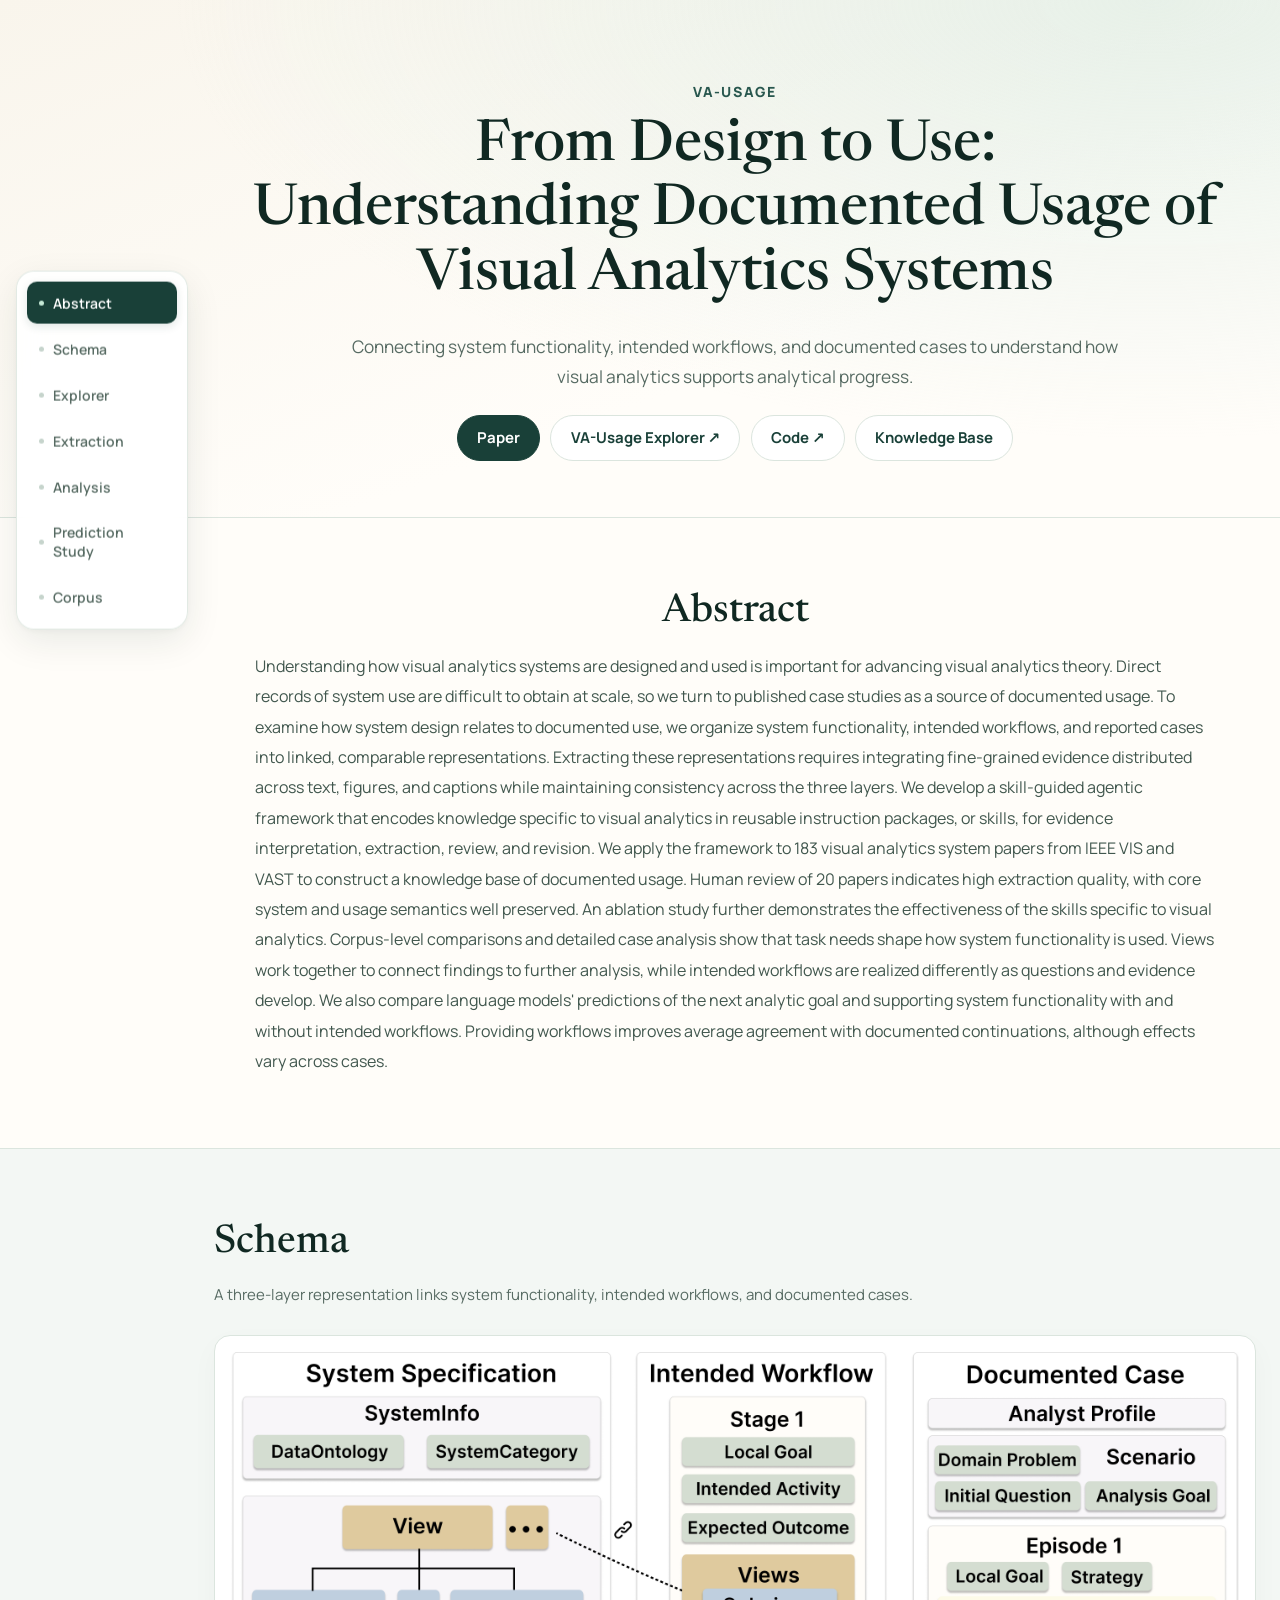
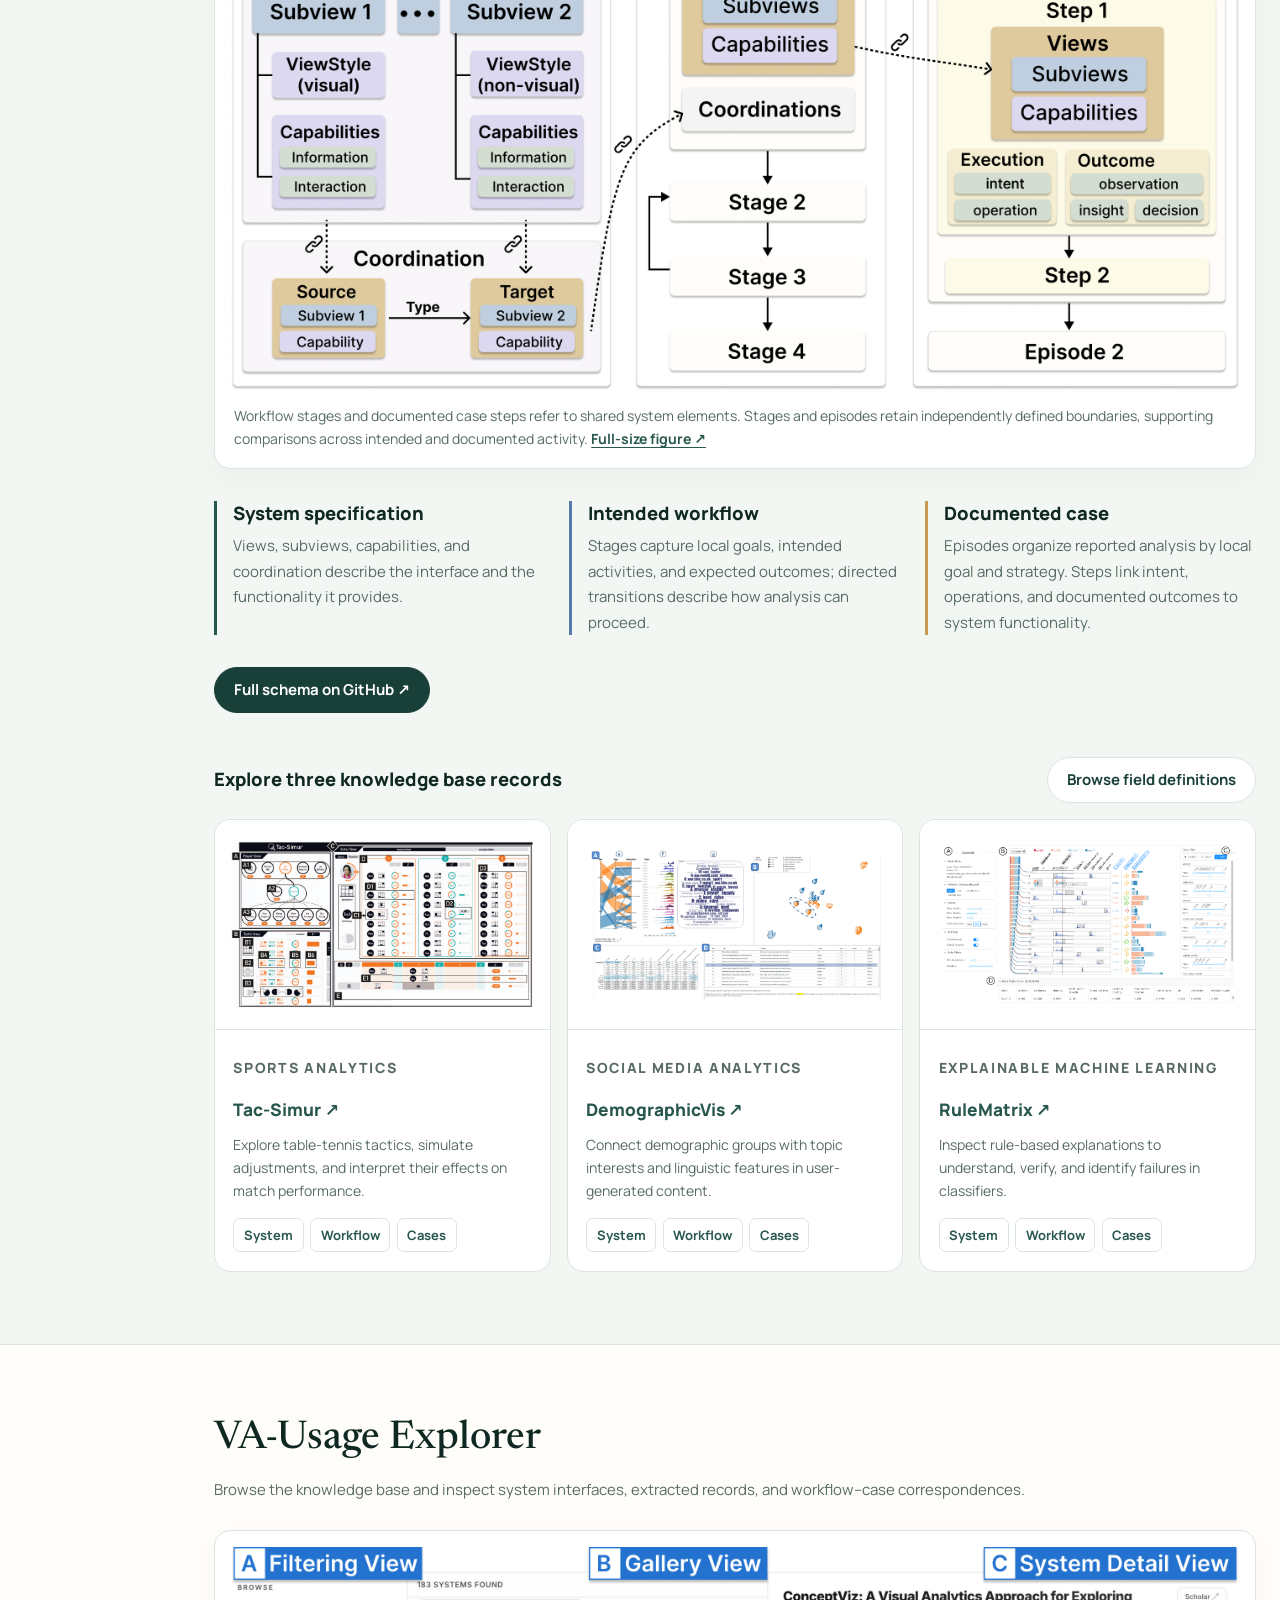
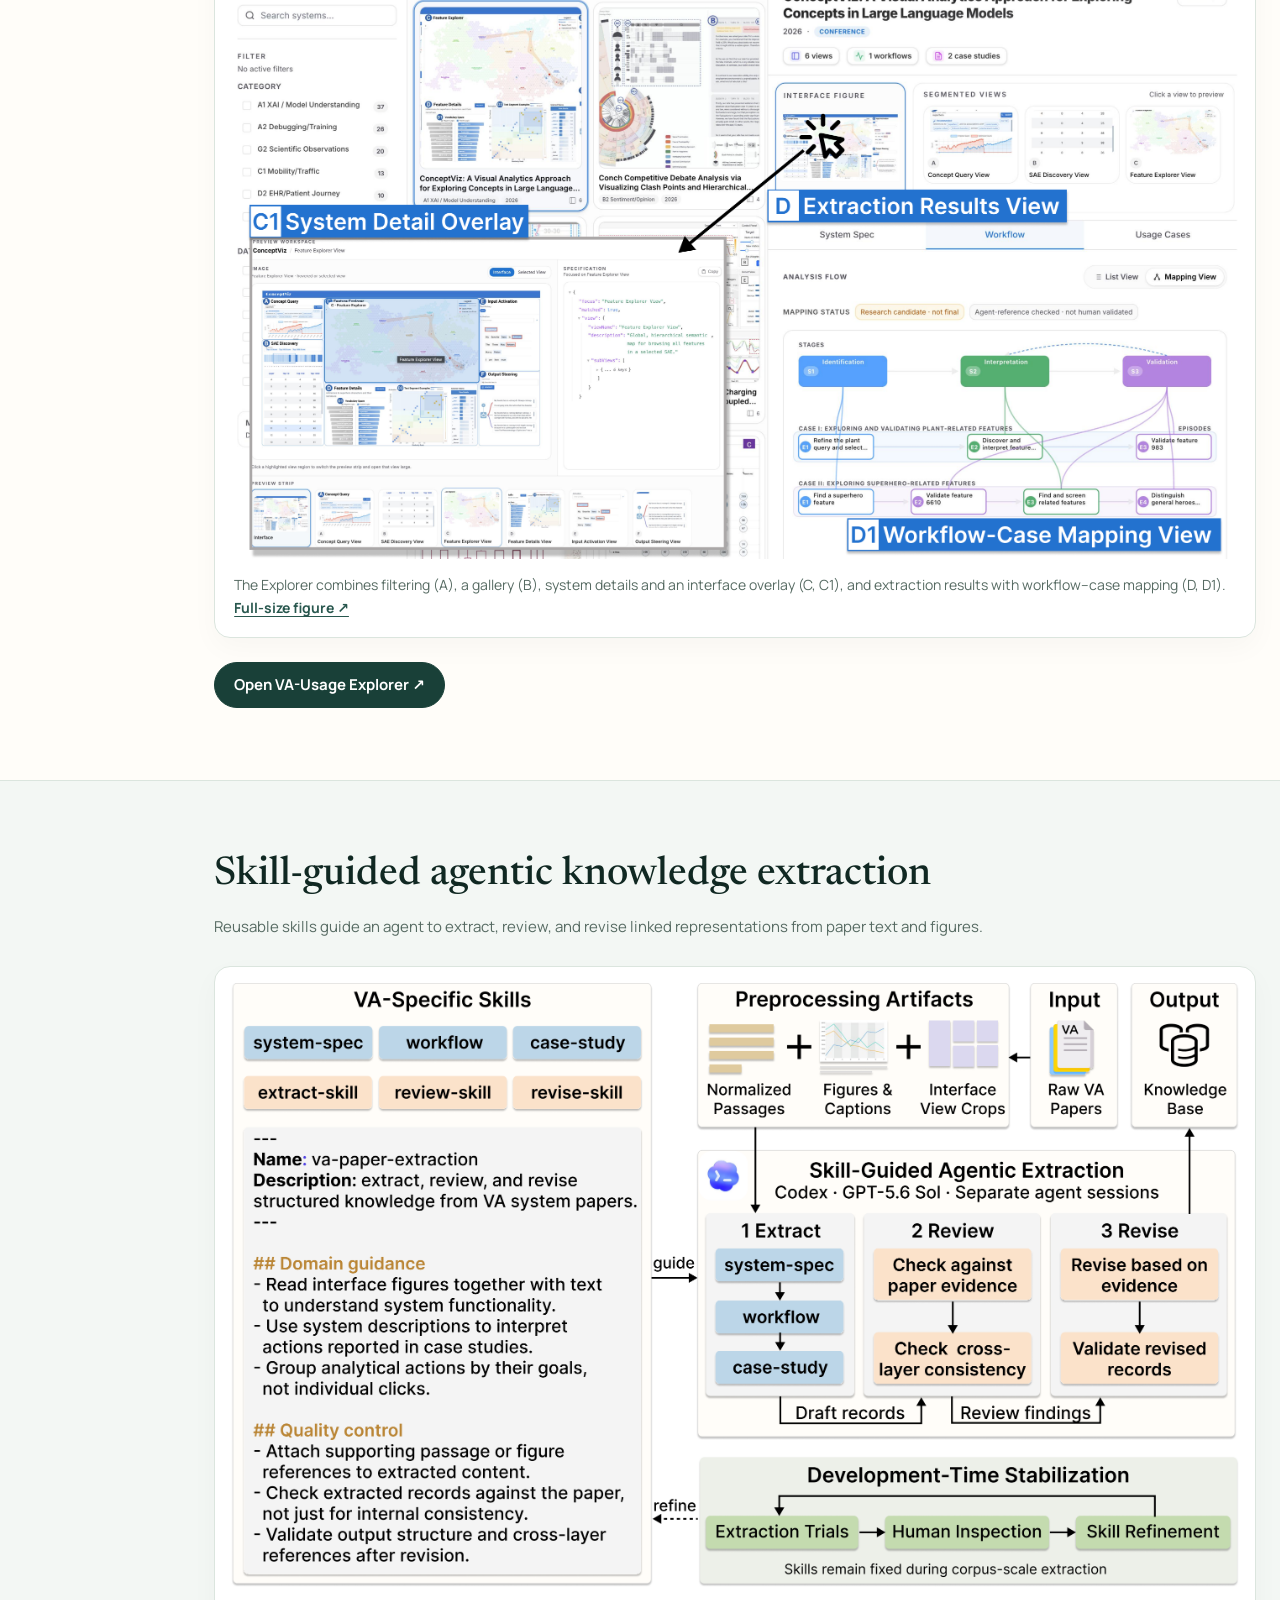
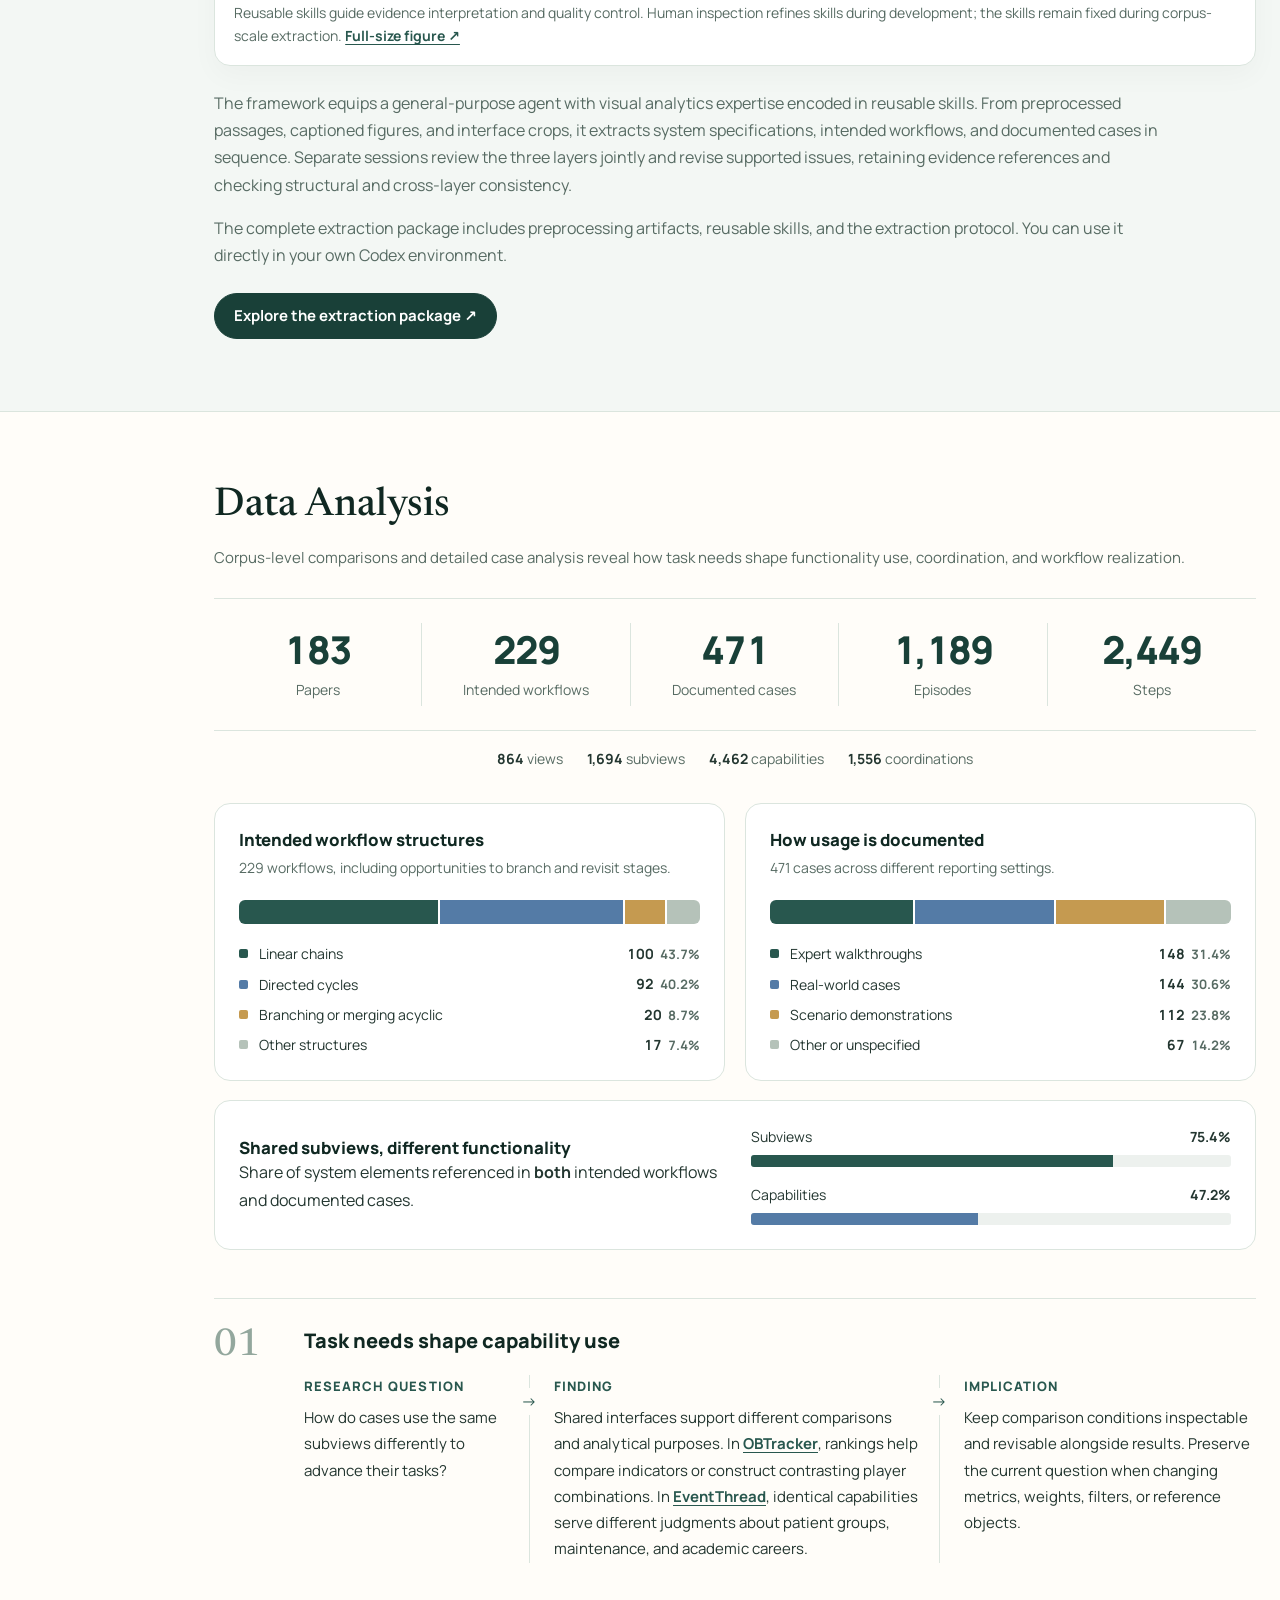
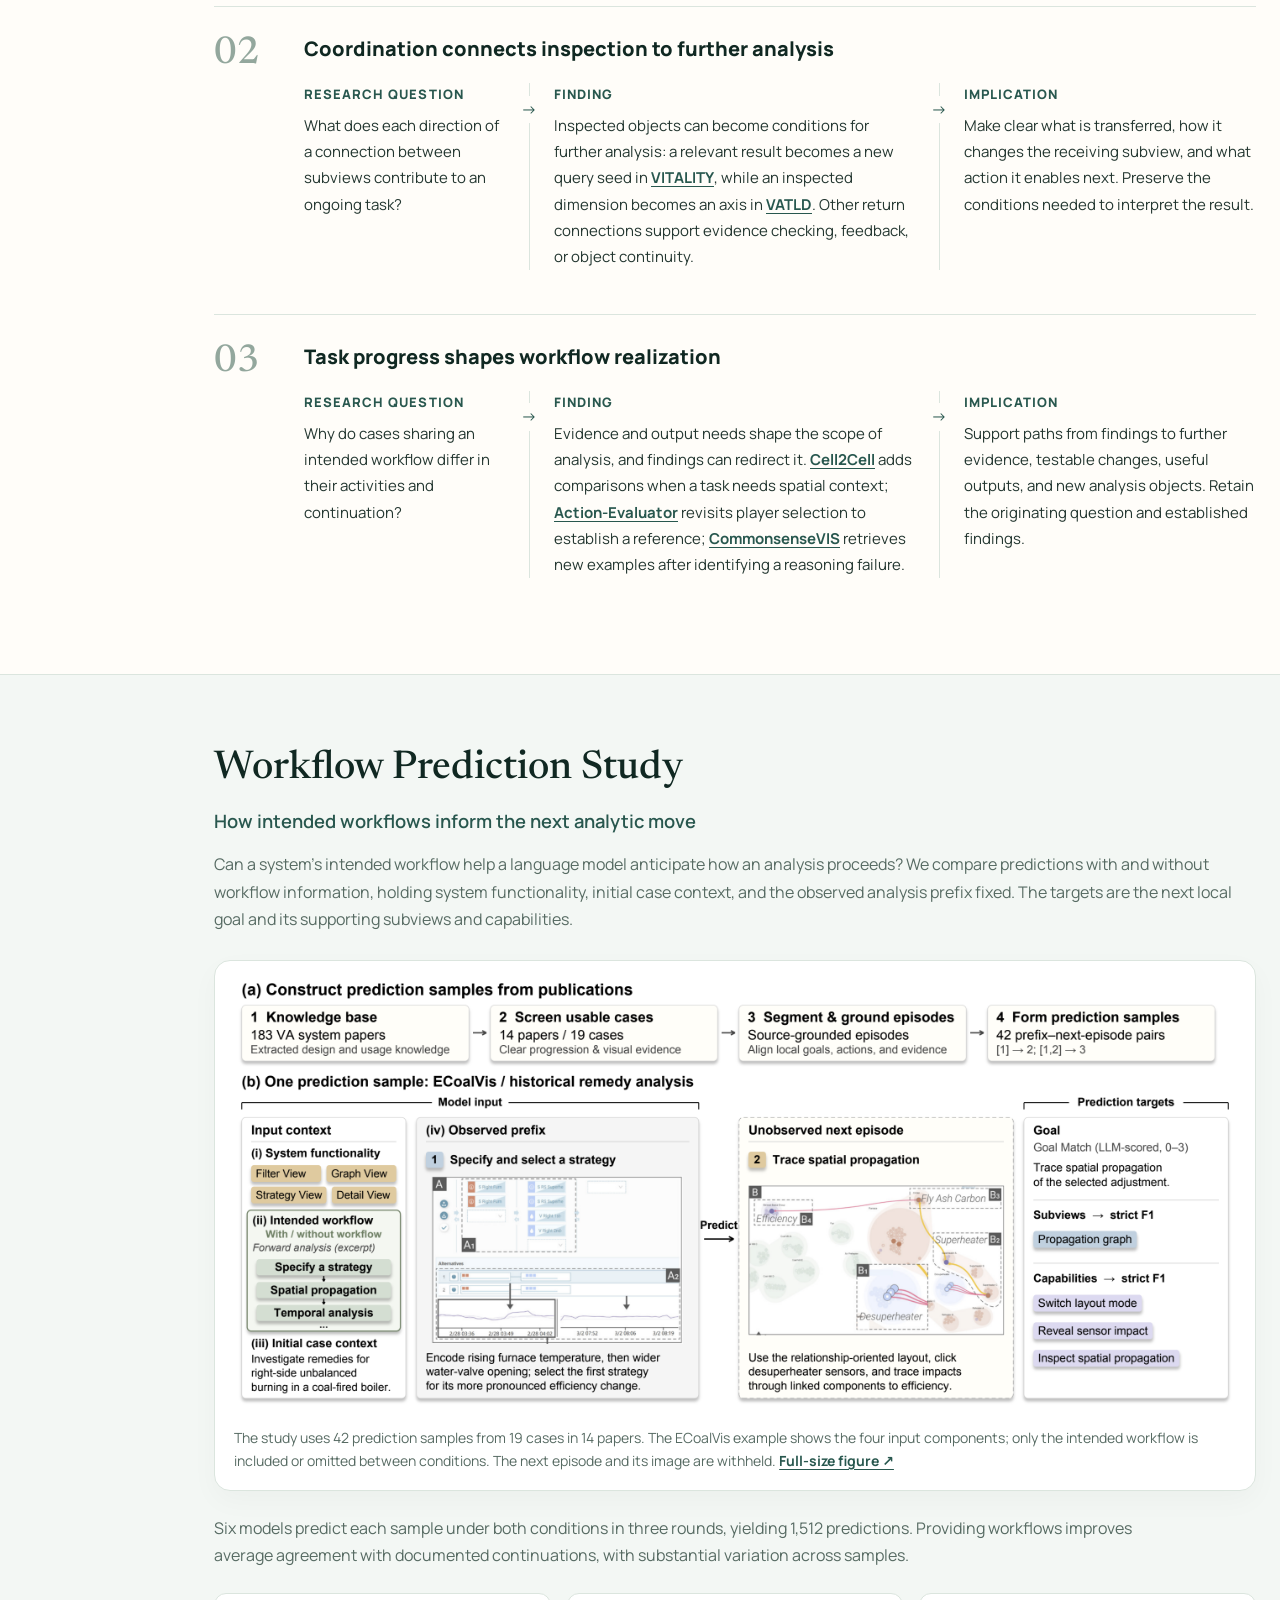
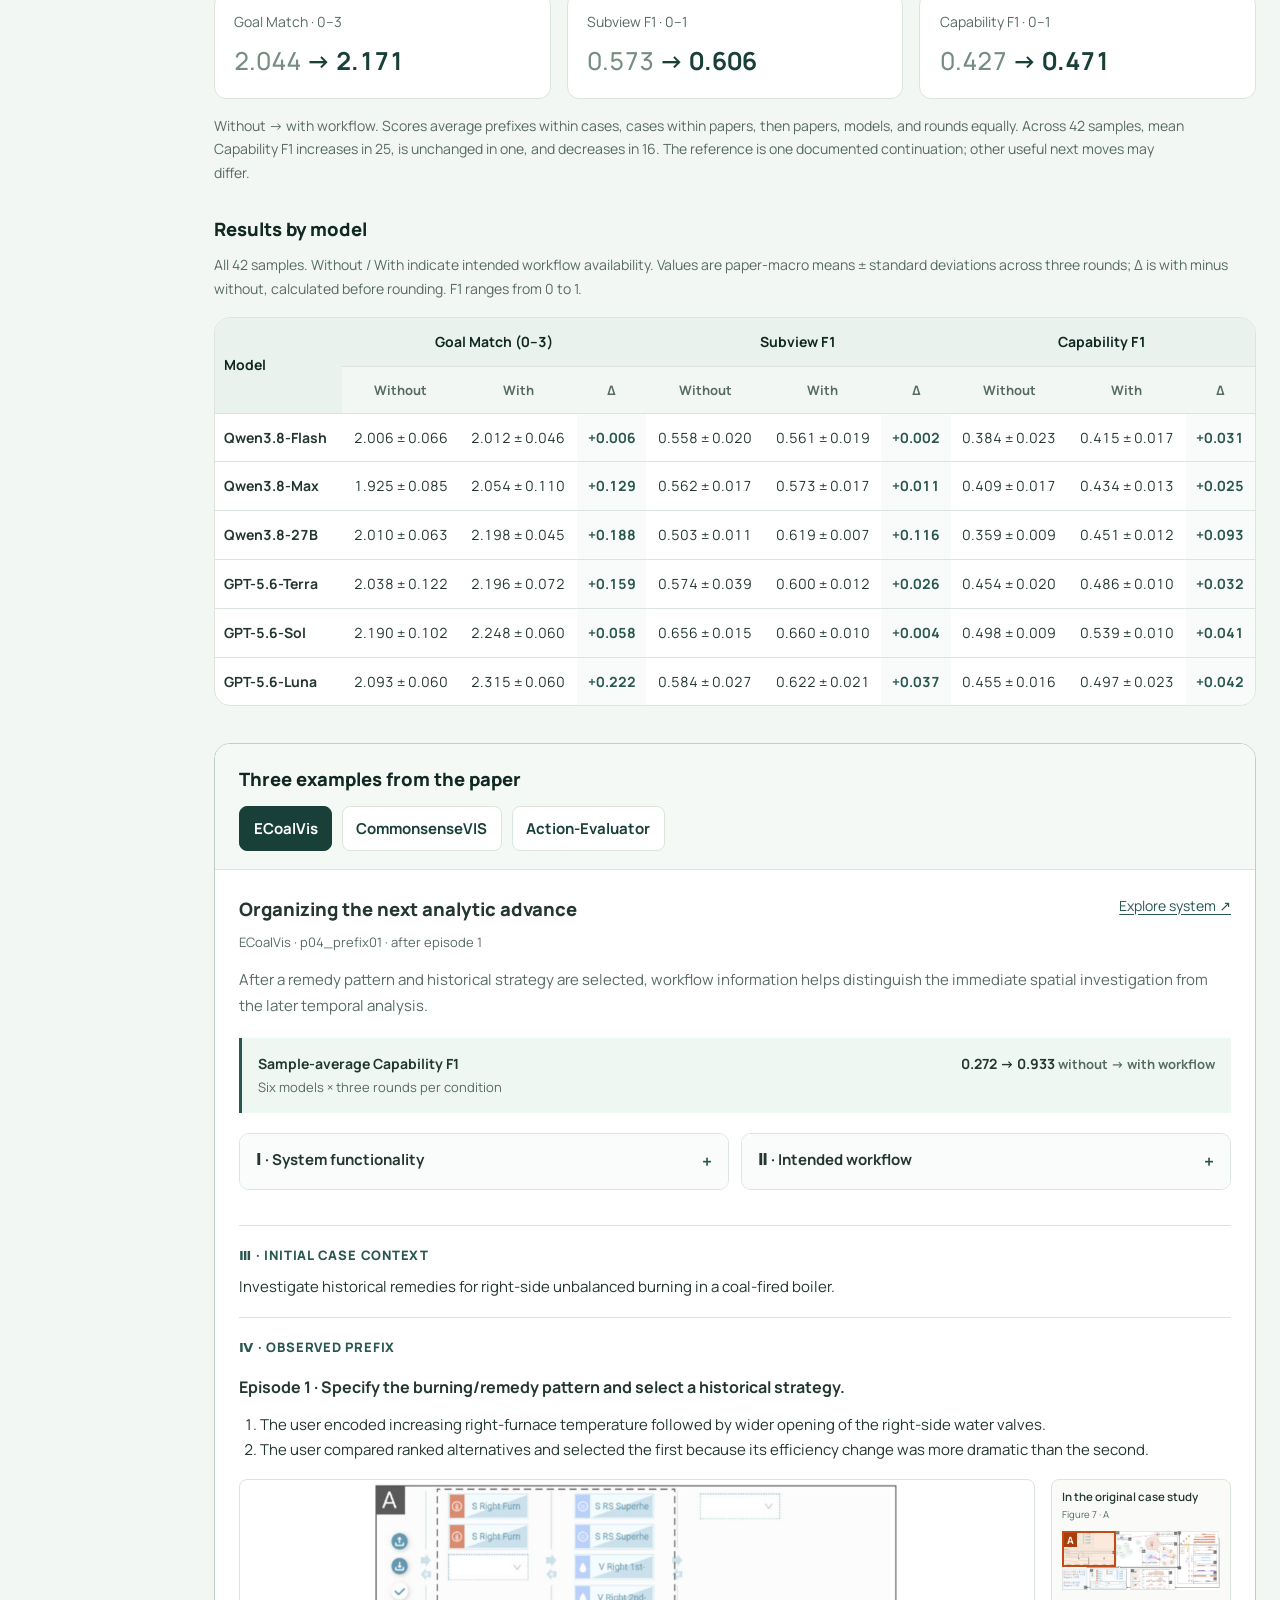
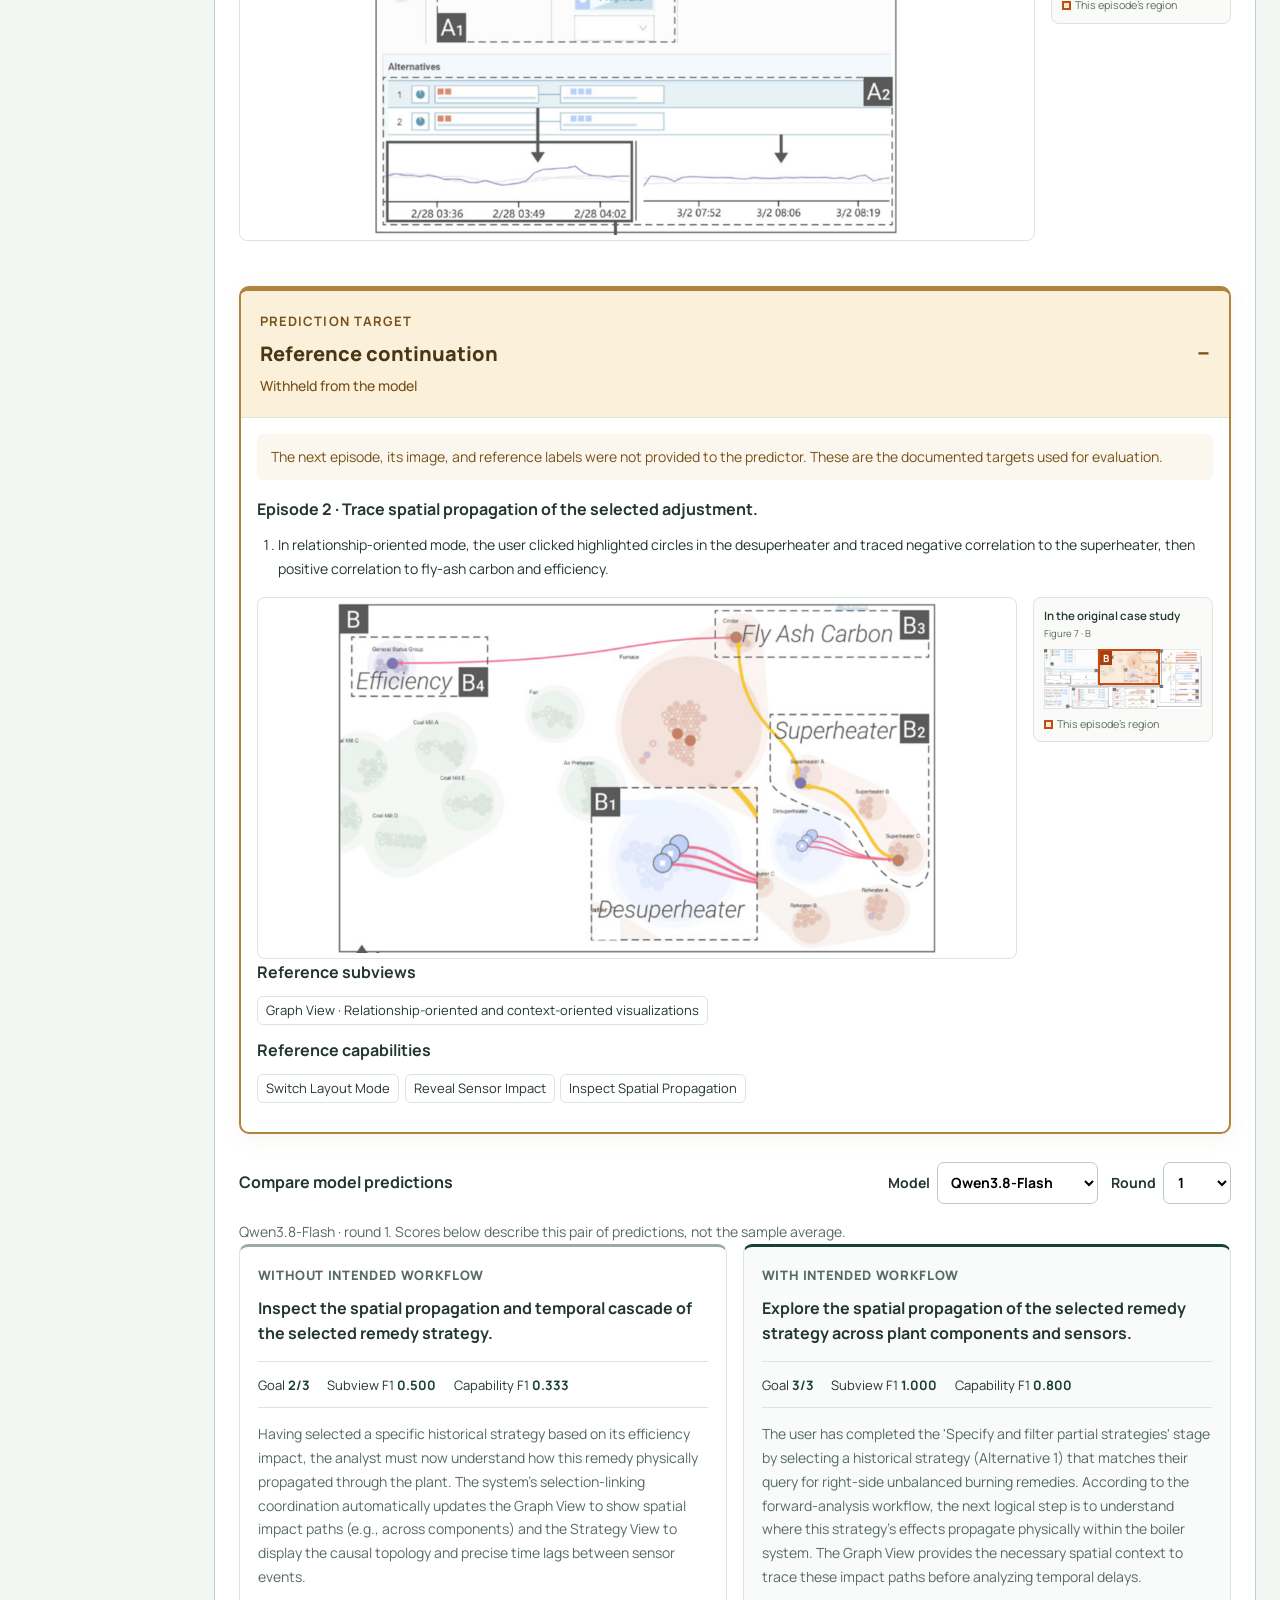
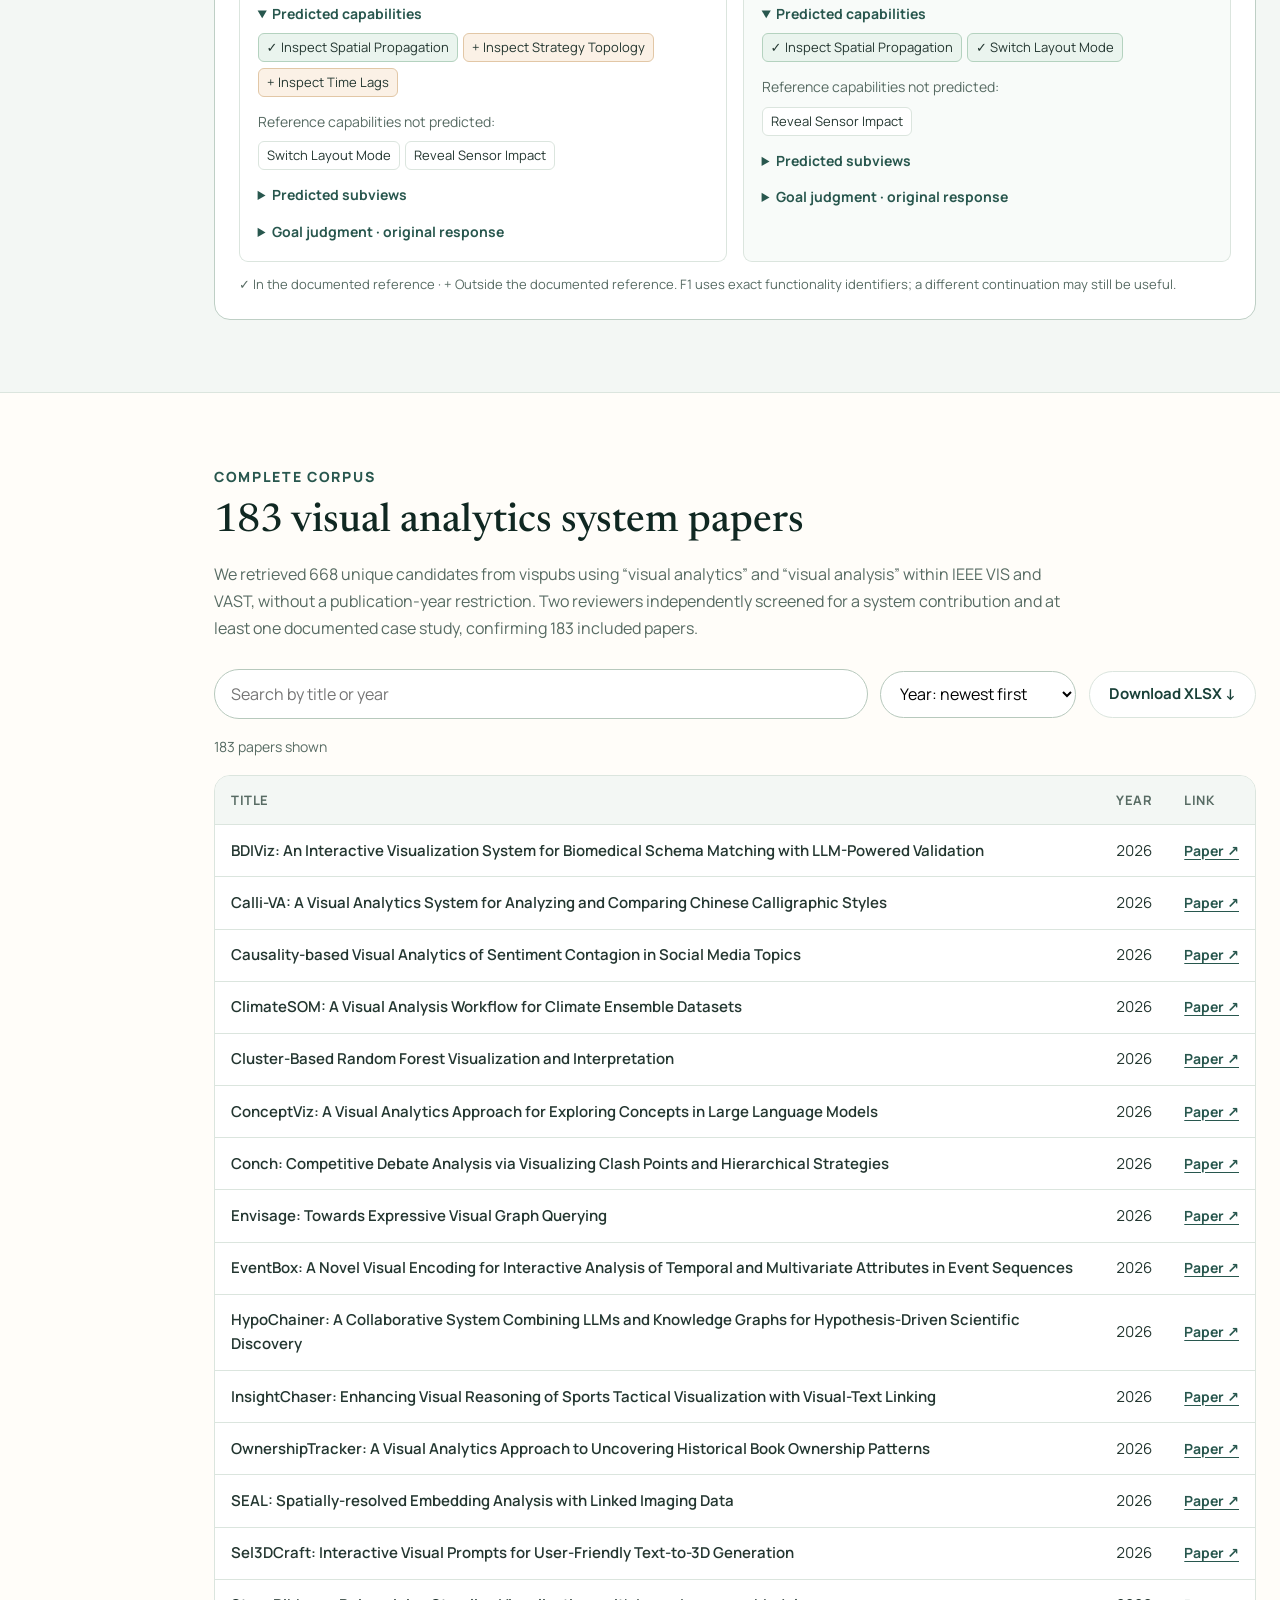
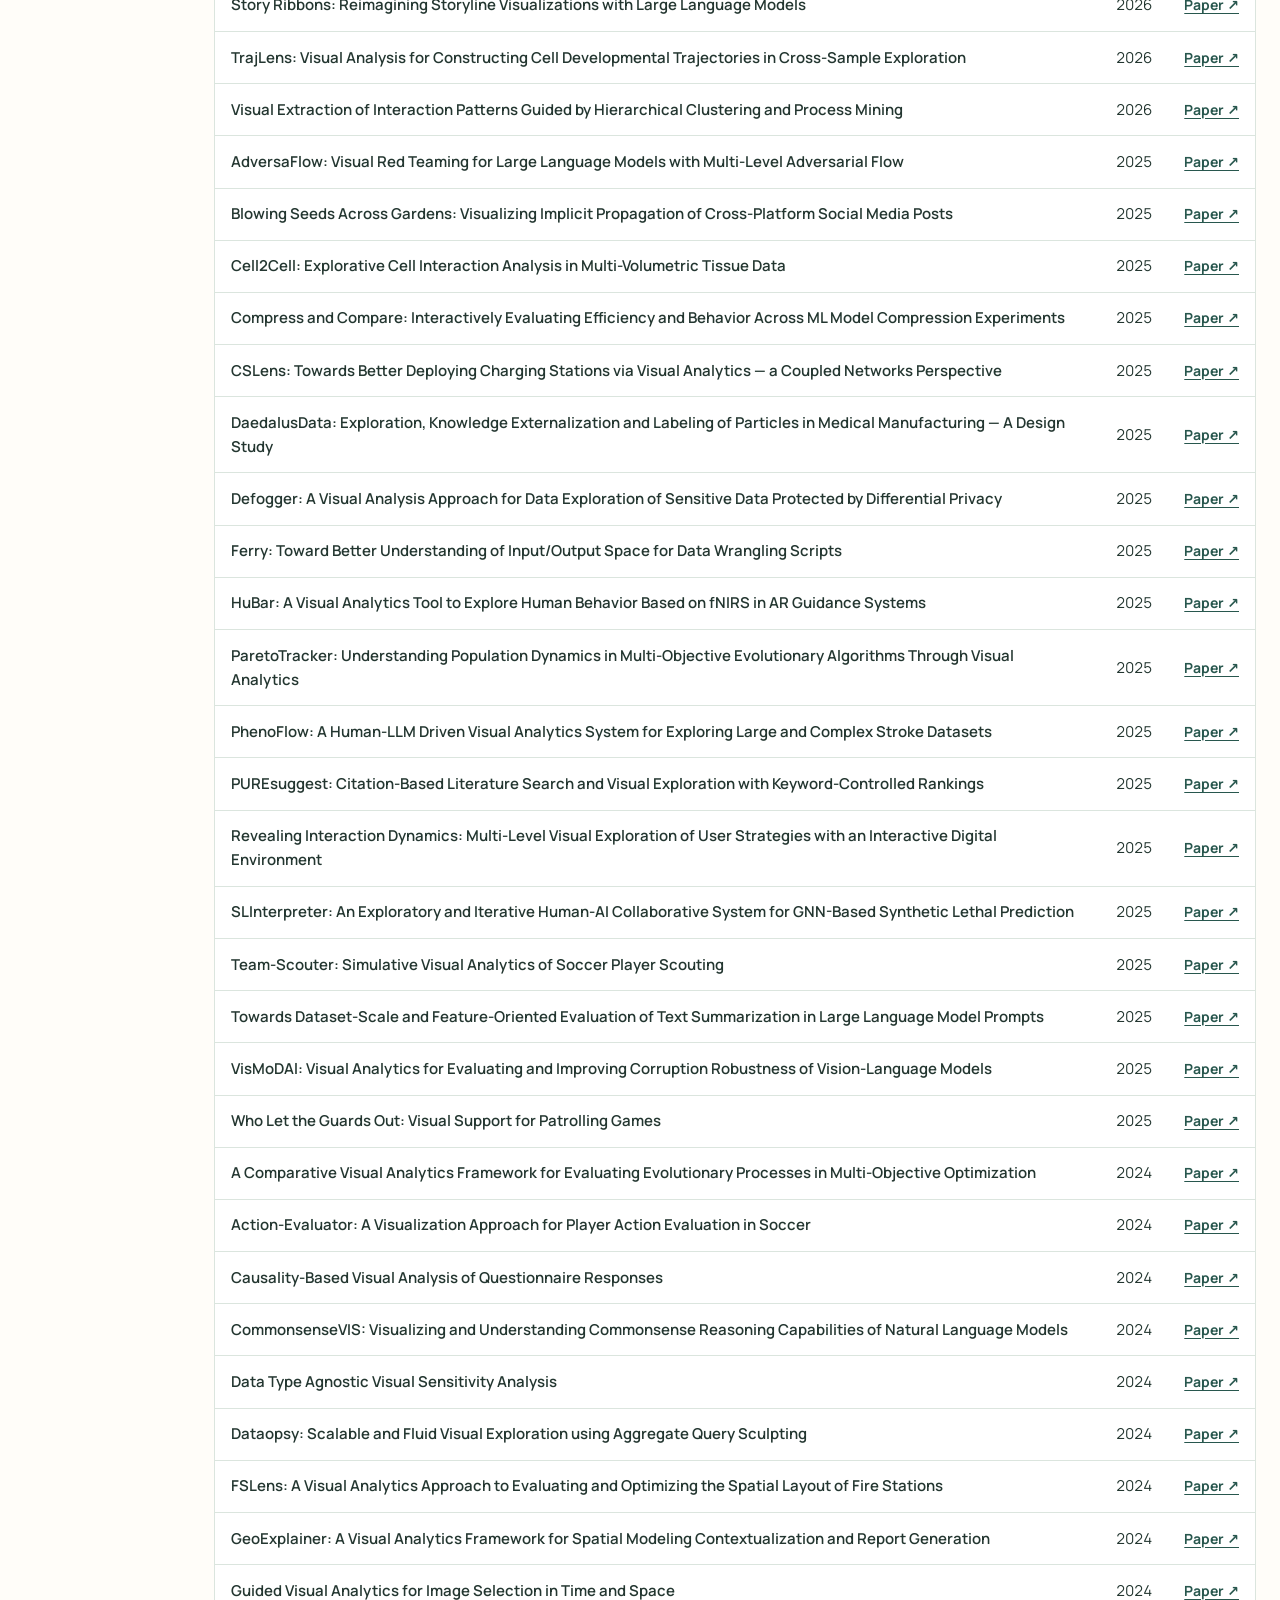
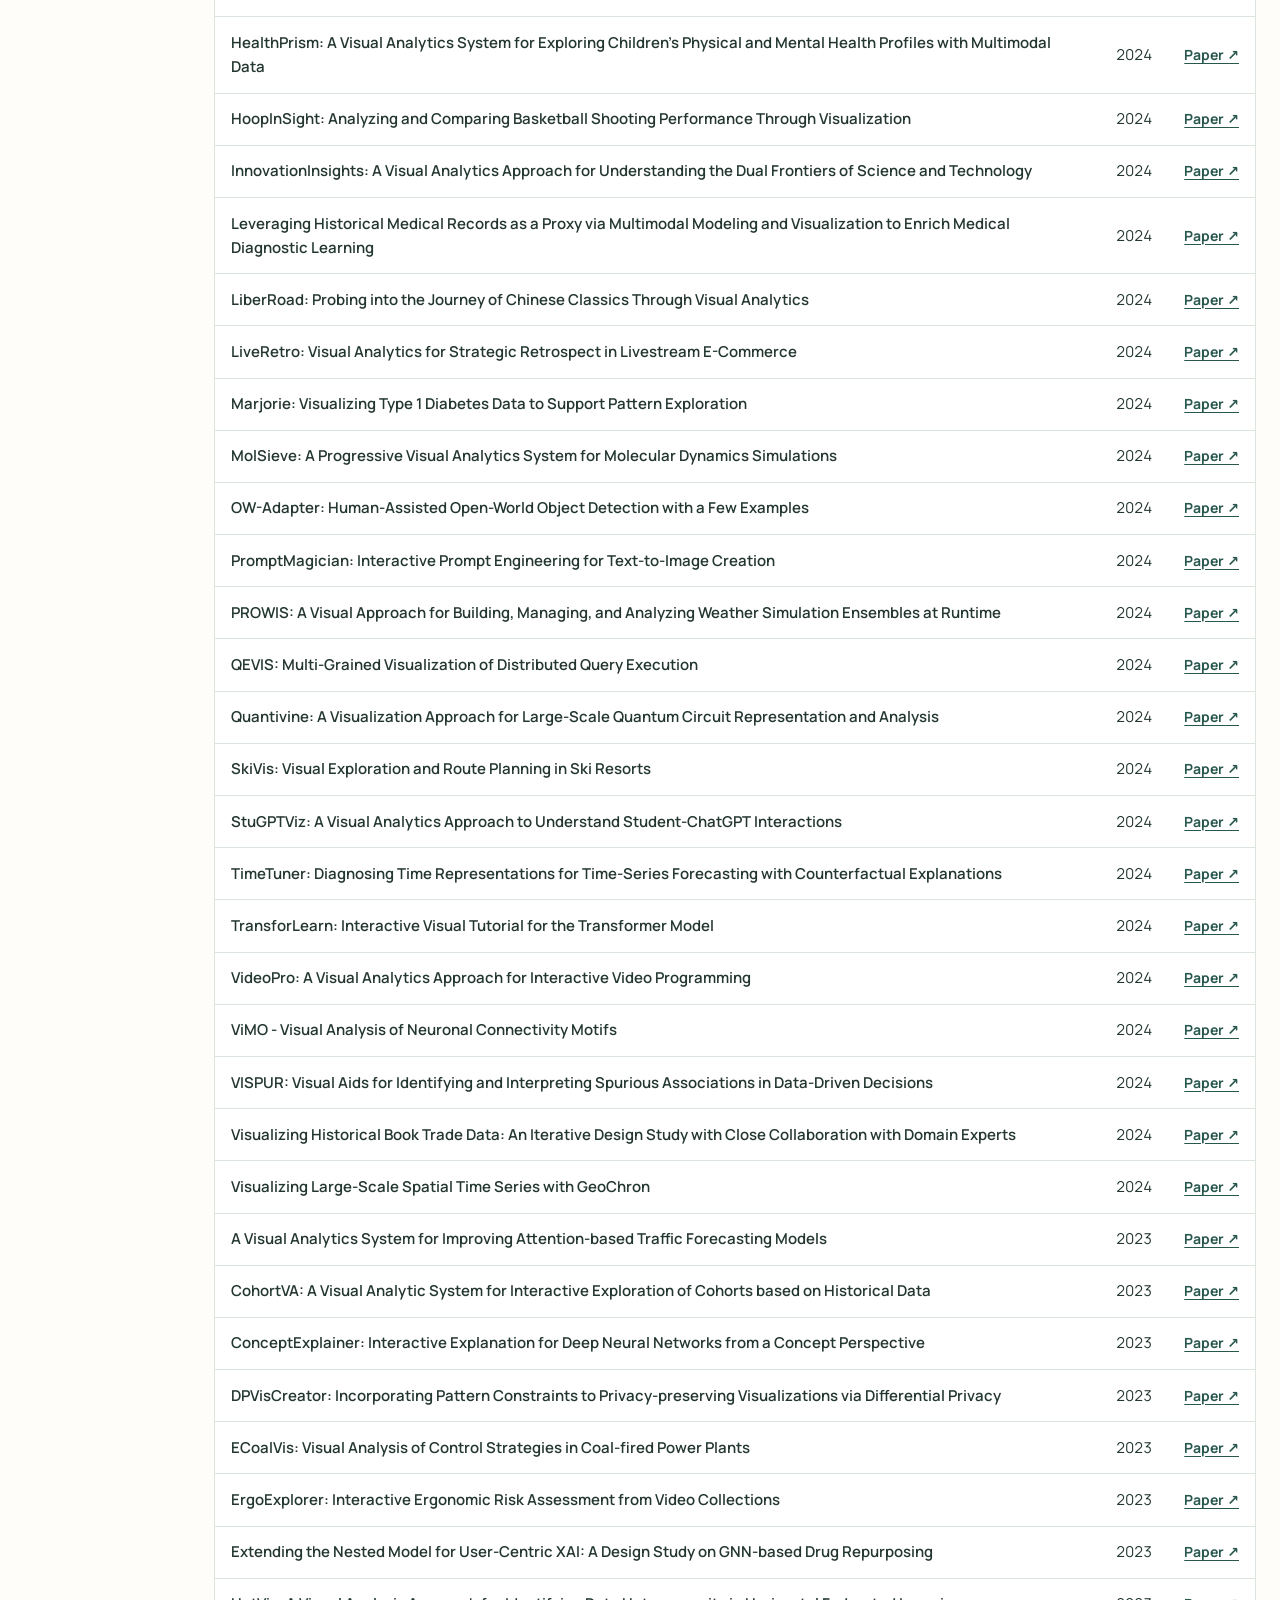
<file: index.html>
<!doctype html>
<html lang="en"><head><meta charset="utf-8"><meta name="viewport" content="width=device-width,initial-scale=1">
<title>From Design to Use: Understanding Documented Usage of Visual Analytics Systems | VA-Usage</title>
<meta name="title" content="From Design to Use: Understanding Documented Usage of Visual Analytics Systems"><meta name="description" content="A knowledge base of documented visual analytics usage from 183 IEEE VIS and VAST papers, linking system functionality, intended workflows, and reported cases.">
<meta name="keywords" content="visual analytics, documented usage, knowledge base, agentic extraction, intended workflow, next analytic move"><meta name="robots" content="index, follow">
<meta property="og:type" content="article"><meta property="og:site_name" content="VA-Usage"><meta property="og:title" content="From Design to Use: Understanding Documented Usage of Visual Analytics Systems"><meta property="og:description" content="Understanding how system design relates to documented use across 183 visual analytics papers."><meta property="og:image" content="static/images/schema.pdf.png">
<meta name="twitter:card" content="summary_large_image"><meta name="twitter:title" content="From Design to Use: Understanding Documented Usage of Visual Analytics Systems"><meta name="twitter:description" content="System functionality, intended workflows, and documented cases in one linked knowledge base."><meta name="twitter:image" content="static/images/schema.pdf.png"><meta name="theme-color" content="#194038">
<link rel="preconnect" href="https://fonts.googleapis.com"><link rel="preconnect" href="https://fonts.gstatic.com" crossorigin><link href="https://fonts.googleapis.com/css2?family=Manrope:wght@400;500;600;700;800&family=Newsreader:opsz,wght@6..72,500;6..72,700&display=swap" rel="stylesheet"><link rel="stylesheet" href="static/css/index.css?v=20260910-modal"><script defer src="static/js/index.js"></script><script defer src="static/js/prediction.js?v=20260910-modal"></script>
</head><body><a class="skip-link" href="#abstract">Skip to content</a>
<header class="hero"><div class="container"><p class="kicker">VA-Usage</p><h1>From Design to Use:<br>Understanding Documented Usage of Visual Analytics Systems</h1><p class="hero-summary">Connecting system functionality, intended workflows, and documented cases to understand how visual analytics supports analytical progress.</p><div class="actions"><button class="button primary paper-unavailable" type="button" aria-disabled="true">Paper</button><a class="button" href="https://va-usage.github.io/explorer/" target="_blank" rel="noopener">VA-Usage Explorer ↗</a><a class="button" href="https://github.com/Shan-yi-shuai/va-usage" target="_blank" rel="noopener">Code ↗</a><button class="button" type="button" id="open-knowledge-base">Knowledge Base</button></div></div></header>
<button class="button nav-toggle" type="button" aria-controls="page-navigation" aria-expanded="false">☰ Sections</button><button class="nav-backdrop" type="button" aria-label="Close navigation" hidden></button><nav class="section-nav" id="page-navigation" aria-label="Page sections"><div class="container"><a href="#abstract">Abstract</a><a href="#schema-design">Schema</a><a href="#explorer">Explorer</a><a href="#framework">Extraction</a><a href="#findings">Analysis</a><a href="#workflow-prediction">Prediction Study</a><a href="#corpus">Corpus</a></div></nav>
<main>
<section class="section" id="abstract"><div class="container abstract"><h2>Abstract</h2><p>Understanding how visual analytics systems are designed and used is important for advancing visual analytics theory. Direct records of system use are difficult to obtain at scale, so we turn to published case studies as a source of documented usage. To examine how system design relates to documented use, we organize system functionality, intended workflows, and reported cases into linked, comparable representations. Extracting these representations requires integrating fine-grained evidence distributed across text, figures, and captions while maintaining consistency across the three layers. We develop a skill-guided agentic framework that encodes knowledge specific to visual analytics in reusable instruction packages, or skills, for evidence interpretation, extraction, review, and revision. We apply the framework to 183 visual analytics system papers from IEEE VIS and VAST to construct a knowledge base of documented usage. Human review of 20 papers indicates high extraction quality, with core system and usage semantics well preserved. An ablation study further demonstrates the effectiveness of the skills specific to visual analytics. Corpus-level comparisons and detailed case analysis show that task needs shape how system functionality is used. Views work together to connect findings to further analysis, while intended workflows are realized differently as questions and evidence develop. We also compare language models&#x27; predictions of the next analytic goal and supporting system functionality with and without intended workflows. Providing workflows improves average agreement with documented continuations, although effects vary across cases.</p></div></section>
<section class="section tinted" id="schema-design"><div class="container"><div class="section-header"><h2>Schema</h2><p class="section-intro">A three-layer representation links system functionality, intended workflows, and documented cases.</p></div>
<figure class="paper-figure"><a href="assets/figures/schema.pdf" target="_blank" rel="noopener" aria-label="Open full-size figure: Three-layer schema: system specification, intended workflow, and documented case"><img src="static/images/schema.pdf.png" alt="Three-layer schema: system specification, intended workflow, and documented case" loading="lazy" decoding="async"></a><figcaption>Workflow stages and documented case steps refer to shared system elements. Stages and episodes retain independently defined boundaries, supporting comparisons across intended and documented activity. <a href="assets/figures/schema.pdf" target="_blank" rel="noopener">Full-size figure ↗</a></figcaption></figure>
<div class="layer-grid"><article class="layer"><h3>System specification</h3><p>Views, subviews, capabilities, and coordination describe the interface and the functionality it provides.</p></article><article class="layer"><h3>Intended workflow</h3><p>Stages capture local goals, intended activities, and expected outcomes; directed transitions describe how analysis can proceed.</p></article><article class="layer"><h3>Documented case</h3><p>Episodes organize reported analysis by local goal and strategy. Steps link intent, operations, and documented outcomes to system functionality.</p></article></div>
<div class="actions"><a class="button primary" href="https://github.com/Shan-yi-shuai/va-usage/tree/main/schemas" target="_blank" rel="noopener">Full schema on GitHub ↗</a></div><div class="examples-header"><h3>Explore three knowledge base records</h3><button type="button" class="button" id="open-schema">Browse field definitions</button></div><div class="example-grid"><article class="example-card"><a class="example-preview" href="https://va-usage.github.io/explorer/?sys=TacSimurTacticBased" target="_blank" rel="noopener" aria-label="Explore Tac-Simur"><img src="assets/2-schema/examples/TacSimurTacticBased/interface.png" alt="Tac-Simur system interface" loading="lazy" decoding="async"></a><div class="example-copy"><p class="kicker">Sports analytics</p><a class="example-name" href="https://va-usage.github.io/explorer/?sys=TacSimurTacticBased" target="_blank" rel="noopener">Tac-Simur ↗</a><p>Explore table-tennis tactics, simulate adjustments, and interpret their effects on match performance.</p><div class="example-links"><a href="assets/2-schema/examples/TacSimurTacticBased/system-spec.json" target="_blank" rel="noopener">System</a><a href="assets/2-schema/examples/TacSimurTacticBased/paper-workflow-spec.json" target="_blank" rel="noopener">Workflow</a><a href="assets/2-schema/examples/TacSimurTacticBased/paper-usage-spec.json" target="_blank" rel="noopener">Cases</a></div></div></article><article class="example-card"><a class="example-preview" href="https://va-usage.github.io/explorer/?sys=DemographicVis" target="_blank" rel="noopener" aria-label="Explore DemographicVis"><img src="assets/2-schema/examples/DemographicVis/interface.png" alt="DemographicVis system interface" loading="lazy" decoding="async"></a><div class="example-copy"><p class="kicker">Social media analytics</p><a class="example-name" href="https://va-usage.github.io/explorer/?sys=DemographicVis" target="_blank" rel="noopener">DemographicVis ↗</a><p>Connect demographic groups with topic interests and linguistic features in user-generated content.</p><div class="example-links"><a href="assets/2-schema/examples/DemographicVis/system-spec.json" target="_blank" rel="noopener">System</a><a href="assets/2-schema/examples/DemographicVis/paper-workflow-spec.json" target="_blank" rel="noopener">Workflow</a><a href="assets/2-schema/examples/DemographicVis/paper-usage-spec.json" target="_blank" rel="noopener">Cases</a></div></div></article><article class="example-card"><a class="example-preview" href="https://va-usage.github.io/explorer/?sys=RuleMatrix" target="_blank" rel="noopener" aria-label="Explore RuleMatrix"><img src="assets/2-schema/examples/RuleMatrix/interface.png" alt="RuleMatrix system interface" loading="lazy" decoding="async"></a><div class="example-copy"><p class="kicker">Explainable machine learning</p><a class="example-name" href="https://va-usage.github.io/explorer/?sys=RuleMatrix" target="_blank" rel="noopener">RuleMatrix ↗</a><p>Inspect rule-based explanations to understand, verify, and identify failures in classifiers.</p><div class="example-links"><a href="assets/2-schema/examples/RuleMatrix/system-spec.json" target="_blank" rel="noopener">System</a><a href="assets/2-schema/examples/RuleMatrix/paper-workflow-spec.json" target="_blank" rel="noopener">Workflow</a><a href="assets/2-schema/examples/RuleMatrix/paper-usage-spec.json" target="_blank" rel="noopener">Cases</a></div></div></article></div></div></section>
<section class="section" id="explorer"><div class="container"><div class="section-header"><h2>VA-Usage Explorer</h2><p class="section-intro">Browse the knowledge base and inspect system interfaces, extracted records, and workflow–case correspondences.</p></div>
<figure class="paper-figure"><a href="assets/figures/explorer.pdf" target="_blank" rel="noopener" aria-label="Open full-size figure: VA-Usage Explorer with filtering, gallery, system detail, extraction results, and workflow–case mapping views"><img src="static/images/explorer.pdf.png" alt="VA-Usage Explorer with filtering, gallery, system detail, extraction results, and workflow–case mapping views" loading="lazy" decoding="async"></a><figcaption>The Explorer combines filtering (A), a gallery (B), system details and an interface overlay (C, C1), and extraction results with workflow–case mapping (D, D1). <a href="assets/figures/explorer.pdf" target="_blank" rel="noopener">Full-size figure ↗</a></figcaption></figure>
<div class="actions"><a class="button primary" href="https://va-usage.github.io/explorer/" target="_blank" rel="noopener">Open VA-Usage Explorer ↗</a></div></div></section>
<section class="section tinted" id="framework"><div class="container"><div class="section-header"><h2>Skill-guided agentic knowledge extraction</h2><p class="section-intro">Reusable skills guide an agent to extract, review, and revise linked representations from paper text and figures.</p></div>
<figure class="paper-figure"><a href="assets/figures/extraction.pdf" target="_blank" rel="noopener" aria-label="Open full-size figure: VA-specific skills guide separate extraction, review, and revision sessions"><img src="static/images/extraction.pdf.png" alt="VA-specific skills guide separate extraction, review, and revision sessions" loading="lazy" decoding="async"></a><figcaption>Reusable skills guide evidence interpretation and quality control. Human inspection refines skills during development; the skills remain fixed during corpus-scale extraction. <a href="assets/figures/extraction.pdf" target="_blank" rel="noopener">Full-size figure ↗</a></figcaption></figure>
<p class="intro-copy">The framework equips a general-purpose agent with visual analytics expertise encoded in reusable skills. From preprocessed passages, captioned figures, and interface crops, it extracts system specifications, intended workflows, and documented cases in sequence. Separate sessions review the three layers jointly and revise supported issues, retaining evidence references and checking structural and cross-layer consistency.</p><p class="intro-copy">The complete extraction package includes preprocessing artifacts, reusable skills, and the extraction protocol. You can use it directly in your own Codex environment.</p><div class="actions"><a class="button primary" href="https://github.com/Shan-yi-shuai/va-usage" target="_blank" rel="noopener">Explore the extraction package ↗</a></div></div></section>
<section class="section" id="findings"><div class="container"><div class="section-header"><h2>Data Analysis</h2><p class="section-intro">Corpus-level comparisons and detailed case analysis reveal how task needs shape functionality use, coordination, and workflow realization.</p></div>
<div class="stats-strip" aria-label="Knowledge base contents"><div class="stat"><strong>183</strong><span>Papers</span></div><div class="stat"><strong>229</strong><span>Intended workflows</span></div><div class="stat"><strong>471</strong><span>Documented cases</span></div><div class="stat"><strong>1,189</strong><span>Episodes</span></div><div class="stat"><strong>2,449</strong><span>Steps</span></div></div><div class="system-counts"><span><b>864</b> views</span><span><b>1,694</b> subviews</span><span><b>4,462</b> capabilities</span><span><b>1,556</b> coordinations</span></div>
<div class="chart-grid"><figure class="chart-card"><h3>Intended workflow structures</h3><p>229 workflows, including opportunities to branch and revisit stages.</p><div class="stacked-bar" aria-hidden="true"><span style="width:43.66812%;background:#28574e" title="Linear chains: 100 (43.7%)"></span><span style="width:40.17467%;background:#547ba6" title="Directed cycles: 92 (40.2%)"></span><span style="width:8.73362%;background:#c59a50" title="Branching or merging acyclic: 20 (8.7%)"></span><span style="width:7.42358%;background:#b5c2b9" title="Other structures: 17 (7.4%)"></span></div><figcaption class="chart-legend"><div class="legend-row"><i style="background:#28574e" aria-hidden="true"></i><span>Linear chains</span><b>100 <small>43.7%</small></b></div><div class="legend-row"><i style="background:#547ba6" aria-hidden="true"></i><span>Directed cycles</span><b>92 <small>40.2%</small></b></div><div class="legend-row"><i style="background:#c59a50" aria-hidden="true"></i><span>Branching or merging acyclic</span><b>20 <small>8.7%</small></b></div><div class="legend-row"><i style="background:#b5c2b9" aria-hidden="true"></i><span>Other structures</span><b>17 <small>7.4%</small></b></div></figcaption></figure><figure class="chart-card"><h3>How usage is documented</h3><p>471 cases across different reporting settings.</p><div class="stacked-bar" aria-hidden="true"><span style="width:31.42251%;background:#28574e" title="Expert walkthroughs: 148 (31.4%)"></span><span style="width:30.57325%;background:#547ba6" title="Real-world cases: 144 (30.6%)"></span><span style="width:23.77919%;background:#c59a50" title="Scenario demonstrations: 112 (23.8%)"></span><span style="width:14.22505%;background:#b5c2b9" title="Other or unspecified: 67 (14.2%)"></span></div><figcaption class="chart-legend"><div class="legend-row"><i style="background:#28574e" aria-hidden="true"></i><span>Expert walkthroughs</span><b>148 <small>31.4%</small></b></div><div class="legend-row"><i style="background:#547ba6" aria-hidden="true"></i><span>Real-world cases</span><b>144 <small>30.6%</small></b></div><div class="legend-row"><i style="background:#c59a50" aria-hidden="true"></i><span>Scenario demonstrations</span><b>112 <small>23.8%</small></b></div><div class="legend-row"><i style="background:#b5c2b9" aria-hidden="true"></i><span>Other or unspecified</span><b>67 <small>14.2%</small></b></div></figcaption></figure>
<figure class="chart-card coverage-card"><div><h3>Shared subviews, different functionality</h3><p>Share of system elements referenced in <strong>both</strong> intended workflows and documented cases.</p></div><div><div class="coverage-row"><div class="coverage-label"><span>Subviews</span><strong>75.4%</strong></div><div class="coverage-track" aria-hidden="true"><div class="coverage-fill" style="width:75.4%"></div></div></div><div class="coverage-row"><div class="coverage-label"><span>Capabilities</span><strong>47.2%</strong></div><div class="coverage-track" aria-hidden="true"><div class="coverage-fill" style="width:47.2%;background:#547ba6"></div></div></div></div></figure></div>
<div class="findings"><article class="finding"><div class="finding-number" aria-hidden="true">01</div><div><h3>Task needs shape capability use</h3><dl class="finding-flow"><div><dt>Research question</dt><dd>How do cases use the same subviews differently to advance their tasks?</dd></div><div><dt>Finding</dt><dd>Shared interfaces support different comparisons and analytical purposes. In <a href="https://va-usage.github.io/explorer/?sys=OBTracker" target="_blank" rel="noopener">OBTracker</a>, rankings help compare indicators or construct contrasting player combinations. In <a href="https://va-usage.github.io/explorer/?sys=EventThread" target="_blank" rel="noopener">EventThread</a>, identical capabilities serve different judgments about patient groups, maintenance, and academic careers.</dd></div><div><dt>Implication</dt><dd>Keep comparison conditions inspectable and revisable alongside results. Preserve the current question when changing metrics, weights, filters, or reference objects.</dd></div></dl></div></article><article class="finding"><div class="finding-number" aria-hidden="true">02</div><div><h3>Coordination connects inspection to further analysis</h3><dl class="finding-flow"><div><dt>Research question</dt><dd>What does each direction of a connection between subviews contribute to an ongoing task?</dd></div><div><dt>Finding</dt><dd>Inspected objects can become conditions for further analysis: a relevant result becomes a new query seed in <a href="https://va-usage.github.io/explorer/?sys=VITALITY" target="_blank" rel="noopener">VITALITY</a>, while an inspected dimension becomes an axis in <a href="https://va-usage.github.io/explorer/?sys=VATLD" target="_blank" rel="noopener">VATLD</a>. Other return connections support evidence checking, feedback, or object continuity.</dd></div><div><dt>Implication</dt><dd>Make clear what is transferred, how it changes the receiving subview, and what action it enables next. Preserve the conditions needed to interpret the result.</dd></div></dl></div></article><article class="finding"><div class="finding-number" aria-hidden="true">03</div><div><h3>Task progress shapes workflow realization</h3><dl class="finding-flow"><div><dt>Research question</dt><dd>Why do cases sharing an intended workflow differ in their activities and continuation?</dd></div><div><dt>Finding</dt><dd>Evidence and output needs shape the scope of analysis, and findings can redirect it. <a href="https://va-usage.github.io/explorer/?sys=Cell2Cell" target="_blank" rel="noopener">Cell2Cell</a> adds comparisons when a task needs spatial context; <a href="https://va-usage.github.io/explorer/?sys=ActionEvaluator" target="_blank" rel="noopener">Action-Evaluator</a> revisits player selection to establish a reference; <a href="https://va-usage.github.io/explorer/?sys=CommonsenseVIS" target="_blank" rel="noopener">CommonsenseVIS</a> retrieves new examples after identifying a reasoning failure.</dd></div><div><dt>Implication</dt><dd>Support paths from findings to further evidence, testable changes, useful outputs, and new analysis objects. Retain the originating question and established findings.</dd></div></dl></div></article></div></div></section>
<section class="section tinted" id="workflow-prediction"><div class="container"><div class="section-header"><h2>Workflow Prediction Study</h2><p class="study-subtitle">How intended workflows inform the next analytic move</p><p>Can a system’s intended workflow help a language model anticipate how an analysis proceeds? We compare predictions with and without workflow information, holding system functionality, initial case context, and the observed analysis prefix fixed. The targets are the next local goal and its supporting subviews and capabilities.</p></div>
<figure class="paper-figure"><a href="assets/figures/benchmark-construction-ecoalvis.pdf" target="_blank" rel="noopener" aria-label="Open full-size figure: Construction of prediction samples and controlled workflow comparison, illustrated with ECoalVis"><img src="static/images/benchmark-construction-ecoalvis.pdf.png" alt="Construction of prediction samples and controlled workflow comparison, illustrated with ECoalVis" loading="lazy" decoding="async"></a><figcaption>The study uses 42 prediction samples from 19 cases in 14 papers. The ECoalVis example shows the four input components; only the intended workflow is included or omitted between conditions. The next episode and its image are withheld. <a href="assets/figures/benchmark-construction-ecoalvis.pdf" target="_blank" rel="noopener">Full-size figure ↗</a></figcaption></figure>
<p class="intro-copy">Six models predict each sample under both conditions in three rounds, yielding 1,512 predictions. Providing workflows improves average agreement with documented continuations, with substantial variation across samples.</p>
<div class="study-results" aria-label="Average results without then with workflow"><div class="result"><span>Goal Match · 0–3</span><strong><i>2.044</i> → 2.171</strong></div><div class="result"><span>Subview F1 · 0–1</span><strong><i>0.573</i> → 0.606</strong></div><div class="result"><span>Capability F1 · 0–1</span><strong><i>0.427</i> → 0.471</strong></div></div>
<p class="study-note">Without → with workflow. Scores average prefixes within cases, cases within papers, then papers, models, and rounds equally. Across 42 samples, mean Capability F1 increases in 25, is unchanged in one, and decreases in 16. The reference is one documented continuation; other useful next moves may differ.</p>
<div class="model-results"><h3>Results by model</h3><p id="model-results-description" class="small muted">All 42 samples. Without / With indicate intended workflow availability. Values are paper-macro means ± standard deviations across three rounds; Δ is with minus without, calculated before rounding. F1 ranges from 0 to 1.</p><div class="table-shell model-results-scroll" role="region" aria-label="Model test results" tabindex="0"><table class="model-results-table" aria-describedby="model-results-description"><thead><tr><th scope="col" rowspan="2">Model</th><th scope="colgroup" colspan="3">Goal Match (0–3)</th><th scope="colgroup" colspan="3">Subview F1</th><th scope="colgroup" colspan="3">Capability F1</th></tr><tr><th scope="col">Without</th><th scope="col">With</th><th scope="col">Δ</th><th scope="col">Without</th><th scope="col">With</th><th scope="col">Δ</th><th scope="col">Without</th><th scope="col">With</th><th scope="col">Δ</th></tr></thead><tbody><tr><th scope="row">Qwen3.8-Flash</th><td>2.006 ± 0.066</td><td>2.012 ± 0.046</td><td class="delta">+0.006</td><td>0.558 ± 0.020</td><td>0.561 ± 0.019</td><td class="delta">+0.002</td><td>0.384 ± 0.023</td><td>0.415 ± 0.017</td><td class="delta">+0.031</td></tr><tr><th scope="row">Qwen3.8-Max</th><td>1.925 ± 0.085</td><td>2.054 ± 0.110</td><td class="delta">+0.129</td><td>0.562 ± 0.017</td><td>0.573 ± 0.017</td><td class="delta">+0.011</td><td>0.409 ± 0.017</td><td>0.434 ± 0.013</td><td class="delta">+0.025</td></tr><tr><th scope="row">Qwen3.8-27B</th><td>2.010 ± 0.063</td><td>2.198 ± 0.045</td><td class="delta">+0.188</td><td>0.503 ± 0.011</td><td>0.619 ± 0.007</td><td class="delta">+0.116</td><td>0.359 ± 0.009</td><td>0.451 ± 0.012</td><td class="delta">+0.093</td></tr><tr><th scope="row">GPT-5.6-Terra</th><td>2.038 ± 0.122</td><td>2.196 ± 0.072</td><td class="delta">+0.159</td><td>0.574 ± 0.039</td><td>0.600 ± 0.012</td><td class="delta">+0.026</td><td>0.454 ± 0.020</td><td>0.486 ± 0.010</td><td class="delta">+0.032</td></tr><tr><th scope="row">GPT-5.6-Sol</th><td>2.190 ± 0.102</td><td>2.248 ± 0.060</td><td class="delta">+0.058</td><td>0.656 ± 0.015</td><td>0.660 ± 0.010</td><td class="delta">+0.004</td><td>0.498 ± 0.009</td><td>0.539 ± 0.010</td><td class="delta">+0.041</td></tr><tr><th scope="row">GPT-5.6-Luna</th><td>2.093 ± 0.060</td><td>2.315 ± 0.060</td><td class="delta">+0.222</td><td>0.584 ± 0.027</td><td>0.622 ± 0.021</td><td class="delta">+0.037</td><td>0.455 ± 0.016</td><td>0.497 ± 0.023</td><td class="delta">+0.042</td></tr></tbody></table></div></div>
<div class="sample-browser" id="prediction-examples"><div class="sample-browser-head"><h3>Three examples from the paper</h3><div class="sample-tabs" role="tablist" aria-label="Prediction example"><button class="sample-tab" id="tab-p04_prefix01" role="tab" aria-selected="true" aria-controls="sample-panel" data-sample="p04_prefix01">ECoalVis</button><button class="sample-tab" id="tab-p17_prefix01" role="tab" aria-selected="false" aria-controls="sample-panel" tabindex="-1" data-sample="p17_prefix01">CommonsenseVIS</button><button class="sample-tab" id="tab-p11_prefix01" role="tab" aria-selected="false" aria-controls="sample-panel" tabindex="-1" data-sample="p11_prefix01">Action-Evaluator</button></div></div><div class="sample-content" id="sample-panel" role="tabpanel" aria-labelledby="tab-p04_prefix01"><p class="muted" role="status">Loading the published prediction examples…</p></div></div>
<noscript><p>Enable JavaScript to inspect the prediction examples, or <a href="static/data/prediction/payload.json">download the three samples and predictions</a>.</p></noscript></div></section>
<section class="section" id="corpus"><div class="container"><div class="section-header"><p class="kicker">Complete Corpus</p><h2>183 visual analytics system papers</h2><p>We retrieved 668 unique candidates from vispubs using “visual analytics” and “visual analysis” within IEEE VIS and VAST, without a publication-year restriction. Two reviewers independently screened for a system contribution and at least one documented case study, confirming 183 included papers.</p></div><div class="corpus-toolbar"><div class="search-wrap"><label class="is-sr-only" for="corpus-search">Search corpus by title or year</label><input id="corpus-search" type="search" placeholder="Search by title or year"></div><label class="is-sr-only" for="corpus-sort">Sort papers</label><select id="corpus-sort"><option value="year-desc">Year: newest first</option><option value="year-asc">Year: oldest first</option><option value="title-asc">Title: A to Z</option></select><a class="button" href="static/data/paper-list.xlsx" download>Download XLSX ↓</a></div><p class="corpus-status" id="corpus-status" role="status">183 papers shown</p><div class="table-shell"><table class="corpus-table"><thead><tr><th scope="col">Title</th><th scope="col">Year</th><th scope="col">Link</th></tr></thead><tbody id="corpus-table-body"><tr><td class="paper-title">BDIViz: An Interactive Visualization System for Biomedical Schema Matching with LLM-Powered Validation</td><td>2026</td><td><a class="paper-link" href="https://ieeexplore.ieee.org/document/11299421/" target="_blank" rel="noopener" aria-label="Read BDIViz: An Interactive Visualization System for Biomedical Schema Matching with LLM-Powered Validation">Paper ↗</a></td></tr><tr><td class="paper-title">Calli-VA: A Visual Analytics System for Analyzing and Comparing Chinese Calligraphic Styles</td><td>2026</td><td><a class="paper-link" href="https://ieeexplore.ieee.org/document/11264378/" target="_blank" rel="noopener" aria-label="Read Calli-VA: A Visual Analytics System for Analyzing and Comparing Chinese Calligraphic Styles">Paper ↗</a></td></tr><tr><td class="paper-title">Causality-based Visual Analytics of Sentiment Contagion in Social Media Topics</td><td>2026</td><td><a class="paper-link" href="https://ieeexplore.ieee.org/document/11281557/" target="_blank" rel="noopener" aria-label="Read Causality-based Visual Analytics of Sentiment Contagion in Social Media Topics">Paper ↗</a></td></tr><tr><td class="paper-title">ClimateSOM: A Visual Analysis Workflow for Climate Ensemble Datasets</td><td>2026</td><td><a class="paper-link" href="https://ieeexplore.ieee.org/document/11271132/" target="_blank" rel="noopener" aria-label="Read ClimateSOM: A Visual Analysis Workflow for Climate Ensemble Datasets">Paper ↗</a></td></tr><tr><td class="paper-title">Cluster-Based Random Forest Visualization and Interpretation</td><td>2026</td><td><a class="paper-link" href="https://ieeexplore.ieee.org/document/11271271/" target="_blank" rel="noopener" aria-label="Read Cluster-Based Random Forest Visualization and Interpretation">Paper ↗</a></td></tr><tr><td class="paper-title">ConceptViz: A Visual Analytics Approach for Exploring Concepts in Large Language Models</td><td>2026</td><td><a class="paper-link" href="https://ieeexplore.ieee.org/document/11267036/" target="_blank" rel="noopener" aria-label="Read ConceptViz: A Visual Analytics Approach for Exploring Concepts in Large Language Models">Paper ↗</a></td></tr><tr><td class="paper-title">Conch: Competitive Debate Analysis via Visualizing Clash Points and Hierarchical Strategies</td><td>2026</td><td><a class="paper-link" href="https://ieeexplore.ieee.org/document/11264377/" target="_blank" rel="noopener" aria-label="Read Conch: Competitive Debate Analysis via Visualizing Clash Points and Hierarchical Strategies">Paper ↗</a></td></tr><tr><td class="paper-title">Envisage: Towards Expressive Visual Graph Querying</td><td>2026</td><td><a class="paper-link" href="https://ieeexplore.ieee.org/document/11268334/" target="_blank" rel="noopener" aria-label="Read Envisage: Towards Expressive Visual Graph Querying">Paper ↗</a></td></tr><tr><td class="paper-title">EventBox: A Novel Visual Encoding for Interactive Analysis of Temporal and Multivariate Attributes in Event Sequences</td><td>2026</td><td><a class="paper-link" href="https://ieeexplore.ieee.org/document/11273175/" target="_blank" rel="noopener" aria-label="Read EventBox: A Novel Visual Encoding for Interactive Analysis of Temporal and Multivariate Attributes in Event Sequences">Paper ↗</a></td></tr><tr><td class="paper-title">HypoChainer: A Collaborative System Combining LLMs and Knowledge Graphs for Hypothesis-Driven Scientific Discovery</td><td>2026</td><td><a class="paper-link" href="https://ieeexplore.ieee.org/document/11273075/" target="_blank" rel="noopener" aria-label="Read HypoChainer: A Collaborative System Combining LLMs and Knowledge Graphs for Hypothesis-Driven Scientific Discovery">Paper ↗</a></td></tr><tr><td class="paper-title">InsightChaser: Enhancing Visual Reasoning of Sports Tactical Visualization with Visual-Text Linking</td><td>2026</td><td><a class="paper-link" href="https://ieeexplore.ieee.org/document/11267480/" target="_blank" rel="noopener" aria-label="Read InsightChaser: Enhancing Visual Reasoning of Sports Tactical Visualization with Visual-Text Linking">Paper ↗</a></td></tr><tr><td class="paper-title">OwnershipTracker: A Visual Analytics Approach to Uncovering Historical Book Ownership Patterns</td><td>2026</td><td><a class="paper-link" href="https://ieeexplore.ieee.org/document/11261391/" target="_blank" rel="noopener" aria-label="Read OwnershipTracker: A Visual Analytics Approach to Uncovering Historical Book Ownership Patterns">Paper ↗</a></td></tr><tr><td class="paper-title">SEAL: Spatially-resolved Embedding Analysis with Linked Imaging Data</td><td>2026</td><td><a class="paper-link" href="https://ieeexplore.ieee.org/document/11298380/" target="_blank" rel="noopener" aria-label="Read SEAL: Spatially-resolved Embedding Analysis with Linked Imaging Data">Paper ↗</a></td></tr><tr><td class="paper-title">Sel3DCraft: Interactive Visual Prompts for User-Friendly Text-to-3D Generation</td><td>2026</td><td><a class="paper-link" href="https://ieeexplore.ieee.org/document/11271758/" target="_blank" rel="noopener" aria-label="Read Sel3DCraft: Interactive Visual Prompts for User-Friendly Text-to-3D Generation">Paper ↗</a></td></tr><tr><td class="paper-title">Story Ribbons: Reimagining Storyline Visualizations with Large Language Models</td><td>2026</td><td><a class="paper-link" href="https://ieeexplore.ieee.org/document/11278504/" target="_blank" rel="noopener" aria-label="Read Story Ribbons: Reimagining Storyline Visualizations with Large Language Models">Paper ↗</a></td></tr><tr><td class="paper-title">TrajLens: Visual Analysis for Constructing Cell Developmental Trajectories in Cross-Sample Exploration</td><td>2026</td><td><a class="paper-link" href="https://ieeexplore.ieee.org/document/11262809/" target="_blank" rel="noopener" aria-label="Read TrajLens: Visual Analysis for Constructing Cell Developmental Trajectories in Cross-Sample Exploration">Paper ↗</a></td></tr><tr><td class="paper-title">Visual Extraction of Interaction Patterns Guided by Hierarchical Clustering and Process Mining</td><td>2026</td><td><a class="paper-link" href="https://ieeexplore.ieee.org/document/11261866/" target="_blank" rel="noopener" aria-label="Read Visual Extraction of Interaction Patterns Guided by Hierarchical Clustering and Process Mining">Paper ↗</a></td></tr><tr><td class="paper-title">AdversaFlow: Visual Red Teaming for Large Language Models with Multi-Level Adversarial Flow</td><td>2025</td><td><a class="paper-link" href="https://ieeexplore.ieee.org/document/10681029/" target="_blank" rel="noopener" aria-label="Read AdversaFlow: Visual Red Teaming for Large Language Models with Multi-Level Adversarial Flow">Paper ↗</a></td></tr><tr><td class="paper-title">Blowing Seeds Across Gardens: Visualizing Implicit Propagation of Cross-Platform Social Media Posts</td><td>2025</td><td><a class="paper-link" href="https://ieeexplore.ieee.org/document/10670503/" target="_blank" rel="noopener" aria-label="Read Blowing Seeds Across Gardens: Visualizing Implicit Propagation of Cross-Platform Social Media Posts">Paper ↗</a></td></tr><tr><td class="paper-title">Cell2Cell: Explorative Cell Interaction Analysis in Multi-Volumetric Tissue Data</td><td>2025</td><td><a class="paper-link" href="https://ieeexplore.ieee.org/document/10672552/" target="_blank" rel="noopener" aria-label="Read Cell2Cell: Explorative Cell Interaction Analysis in Multi-Volumetric Tissue Data">Paper ↗</a></td></tr><tr><td class="paper-title">Compress and Compare: Interactively Evaluating Efficiency and Behavior Across ML Model Compression Experiments</td><td>2025</td><td><a class="paper-link" href="https://ieeexplore.ieee.org/document/10672545/" target="_blank" rel="noopener" aria-label="Read Compress and Compare: Interactively Evaluating Efficiency and Behavior Across ML Model Compression Experiments">Paper ↗</a></td></tr><tr><td class="paper-title">CSLens: Towards Better Deploying Charging Stations via Visual Analytics — a Coupled Networks Perspective</td><td>2025</td><td><a class="paper-link" href="https://ieeexplore.ieee.org/document/10670473/" target="_blank" rel="noopener" aria-label="Read CSLens: Towards Better Deploying Charging Stations via Visual Analytics — a Coupled Networks Perspective">Paper ↗</a></td></tr><tr><td class="paper-title">DaedalusData: Exploration, Knowledge Externalization and Labeling of Particles in Medical Manufacturing — A Design Study</td><td>2025</td><td><a class="paper-link" href="https://ieeexplore.ieee.org/document/10689477/" target="_blank" rel="noopener" aria-label="Read DaedalusData: Exploration, Knowledge Externalization and Labeling of Particles in Medical Manufacturing — A Design Study">Paper ↗</a></td></tr><tr><td class="paper-title">Defogger: A Visual Analysis Approach for Data Exploration of Sensitive Data Protected by Differential Privacy</td><td>2025</td><td><a class="paper-link" href="https://ieeexplore.ieee.org/document/10670438/" target="_blank" rel="noopener" aria-label="Read Defogger: A Visual Analysis Approach for Data Exploration of Sensitive Data Protected by Differential Privacy">Paper ↗</a></td></tr><tr><td class="paper-title">Ferry: Toward Better Understanding of Input/Output Space for Data Wrangling Scripts</td><td>2025</td><td><a class="paper-link" href="https://ieeexplore.ieee.org/document/10670464/" target="_blank" rel="noopener" aria-label="Read Ferry: Toward Better Understanding of Input/Output Space for Data Wrangling Scripts">Paper ↗</a></td></tr><tr><td class="paper-title">HuBar: A Visual Analytics Tool to Explore Human Behavior Based on fNIRS in AR Guidance Systems</td><td>2025</td><td><a class="paper-link" href="https://ieeexplore.ieee.org/document/10669782/" target="_blank" rel="noopener" aria-label="Read HuBar: A Visual Analytics Tool to Explore Human Behavior Based on fNIRS in AR Guidance Systems">Paper ↗</a></td></tr><tr><td class="paper-title">ParetoTracker: Understanding Population Dynamics in Multi-Objective Evolutionary Algorithms Through Visual Analytics</td><td>2025</td><td><a class="paper-link" href="https://ieeexplore.ieee.org/document/10670520/" target="_blank" rel="noopener" aria-label="Read ParetoTracker: Understanding Population Dynamics in Multi-Objective Evolutionary Algorithms Through Visual Analytics">Paper ↗</a></td></tr><tr><td class="paper-title">PhenoFlow: A Human-LLM Driven Visual Analytics System for Exploring Large and Complex Stroke Datasets</td><td>2025</td><td><a class="paper-link" href="https://ieeexplore.ieee.org/document/10689638/" target="_blank" rel="noopener" aria-label="Read PhenoFlow: A Human-LLM Driven Visual Analytics System for Exploring Large and Complex Stroke Datasets">Paper ↗</a></td></tr><tr><td class="paper-title">PUREsuggest: Citation-Based Literature Search and Visual Exploration with Keyword-Controlled Rankings</td><td>2025</td><td><a class="paper-link" href="https://ieeexplore.ieee.org/document/10670434/" target="_blank" rel="noopener" aria-label="Read PUREsuggest: Citation-Based Literature Search and Visual Exploration with Keyword-Controlled Rankings">Paper ↗</a></td></tr><tr><td class="paper-title">Revealing Interaction Dynamics: Multi-Level Visual Exploration of User Strategies with an Interactive Digital Environment</td><td>2025</td><td><a class="paper-link" href="https://ieeexplore.ieee.org/document/10670552/" target="_blank" rel="noopener" aria-label="Read Revealing Interaction Dynamics: Multi-Level Visual Exploration of User Strategies with an Interactive Digital Environment">Paper ↗</a></td></tr><tr><td class="paper-title">SLInterpreter: An Exploratory and Iterative Human-AI Collaborative System for GNN-Based Synthetic Lethal Prediction</td><td>2025</td><td><a class="paper-link" href="https://ieeexplore.ieee.org/document/10693324/" target="_blank" rel="noopener" aria-label="Read SLInterpreter: An Exploratory and Iterative Human-AI Collaborative System for GNN-Based Synthetic Lethal Prediction">Paper ↗</a></td></tr><tr><td class="paper-title">Team-Scouter: Simulative Visual Analytics of Soccer Player Scouting</td><td>2025</td><td><a class="paper-link" href="https://ieeexplore.ieee.org/document/10670523/" target="_blank" rel="noopener" aria-label="Read Team-Scouter: Simulative Visual Analytics of Soccer Player Scouting">Paper ↗</a></td></tr><tr><td class="paper-title">Towards Dataset-Scale and Feature-Oriented Evaluation of Text Summarization in Large Language Model Prompts</td><td>2025</td><td><a class="paper-link" href="https://ieeexplore.ieee.org/document/10669798/" target="_blank" rel="noopener" aria-label="Read Towards Dataset-Scale and Feature-Oriented Evaluation of Text Summarization in Large Language Model Prompts">Paper ↗</a></td></tr><tr><td class="paper-title">VisMoDAl: Visual Analytics for Evaluating and Improving Corruption Robustness of Vision-Language Models</td><td>2025</td><td><a class="paper-link" href="https://ieeexplore.ieee.org/document/11264374/" target="_blank" rel="noopener" aria-label="Read VisMoDAl: Visual Analytics for Evaluating and Improving Corruption Robustness of Vision-Language Models">Paper ↗</a></td></tr><tr><td class="paper-title">Who Let the Guards Out: Visual Support for Patrolling Games</td><td>2025</td><td><a class="paper-link" href="https://ieeexplore.ieee.org/document/10684132/" target="_blank" rel="noopener" aria-label="Read Who Let the Guards Out: Visual Support for Patrolling Games">Paper ↗</a></td></tr><tr><td class="paper-title">A Comparative Visual Analytics Framework for Evaluating Evolutionary Processes in Multi-Objective Optimization</td><td>2024</td><td><a class="paper-link" href="https://ieeexplore.ieee.org/document/10294213/" target="_blank" rel="noopener" aria-label="Read A Comparative Visual Analytics Framework for Evaluating Evolutionary Processes in Multi-Objective Optimization">Paper ↗</a></td></tr><tr><td class="paper-title">Action-Evaluator: A Visualization Approach for Player Action Evaluation in Soccer</td><td>2024</td><td><a class="paper-link" href="https://ieeexplore.ieee.org/document/10296094/" target="_blank" rel="noopener" aria-label="Read Action-Evaluator: A Visualization Approach for Player Action Evaluation in Soccer">Paper ↗</a></td></tr><tr><td class="paper-title">Causality-Based Visual Analysis of Questionnaire Responses</td><td>2024</td><td><a class="paper-link" href="https://ieeexplore.ieee.org/document/10302175/" target="_blank" rel="noopener" aria-label="Read Causality-Based Visual Analysis of Questionnaire Responses">Paper ↗</a></td></tr><tr><td class="paper-title">CommonsenseVIS: Visualizing and Understanding Commonsense Reasoning Capabilities of Natural Language Models</td><td>2024</td><td><a class="paper-link" href="https://ieeexplore.ieee.org/document/10297594/" target="_blank" rel="noopener" aria-label="Read CommonsenseVIS: Visualizing and Understanding Commonsense Reasoning Capabilities of Natural Language Models">Paper ↗</a></td></tr><tr><td class="paper-title">Data Type Agnostic Visual Sensitivity Analysis</td><td>2024</td><td><a class="paper-link" href="https://ieeexplore.ieee.org/document/10308617/" target="_blank" rel="noopener" aria-label="Read Data Type Agnostic Visual Sensitivity Analysis">Paper ↗</a></td></tr><tr><td class="paper-title">Dataopsy: Scalable and Fluid Visual Exploration using Aggregate Query Sculpting</td><td>2024</td><td><a class="paper-link" href="https://ieeexplore.ieee.org/document/10292608/" target="_blank" rel="noopener" aria-label="Read Dataopsy: Scalable and Fluid Visual Exploration using Aggregate Query Sculpting">Paper ↗</a></td></tr><tr><td class="paper-title">FSLens: A Visual Analytics Approach to Evaluating and Optimizing the Spatial Layout of Fire Stations</td><td>2024</td><td><a class="paper-link" href="https://ieeexplore.ieee.org/document/10295565/" target="_blank" rel="noopener" aria-label="Read FSLens: A Visual Analytics Approach to Evaluating and Optimizing the Spatial Layout of Fire Stations">Paper ↗</a></td></tr><tr><td class="paper-title">GeoExplainer: A Visual Analytics Framework for Spatial Modeling Contextualization and Report Generation</td><td>2024</td><td><a class="paper-link" href="https://ieeexplore.ieee.org/document/10297564/" target="_blank" rel="noopener" aria-label="Read GeoExplainer: A Visual Analytics Framework for Spatial Modeling Contextualization and Report Generation">Paper ↗</a></td></tr><tr><td class="paper-title">Guided Visual Analytics for Image Selection in Time and Space</td><td>2024</td><td><a class="paper-link" href="https://ieeexplore.ieee.org/document/10308619/" target="_blank" rel="noopener" aria-label="Read Guided Visual Analytics for Image Selection in Time and Space">Paper ↗</a></td></tr><tr><td class="paper-title">HealthPrism: A Visual Analytics System for Exploring Children&#x27;s Physical and Mental Health Profiles with Multimodal Data</td><td>2024</td><td><a class="paper-link" href="https://ieeexplore.ieee.org/document/10294211/" target="_blank" rel="noopener" aria-label="Read HealthPrism: A Visual Analytics System for Exploring Children&#x27;s Physical and Mental Health Profiles with Multimodal Data">Paper ↗</a></td></tr><tr><td class="paper-title">HoopInSight: Analyzing and Comparing Basketball Shooting Performance Through Visualization</td><td>2024</td><td><a class="paper-link" href="https://ieeexplore.ieee.org/document/10292892/" target="_blank" rel="noopener" aria-label="Read HoopInSight: Analyzing and Comparing Basketball Shooting Performance Through Visualization">Paper ↗</a></td></tr><tr><td class="paper-title">InnovationInsights: A Visual Analytics Approach for Understanding the Dual Frontiers of Science and Technology</td><td>2024</td><td><a class="paper-link" href="https://ieeexplore.ieee.org/document/10296058/" target="_blank" rel="noopener" aria-label="Read InnovationInsights: A Visual Analytics Approach for Understanding the Dual Frontiers of Science and Technology">Paper ↗</a></td></tr><tr><td class="paper-title">Leveraging Historical Medical Records as a Proxy via Multimodal Modeling and Visualization to Enrich Medical Diagnostic Learning</td><td>2024</td><td><a class="paper-link" href="https://ieeexplore.ieee.org/document/10295394/" target="_blank" rel="noopener" aria-label="Read Leveraging Historical Medical Records as a Proxy via Multimodal Modeling and Visualization to Enrich Medical Diagnostic Learning">Paper ↗</a></td></tr><tr><td class="paper-title">LiberRoad: Probing into the Journey of Chinese Classics Through Visual Analytics</td><td>2024</td><td><a class="paper-link" href="https://ieeexplore.ieee.org/document/10294205/" target="_blank" rel="noopener" aria-label="Read LiberRoad: Probing into the Journey of Chinese Classics Through Visual Analytics">Paper ↗</a></td></tr><tr><td class="paper-title">LiveRetro: Visual Analytics for Strategic Retrospect in Livestream E-Commerce</td><td>2024</td><td><a class="paper-link" href="https://ieeexplore.ieee.org/document/10295389/" target="_blank" rel="noopener" aria-label="Read LiveRetro: Visual Analytics for Strategic Retrospect in Livestream E-Commerce">Paper ↗</a></td></tr><tr><td class="paper-title">Marjorie: Visualizing Type 1 Diabetes Data to Support Pattern Exploration</td><td>2024</td><td><a class="paper-link" href="https://ieeexplore.ieee.org/document/10294207/" target="_blank" rel="noopener" aria-label="Read Marjorie: Visualizing Type 1 Diabetes Data to Support Pattern Exploration">Paper ↗</a></td></tr><tr><td class="paper-title">MolSieve: A Progressive Visual Analytics System for Molecular Dynamics Simulations</td><td>2024</td><td><a class="paper-link" href="https://ieeexplore.ieee.org/document/10313127/" target="_blank" rel="noopener" aria-label="Read MolSieve: A Progressive Visual Analytics System for Molecular Dynamics Simulations">Paper ↗</a></td></tr><tr><td class="paper-title">OW-Adapter: Human-Assisted Open-World Object Detection with a Few Examples</td><td>2024</td><td><a class="paper-link" href="https://ieeexplore.ieee.org/document/10290904/" target="_blank" rel="noopener" aria-label="Read OW-Adapter: Human-Assisted Open-World Object Detection with a Few Examples">Paper ↗</a></td></tr><tr><td class="paper-title">PromptMagician: Interactive Prompt Engineering for Text-to-Image Creation</td><td>2024</td><td><a class="paper-link" href="https://ieeexplore.ieee.org/document/10296017/" target="_blank" rel="noopener" aria-label="Read PromptMagician: Interactive Prompt Engineering for Text-to-Image Creation">Paper ↗</a></td></tr><tr><td class="paper-title">PROWIS: A Visual Approach for Building, Managing, and Analyzing Weather Simulation Ensembles at Runtime</td><td>2024</td><td><a class="paper-link" href="https://ieeexplore.ieee.org/document/10290915/" target="_blank" rel="noopener" aria-label="Read PROWIS: A Visual Approach for Building, Managing, and Analyzing Weather Simulation Ensembles at Runtime">Paper ↗</a></td></tr><tr><td class="paper-title">QEVIS: Multi-Grained Visualization of Distributed Query Execution</td><td>2024</td><td><a class="paper-link" href="https://ieeexplore.ieee.org/document/10297121/" target="_blank" rel="noopener" aria-label="Read QEVIS: Multi-Grained Visualization of Distributed Query Execution">Paper ↗</a></td></tr><tr><td class="paper-title">Quantivine: A Visualization Approach for Large-Scale Quantum Circuit Representation and Analysis</td><td>2024</td><td><a class="paper-link" href="https://ieeexplore.ieee.org/document/10296051/" target="_blank" rel="noopener" aria-label="Read Quantivine: A Visualization Approach for Large-Scale Quantum Circuit Representation and Analysis">Paper ↗</a></td></tr><tr><td class="paper-title">SkiVis: Visual Exploration and Route Planning in Ski Resorts</td><td>2024</td><td><a class="paper-link" href="https://ieeexplore.ieee.org/document/10294204" target="_blank" rel="noopener" aria-label="Read SkiVis: Visual Exploration and Route Planning in Ski Resorts">Paper ↗</a></td></tr><tr><td class="paper-title">StuGPTViz: A Visual Analytics Approach to Understand Student-ChatGPT Interactions</td><td>2024</td><td><a class="paper-link" href="https://ieeexplore.ieee.org/document/10689494" target="_blank" rel="noopener" aria-label="Read StuGPTViz: A Visual Analytics Approach to Understand Student-ChatGPT Interactions">Paper ↗</a></td></tr><tr><td class="paper-title">TimeTuner: Diagnosing Time Representations for Time-Series Forecasting with Counterfactual Explanations</td><td>2024</td><td><a class="paper-link" href="https://ieeexplore.ieee.org/document/10297593/" target="_blank" rel="noopener" aria-label="Read TimeTuner: Diagnosing Time Representations for Time-Series Forecasting with Counterfactual Explanations">Paper ↗</a></td></tr><tr><td class="paper-title">TransforLearn: Interactive Visual Tutorial for the Transformer Model</td><td>2024</td><td><a class="paper-link" href="https://ieeexplore.ieee.org/document/10297598/" target="_blank" rel="noopener" aria-label="Read TransforLearn: Interactive Visual Tutorial for the Transformer Model">Paper ↗</a></td></tr><tr><td class="paper-title">VideoPro: A Visual Analytics Approach for Interactive Video Programming</td><td>2024</td><td><a class="paper-link" href="https://ieeexplore.ieee.org/document/10292616/" target="_blank" rel="noopener" aria-label="Read VideoPro: A Visual Analytics Approach for Interactive Video Programming">Paper ↗</a></td></tr><tr><td class="paper-title">ViMO - Visual Analysis of Neuronal Connectivity Motifs</td><td>2024</td><td><a class="paper-link" href="https://ieeexplore.ieee.org/document/10298029/" target="_blank" rel="noopener" aria-label="Read ViMO - Visual Analysis of Neuronal Connectivity Motifs">Paper ↗</a></td></tr><tr><td class="paper-title">VISPUR: Visual Aids for Identifying and Interpreting Spurious Associations in Data-Driven Decisions</td><td>2024</td><td><a class="paper-link" href="https://ieeexplore.ieee.org/document/10292663/" target="_blank" rel="noopener" aria-label="Read VISPUR: Visual Aids for Identifying and Interpreting Spurious Associations in Data-Driven Decisions">Paper ↗</a></td></tr><tr><td class="paper-title">Visualizing Historical Book Trade Data: An Iterative Design Study with Close Collaboration with Domain Experts</td><td>2024</td><td><a class="paper-link" href="https://ieeexplore.ieee.org/document/10292899/" target="_blank" rel="noopener" aria-label="Read Visualizing Historical Book Trade Data: An Iterative Design Study with Close Collaboration with Domain Experts">Paper ↗</a></td></tr><tr><td class="paper-title">Visualizing Large-Scale Spatial Time Series with GeoChron</td><td>2024</td><td><a class="paper-link" href="https://ieeexplore.ieee.org/document/10297582/" target="_blank" rel="noopener" aria-label="Read Visualizing Large-Scale Spatial Time Series with GeoChron">Paper ↗</a></td></tr><tr><td class="paper-title">A Visual Analytics System for Improving Attention-based Traffic Forecasting Models</td><td>2023</td><td><a class="paper-link" href="https://ieeexplore.ieee.org/document/9903281/" target="_blank" rel="noopener" aria-label="Read A Visual Analytics System for Improving Attention-based Traffic Forecasting Models">Paper ↗</a></td></tr><tr><td class="paper-title">CohortVA: A Visual Analytic System for Interactive Exploration of Cohorts based on Historical Data</td><td>2023</td><td><a class="paper-link" href="https://ieeexplore.ieee.org/document/9912359/" target="_blank" rel="noopener" aria-label="Read CohortVA: A Visual Analytic System for Interactive Exploration of Cohorts based on Historical Data">Paper ↗</a></td></tr><tr><td class="paper-title">ConceptExplainer: Interactive Explanation for Deep Neural Networks from a Concept Perspective</td><td>2023</td><td><a class="paper-link" href="https://ieeexplore.ieee.org/document/9903285/" target="_blank" rel="noopener" aria-label="Read ConceptExplainer: Interactive Explanation for Deep Neural Networks from a Concept Perspective">Paper ↗</a></td></tr><tr><td class="paper-title">DPVisCreator: Incorporating Pattern Constraints to Privacy-preserving Visualizations via Differential Privacy</td><td>2023</td><td><a class="paper-link" href="https://ieeexplore.ieee.org/document/9904449/" target="_blank" rel="noopener" aria-label="Read DPVisCreator: Incorporating Pattern Constraints to Privacy-preserving Visualizations via Differential Privacy">Paper ↗</a></td></tr><tr><td class="paper-title">ECoalVis: Visual Analysis of Control Strategies in Coal-fired Power Plants</td><td>2023</td><td><a class="paper-link" href="https://ieeexplore.ieee.org/document/9908527/" target="_blank" rel="noopener" aria-label="Read ECoalVis: Visual Analysis of Control Strategies in Coal-fired Power Plants">Paper ↗</a></td></tr><tr><td class="paper-title">ErgoExplorer: Interactive Ergonomic Risk Assessment from Video Collections</td><td>2023</td><td><a class="paper-link" href="https://ieeexplore.ieee.org/document/9912348" target="_blank" rel="noopener" aria-label="Read ErgoExplorer: Interactive Ergonomic Risk Assessment from Video Collections">Paper ↗</a></td></tr><tr><td class="paper-title">Extending the Nested Model for User-Centric XAI: A Design Study on GNN-based Drug Repurposing</td><td>2023</td><td><a class="paper-link" href="https://ieeexplore.ieee.org/document/9916585/" target="_blank" rel="noopener" aria-label="Read Extending the Nested Model for User-Centric XAI: A Design Study on GNN-based Drug Repurposing">Paper ↗</a></td></tr><tr><td class="paper-title">HetVis: A Visual Analysis Approach for Identifying Data Heterogeneity in Horizontal Federated Learning</td><td>2023</td><td><a class="paper-link" href="https://ieeexplore.ieee.org/document/9912364/" target="_blank" rel="noopener" aria-label="Read HetVis: A Visual Analysis Approach for Identifying Data Heterogeneity in Horizontal Federated Learning">Paper ↗</a></td></tr><tr><td class="paper-title">LargeNetVis: Visual Exploration of Large Temporal Networks Based on Community Taxonomies</td><td>2023</td><td><a class="paper-link" href="https://ieeexplore.ieee.org/document/9903295/" target="_blank" rel="noopener" aria-label="Read LargeNetVis: Visual Exploration of Large Temporal Networks Based on Community Taxonomies">Paper ↗</a></td></tr><tr><td class="paper-title">MedChemLens: An Interactive Visual Tool to Support Direction Selection in Interdisciplinary Experimental Research of Medicinal Chemistry</td><td>2023</td><td><a class="paper-link" href="https://ieeexplore.ieee.org/document/9904486/" target="_blank" rel="noopener" aria-label="Read MedChemLens: An Interactive Visual Tool to Support Direction Selection in Interdisciplinary Experimental Research of Medicinal Chemistry">Paper ↗</a></td></tr><tr><td class="paper-title">NAS-Navigator: Visual Steering for Explainable One-Shot Deep Neural Network Synthesis</td><td>2023</td><td><a class="paper-link" href="https://ieeexplore.ieee.org/document/9904460/" target="_blank" rel="noopener" aria-label="Read NAS-Navigator: Visual Steering for Explainable One-Shot Deep Neural Network Synthesis">Paper ↗</a></td></tr><tr><td class="paper-title">OBTracker: Visual Analytics of Off-ball Movements in Basketball</td><td>2023</td><td><a class="paper-link" href="https://ieeexplore.ieee.org/document/9904482/" target="_blank" rel="noopener" aria-label="Read OBTracker: Visual Analytics of Off-ball Movements in Basketball">Paper ↗</a></td></tr><tr><td class="paper-title">PromotionLens: Inspecting Promotion Strategies of Online E-commerce via Visual Analytics</td><td>2023</td><td><a class="paper-link" href="https://ieeexplore.ieee.org/document/9903289/" target="_blank" rel="noopener" aria-label="Read PromotionLens: Inspecting Promotion Strategies of Online E-commerce via Visual Analytics">Paper ↗</a></td></tr><tr><td class="paper-title">RankAxis: Towards a Systematic Combination of Projection and Ranking in Multi-Attribute Data Exploration</td><td>2023</td><td><a class="paper-link" href="https://ieeexplore.ieee.org/document/9903343/" target="_blank" rel="noopener" aria-label="Read RankAxis: Towards a Systematic Combination of Projection and Ranking in Multi-Attribute Data Exploration">Paper ↗</a></td></tr><tr><td class="paper-title">RASIPAM: Interactive Pattern Mining of Multivariate Event Sequences in Racket Sports</td><td>2023</td><td><a class="paper-link" href="https://ieeexplore.ieee.org/document/9906966/" target="_blank" rel="noopener" aria-label="Read RASIPAM: Interactive Pattern Mining of Multivariate Event Sequences in Racket Sports">Paper ↗</a></td></tr><tr><td class="paper-title">RISeer: Inspecting the Status and Dynamics of Regional Industrial Structure via Visual Analytics</td><td>2023</td><td><a class="paper-link" href="https://ieeexplore.ieee.org/document/9903340/" target="_blank" rel="noopener" aria-label="Read RISeer: Inspecting the Status and Dynamics of Regional Industrial Structure via Visual Analytics">Paper ↗</a></td></tr><tr><td class="paper-title">Visinity: Visual Spatial Neighborhood Analysis for Multiplexed Tissue Imaging Data</td><td>2023</td><td><a class="paper-link" href="https://ieeexplore.ieee.org/document/9904770/" target="_blank" rel="noopener" aria-label="Read Visinity: Visual Spatial Neighborhood Analysis for Multiplexed Tissue Imaging Data">Paper ↗</a></td></tr><tr><td class="paper-title">Visual Analysis of Neural Architecture Spaces for Summarizing Design Principles</td><td>2023</td><td><a class="paper-link" href="https://ieeexplore.ieee.org/document/9908550/" target="_blank" rel="noopener" aria-label="Read Visual Analysis of Neural Architecture Spaces for Summarizing Design Principles">Paper ↗</a></td></tr><tr><td class="paper-title">A Visualization Approach for Monitoring Order Processing in E-Commerce Warehouse</td><td>2022</td><td><a class="paper-link" href="https://ieeexplore.ieee.org/document/9557224/" target="_blank" rel="noopener" aria-label="Read A Visualization Approach for Monitoring Order Processing in E-Commerce Warehouse">Paper ↗</a></td></tr><tr><td class="paper-title">Compass: Towards Better Causal Analysis of Urban Time Series</td><td>2022</td><td><a class="paper-link" href="https://ieeexplore.ieee.org/document/9557222/" target="_blank" rel="noopener" aria-label="Read Compass: Towards Better Causal Analysis of Urban Time Series">Paper ↗</a></td></tr><tr><td class="paper-title">E-ffective: A Visual Analytic System for Exploring the Emotion and Effectiveness of Inspirational Speeches</td><td>2022</td><td><a class="paper-link" href="https://ieeexplore.ieee.org/document/9555490/" target="_blank" rel="noopener" aria-label="Read E-ffective: A Visual Analytic System for Exploring the Emotion and Effectiveness of Inspirational Speeches">Paper ↗</a></td></tr><tr><td class="paper-title">FairRankVis: A Visual Analytics Framework for Exploring Algorithmic Fairness in Graph Mining Models</td><td>2022</td><td><a class="paper-link" href="https://ieeexplore.ieee.org/document/9552229/" target="_blank" rel="noopener" aria-label="Read FairRankVis: A Visual Analytics Framework for Exploring Algorithmic Fairness in Graph Mining Models">Paper ↗</a></td></tr><tr><td class="paper-title">Human-in-the-loop Extraction of Interpretable Concepts in Deep Learning Models</td><td>2022</td><td><a class="paper-link" href="https://ieeexplore.ieee.org/document/9552218/" target="_blank" rel="noopener" aria-label="Read Human-in-the-loop Extraction of Interpretable Concepts in Deep Learning Models">Paper ↗</a></td></tr><tr><td class="paper-title">Interactive Visual Pattern Search on Graph Data via Graph Representation Learning</td><td>2022</td><td><a class="paper-link" href="https://ieeexplore.ieee.org/document/9552902/" target="_blank" rel="noopener" aria-label="Read Interactive Visual Pattern Search on Graph Data via Graph Representation Learning">Paper ↗</a></td></tr><tr><td class="paper-title">IRVINE: A Design Study on Analyzing Correlation Patterns of Electrical Engines</td><td>2022</td><td><a class="paper-link" href="https://ieeexplore.ieee.org/document/9552903/" target="_blank" rel="noopener" aria-label="Read IRVINE: A Design Study on Analyzing Correlation Patterns of Electrical Engines">Paper ↗</a></td></tr><tr><td class="paper-title">MiningVis: Visual Analytics of the Bitcoin Mining Economy</td><td>2022</td><td><a class="paper-link" href="https://ieeexplore.ieee.org/document/9555925/" target="_blank" rel="noopener" aria-label="Read MiningVis: Visual Analytics of the Bitcoin Mining Economy">Paper ↗</a></td></tr><tr><td class="paper-title">Real-Time Visual Analysis of High-Volume Social Media Posts</td><td>2022</td><td><a class="paper-link" href="https://ieeexplore.ieee.org/document/9552886/" target="_blank" rel="noopener" aria-label="Read Real-Time Visual Analysis of High-Volume Social Media Posts">Paper ↗</a></td></tr><tr><td class="paper-title">Seek for Success: A Visualization Approach for Understanding the Dynamics of Academic Careers</td><td>2022</td><td><a class="paper-link" href="https://ieeexplore.ieee.org/document/9552870/" target="_blank" rel="noopener" aria-label="Read Seek for Success: A Visualization Approach for Understanding the Dynamics of Academic Careers">Paper ↗</a></td></tr><tr><td class="paper-title">Sequen-C: A Multilevel Overview of Temporal Event Sequences</td><td>2022</td><td><a class="paper-link" href="https://ieeexplore.ieee.org/document/9557226/" target="_blank" rel="noopener" aria-label="Read Sequen-C: A Multilevel Overview of Temporal Event Sequences">Paper ↗</a></td></tr><tr><td class="paper-title">SightBi: Exploring Cross-View Data Relationships with Biclusters</td><td>2022</td><td><a class="paper-link" href="https://ieeexplore.ieee.org/document/9555226/" target="_blank" rel="noopener" aria-label="Read SightBi: Exploring Cross-View Data Relationships with Biclusters">Paper ↗</a></td></tr><tr><td class="paper-title">TacticFlow: Visual Analytics of Ever-Changing Tactics in Racket Sports</td><td>2022</td><td><a class="paper-link" href="https://ieeexplore.ieee.org/document/9552436/" target="_blank" rel="noopener" aria-label="Read TacticFlow: Visual Analytics of Ever-Changing Tactics in Racket Sports">Paper ↗</a></td></tr><tr><td class="paper-title">THALIS: Human-Machine Analysis of Longitudinal Symptoms in Cancer Therapy</td><td>2022</td><td><a class="paper-link" href="https://ieeexplore.ieee.org/document/9555227/" target="_blank" rel="noopener" aria-label="Read THALIS: Human-Machine Analysis of Longitudinal Symptoms in Cancer Therapy">Paper ↗</a></td></tr><tr><td class="paper-title">ThreadStates: State-based Visual Analysis of Disease Progression</td><td>2022</td><td><a class="paper-link" href="https://ieeexplore.ieee.org/document/9552435/" target="_blank" rel="noopener" aria-label="Read ThreadStates: State-based Visual Analysis of Disease Progression">Paper ↗</a></td></tr><tr><td class="paper-title">TIVEE: Visual Exploration and Explanation of Badminton Tactics in Immersive Visualizations</td><td>2022</td><td><a class="paper-link" href="https://ieeexplore.ieee.org/document/9557225/" target="_blank" rel="noopener" aria-label="Read TIVEE: Visual Exploration and Explanation of Badminton Tactics in Immersive Visualizations">Paper ↗</a></td></tr><tr><td class="paper-title">VBridge: Connecting the Dots Between Features and Data to Explain Healthcare Models</td><td>2022</td><td><a class="paper-link" href="https://ieeexplore.ieee.org/document/9555810/" target="_blank" rel="noopener" aria-label="Read VBridge: Connecting the Dots Between Features and Data to Explain Healthcare Models">Paper ↗</a></td></tr><tr><td class="paper-title">VideoModerator: A Risk-aware Framework for Multimodal Video Moderation in E-Commerce</td><td>2022</td><td><a class="paper-link" href="https://ieeexplore.ieee.org/document/9552250/" target="_blank" rel="noopener" aria-label="Read VideoModerator: A Risk-aware Framework for Multimodal Video Moderation in E-Commerce">Paper ↗</a></td></tr><tr><td class="paper-title">VisQA: X-raying Vision and Language Reasoning in Transformers</td><td>2022</td><td><a class="paper-link" href="https://ieeexplore.ieee.org/document/9552236/" target="_blank" rel="noopener" aria-label="Read VisQA: X-raying Vision and Language Reasoning in Transformers">Paper ↗</a></td></tr><tr><td class="paper-title">Visual Analysis of Hyperproperties for Understanding Model Checking Results</td><td>2022</td><td><a class="paper-link" href="https://ieeexplore.ieee.org/document/9552899/" target="_blank" rel="noopener" aria-label="Read Visual Analysis of Hyperproperties for Understanding Model Checking Results">Paper ↗</a></td></tr><tr><td class="paper-title">Visual Evaluation for Autonomous Driving</td><td>2022</td><td><a class="paper-link" href="https://ieeexplore.ieee.org/document/9597616/" target="_blank" rel="noopener" aria-label="Read Visual Evaluation for Autonomous Driving">Paper ↗</a></td></tr><tr><td class="paper-title">VITALITY: Promoting Serendipitous Discovery of Academic Literature with Transformers &amp; Visual Analytics</td><td>2022</td><td><a class="paper-link" href="https://ieeexplore.ieee.org/document/9552447/" target="_blank" rel="noopener" aria-label="Read VITALITY: Promoting Serendipitous Discovery of Academic Literature with Transformers &amp; Visual Analytics">Paper ↗</a></td></tr><tr><td class="paper-title">Where Can We Help? A Visual Analytics Approach to Diagnosing and Improving Semantic Segmentation of Movable Objects</td><td>2022</td><td><a class="paper-link" href="https://ieeexplore.ieee.org/document/9552909/" target="_blank" rel="noopener" aria-label="Read Where Can We Help? A Visual Analytics Approach to Diagnosing and Improving Semantic Segmentation of Movable Objects">Paper ↗</a></td></tr><tr><td class="paper-title">A Visual Analytics Approach for Ecosystem Dynamics based on Empirical Dynamic Modeling</td><td>2021</td><td><a class="paper-link" href="https://ieeexplore.ieee.org/document/9216532/" target="_blank" rel="noopener" aria-label="Read A Visual Analytics Approach for Ecosystem Dynamics based on Empirical Dynamic Modeling">Paper ↗</a></td></tr><tr><td class="paper-title">A Visual Analytics Framework for Explaining and Diagnosing Transfer Learning Processes</td><td>2021</td><td><a class="paper-link" href="https://ieeexplore.ieee.org/document/9219240/" target="_blank" rel="noopener" aria-label="Read A Visual Analytics Framework for Explaining and Diagnosing Transfer Learning Processes">Paper ↗</a></td></tr><tr><td class="paper-title">Auditing the Sensitivity of Graph-based Ranking with Visual Analytics</td><td>2021</td><td><a class="paper-link" href="https://ieeexplore.ieee.org/document/9216512/" target="_blank" rel="noopener" aria-label="Read Auditing the Sensitivity of Graph-based Ranking with Visual Analytics">Paper ↗</a></td></tr><tr><td class="paper-title">CcNav: Understanding Compiler Optimizations in Binary Code</td><td>2021</td><td><a class="paper-link" href="https://ieeexplore.ieee.org/document/9222367/" target="_blank" rel="noopener" aria-label="Read CcNav: Understanding Compiler Optimizations in Binary Code">Paper ↗</a></td></tr><tr><td class="paper-title">ChemVA: Interactive Visual Analysis of Chemical Compound Similarity in Virtual Screening</td><td>2021</td><td><a class="paper-link" href="https://ieeexplore.ieee.org/document/9222282/" target="_blank" rel="noopener" aria-label="Read ChemVA: Interactive Visual Analysis of Chemical Compound Similarity in Virtual Screening">Paper ↗</a></td></tr><tr><td class="paper-title">CNNPruner: Pruning Convolutional Neural Networks with Visual Analytics</td><td>2021</td><td><a class="paper-link" href="https://ieeexplore.ieee.org/document/9222510/" target="_blank" rel="noopener" aria-label="Read CNNPruner: Pruning Convolutional Neural Networks with Visual Analytics">Paper ↗</a></td></tr><tr><td class="paper-title">Githru: Visual Analytics for Understanding Software Development History Through Git Metadata Analysis</td><td>2021</td><td><a class="paper-link" href="https://ieeexplore.ieee.org/document/9222261/" target="_blank" rel="noopener" aria-label="Read Githru: Visual Analytics for Understanding Software Development History Through Git Metadata Analysis">Paper ↗</a></td></tr><tr><td class="paper-title">In Search of Patient Zero: Visual Analytics of Pathogen Transmission Pathways in Hospitals</td><td>2021</td><td><a class="paper-link" href="https://ieeexplore.ieee.org/document/9286903/" target="_blank" rel="noopener" aria-label="Read In Search of Patient Zero: Visual Analytics of Pathogen Transmission Pathways in Hospitals">Paper ↗</a></td></tr><tr><td class="paper-title">Interactive Visual Study of Multiple Attributes Learning Model of X-Ray Scattering Images</td><td>2021</td><td><a class="paper-link" href="https://ieeexplore.ieee.org/document/9240062/" target="_blank" rel="noopener" aria-label="Read Interactive Visual Study of Multiple Attributes Learning Model of X-Ray Scattering Images">Paper ↗</a></td></tr><tr><td class="paper-title">SafetyLens: Visual Data Analysis of Functional Safety of Vehicles</td><td>2021</td><td><a class="paper-link" href="https://ieeexplore.ieee.org/document/9222266/" target="_blank" rel="noopener" aria-label="Read SafetyLens: Visual Data Analysis of Functional Safety of Vehicles">Paper ↗</a></td></tr><tr><td class="paper-title">Selection-Bias-Corrected Visualization via Dynamic Reweighting</td><td>2021</td><td><a class="paper-link" href="https://ieeexplore.ieee.org/document/9233264/" target="_blank" rel="noopener" aria-label="Read Selection-Bias-Corrected Visualization via Dynamic Reweighting">Paper ↗</a></td></tr><tr><td class="paper-title">TaxThemis: Interactive Mining and Exploration of Suspicious Tax Evasion Groups</td><td>2021</td><td><a class="paper-link" href="https://ieeexplore.ieee.org/document/9222068/" target="_blank" rel="noopener" aria-label="Read TaxThemis: Interactive Mining and Exploration of Suspicious Tax Evasion Groups">Paper ↗</a></td></tr><tr><td class="paper-title">Towards Better Bus Networks: A Visual Analytics Approach</td><td>2021</td><td><a class="paper-link" href="https://ieeexplore.ieee.org/document/9222274/" target="_blank" rel="noopener" aria-label="Read Towards Better Bus Networks: A Visual Analytics Approach">Paper ↗</a></td></tr><tr><td class="paper-title">VATLD: A Visual Analytics System to Assess, Understand and Improve Traffic Light Detection</td><td>2021</td><td><a class="paper-link" href="https://ieeexplore.ieee.org/document/9233993/" target="_blank" rel="noopener" aria-label="Read VATLD: A Visual Analytics System to Assess, Understand and Improve Traffic Light Detection">Paper ↗</a></td></tr><tr><td class="paper-title">Visual Analysis of Discrimination in Machine Learning</td><td>2021</td><td><a class="paper-link" href="https://ieeexplore.ieee.org/document/9222272/" target="_blank" rel="noopener" aria-label="Read Visual Analysis of Discrimination in Machine Learning">Paper ↗</a></td></tr><tr><td class="paper-title">Visual Causality Analysis of Event Sequence Data</td><td>2021</td><td><a class="paper-link" href="https://ieeexplore.ieee.org/document/9222294/" target="_blank" rel="noopener" aria-label="Read Visual Causality Analysis of Event Sequence Data">Paper ↗</a></td></tr><tr><td class="paper-title">CloudDet: Interactive Visual Analysis of Anomalous Performances in Cloud Computing Systems</td><td>2020</td><td><a class="paper-link" href="https://ieeexplore.ieee.org/document/8807232/" target="_blank" rel="noopener" aria-label="Read CloudDet: Interactive Visual Analysis of Anomalous Performances in Cloud Computing Systems">Paper ↗</a></td></tr><tr><td class="paper-title">ConceptExplorer: Visual Analysis of Concept Drifts in Multi-source Time-series Data</td><td>2020</td><td><a class="paper-link" href="https://ieeexplore.ieee.org/document/9308627/" target="_blank" rel="noopener" aria-label="Read ConceptExplorer: Visual Analysis of Concept Drifts in Multi-source Time-series Data">Paper ↗</a></td></tr><tr><td class="paper-title">CourtTime: Generating Actionable Insights into Tennis Matches Using Visual Analytics</td><td>2020</td><td><a class="paper-link" href="https://ieeexplore.ieee.org/document/8795584/" target="_blank" rel="noopener" aria-label="Read CourtTime: Generating Actionable Insights into Tennis Matches Using Visual Analytics">Paper ↗</a></td></tr><tr><td class="paper-title">EmoCo: Visual Analysis of Emotion Coherence in Presentation Videos</td><td>2020</td><td><a class="paper-link" href="https://ieeexplore.ieee.org/document/8807235/" target="_blank" rel="noopener" aria-label="Read EmoCo: Visual Analysis of Emotion Coherence in Presentation Videos">Paper ↗</a></td></tr><tr><td class="paper-title">Explaining Vulnerabilities to Adversarial Machine Learning through Visual Analytics</td><td>2020</td><td><a class="paper-link" href="https://ieeexplore.ieee.org/document/8812988/" target="_blank" rel="noopener" aria-label="Read Explaining Vulnerabilities to Adversarial Machine Learning through Visual Analytics">Paper ↗</a></td></tr><tr><td class="paper-title">Facetto: Combining Unsupervised and Supervised Learning for Hierarchical Phenotype Analysis in Multi-Channel Image Data</td><td>2020</td><td><a class="paper-link" href="https://ieeexplore.ieee.org/document/8827951/" target="_blank" rel="noopener" aria-label="Read Facetto: Combining Unsupervised and Supervised Learning for Hierarchical Phenotype Analysis in Multi-Channel Image Data">Paper ↗</a></td></tr><tr><td class="paper-title">FairSight: Visual Analytics for Fairness in Decision Making</td><td>2020</td><td><a class="paper-link" href="https://ieeexplore.ieee.org/document/8805420/" target="_blank" rel="noopener" aria-label="Read FairSight: Visual Analytics for Fairness in Decision Making">Paper ↗</a></td></tr><tr><td class="paper-title">GUIRO: User-Guided Matrix Reordering</td><td>2020</td><td><a class="paper-link" href="https://ieeexplore.ieee.org/document/8807245/" target="_blank" rel="noopener" aria-label="Read GUIRO: User-Guided Matrix Reordering">Paper ↗</a></td></tr><tr><td class="paper-title">Interactive Learning for Identifying Relevant Tweets to Support Real-time Situational Awareness</td><td>2020</td><td><a class="paper-link" href="https://ieeexplore.ieee.org/document/8807283/" target="_blank" rel="noopener" aria-label="Read Interactive Learning for Identifying Relevant Tweets to Support Real-time Situational Awareness">Paper ↗</a></td></tr><tr><td class="paper-title">Motion Browser: Visualizing and Understanding Complex Upper Limb Movement Under Obstetrical Brachial Plexus Injuries</td><td>2020</td><td><a class="paper-link" href="https://ieeexplore.ieee.org/document/8809920/" target="_blank" rel="noopener" aria-label="Read Motion Browser: Visualizing and Understanding Complex Upper Limb Movement Under Obstetrical Brachial Plexus Injuries">Paper ↗</a></td></tr><tr><td class="paper-title">PlanningVis: A Visual Analytics Approach to Production Planning in Smart Factories</td><td>2020</td><td><a class="paper-link" href="https://ieeexplore.ieee.org/document/8805466/" target="_blank" rel="noopener" aria-label="Read PlanningVis: A Visual Analytics Approach to Production Planning in Smart Factories">Paper ↗</a></td></tr><tr><td class="paper-title">ProtoSteer: Steering Deep Sequence Model with Prototypes</td><td>2020</td><td><a class="paper-link" href="https://ieeexplore.ieee.org/document/8827944/" target="_blank" rel="noopener" aria-label="Read ProtoSteer: Steering Deep Sequence Model with Prototypes">Paper ↗</a></td></tr><tr><td class="paper-title">sPortfolio: Stratified Visual Analysis of Stock Portfolios</td><td>2020</td><td><a class="paper-link" href="https://ieeexplore.ieee.org/document/8807302/" target="_blank" rel="noopener" aria-label="Read sPortfolio: Stratified Visual Analysis of Stock Portfolios">Paper ↗</a></td></tr><tr><td class="paper-title">Tac-Simur: Tactic-based Simulative Visual Analytics of Table Tennis</td><td>2020</td><td><a class="paper-link" href="https://ieeexplore.ieee.org/document/8807264/" target="_blank" rel="noopener" aria-label="Read Tac-Simur: Tactic-based Simulative Visual Analytics of Table Tennis">Paper ↗</a></td></tr><tr><td class="paper-title">VASABI: Hierarchical User Profiles for Interactive Visual User Behaviour Analytics</td><td>2020</td><td><a class="paper-link" href="https://ieeexplore.ieee.org/document/8807354/" target="_blank" rel="noopener" aria-label="Read VASABI: Hierarchical User Profiles for Interactive Visual User Behaviour Analytics">Paper ↗</a></td></tr><tr><td class="paper-title">VASSL: A Visual Analytics Toolkit for Social Spambot Labeling</td><td>2020</td><td><a class="paper-link" href="https://ieeexplore.ieee.org/document/8805463/" target="_blank" rel="noopener" aria-label="Read VASSL: A Visual Analytics Toolkit for Social Spambot Labeling">Paper ↗</a></td></tr><tr><td class="paper-title">Visual Analytics for Electromagnetic Situation Awareness in Radio Monitoring and Management</td><td>2020</td><td><a class="paper-link" href="https://ieeexplore.ieee.org/document/8807351/" target="_blank" rel="noopener" aria-label="Read Visual Analytics for Electromagnetic Situation Awareness in Radio Monitoring and Management">Paper ↗</a></td></tr><tr><td class="paper-title">An Interactive Method to Improve Crowdsourced Annotations</td><td>2019</td><td><a class="paper-link" href="https://ieeexplore.ieee.org/document/8440116/" target="_blank" rel="noopener" aria-label="Read An Interactive Method to Improve Crowdsourced Annotations">Paper ↗</a></td></tr><tr><td class="paper-title">BitExTract: Interactive Visualization for Extracting Bitcoin Exchange Intelligence</td><td>2019</td><td><a class="paper-link" href="https://ieeexplore.ieee.org/document/8440044/" target="_blank" rel="noopener" aria-label="Read BitExTract: Interactive Visualization for Extracting Bitcoin Exchange Intelligence">Paper ↗</a></td></tr><tr><td class="paper-title">Doccurate: A Curation-Based Approach for Clinical Text Visualization</td><td>2019</td><td><a class="paper-link" href="https://ieeexplore.ieee.org/document/8440832/" target="_blank" rel="noopener" aria-label="Read Doccurate: A Curation-Based Approach for Clinical Text Visualization">Paper ↗</a></td></tr><tr><td class="paper-title">DQNViz: A Visual Analytics Approach to Understand Deep Q-Networks</td><td>2019</td><td><a class="paper-link" href="https://ieeexplore.ieee.org/document/8454905/" target="_blank" rel="noopener" aria-label="Read DQNViz: A Visual Analytics Approach to Understand Deep Q-Networks">Paper ↗</a></td></tr><tr><td class="paper-title">ForVizor: Visualizing Spatio-Temporal Team Formations in Soccer</td><td>2019</td><td><a class="paper-link" href="https://ieeexplore.ieee.org/document/8440804/" target="_blank" rel="noopener" aria-label="Read ForVizor: Visualizing Spatio-Temporal Team Formations in Soccer">Paper ↗</a></td></tr><tr><td class="paper-title">iForest: Interpreting Random Forests via Visual Analytics</td><td>2019</td><td><a class="paper-link" href="https://ieeexplore.ieee.org/document/8454906/" target="_blank" rel="noopener" aria-label="Read iForest: Interpreting Random Forests via Visual Analytics">Paper ↗</a></td></tr><tr><td class="paper-title">RetainVis: Visual Analytics with Interpretable and Interactive Recurrent Neural Networks on Electronic Medical Records</td><td>2019</td><td><a class="paper-link" href="https://ieeexplore.ieee.org/document/8440842/" target="_blank" rel="noopener" aria-label="Read RetainVis: Visual Analytics with Interpretable and Interactive Recurrent Neural Networks on Electronic Medical Records">Paper ↗</a></td></tr><tr><td class="paper-title">RuleMatrix: Visualizing and Understanding Classifiers with Rules</td><td>2019</td><td><a class="paper-link" href="https://ieeexplore.ieee.org/document/8440085/" target="_blank" rel="noopener" aria-label="Read RuleMatrix: Visualizing and Understanding Classifiers with Rules">Paper ↗</a></td></tr><tr><td class="paper-title">SRVis: Towards Better Spatial Integration in Ranking Visualization</td><td>2019</td><td><a class="paper-link" href="https://ieeexplore.ieee.org/document/8456575/" target="_blank" rel="noopener" aria-label="Read SRVis: Towards Better Spatial Integration in Ranking Visualization">Paper ↗</a></td></tr><tr><td class="paper-title">ConceptVector: Text Visual Analytics via Interactive Lexicon Building Using Word Embedding</td><td>2018</td><td><a class="paper-link" href="https://ieeexplore.ieee.org/document/8023823/" target="_blank" rel="noopener" aria-label="Read ConceptVector: Text Visual Analytics via Interactive Lexicon Building Using Word Embedding">Paper ↗</a></td></tr><tr><td class="paper-title">DeepEyes: Progressive Visual Analytics for Designing Deep Neural Networks</td><td>2018</td><td><a class="paper-link" href="https://ieeexplore.ieee.org/document/8019872/" target="_blank" rel="noopener" aria-label="Read DeepEyes: Progressive Visual Analytics for Designing Deep Neural Networks">Paper ↗</a></td></tr><tr><td class="paper-title">EVA: Visual Analytics to Identify Fraudulent Events</td><td>2018</td><td><a class="paper-link" href="https://ieeexplore.ieee.org/document/8023780/" target="_blank" rel="noopener" aria-label="Read EVA: Visual Analytics to Identify Fraudulent Events">Paper ↗</a></td></tr><tr><td class="paper-title">EventThread: Visual Summarization and Stage Analysis of Event Sequence Data</td><td>2018</td><td><a class="paper-link" href="https://ieeexplore.ieee.org/document/8017612/" target="_blank" rel="noopener" aria-label="Read EventThread: Visual Summarization and Stage Analysis of Event Sequence Data">Paper ↗</a></td></tr><tr><td class="paper-title">LSTMVis: A Tool for Visual Analysis of Hidden State Dynamics in Recurrent Neural Networks</td><td>2018</td><td><a class="paper-link" href="https://ieeexplore.ieee.org/document/8017583/" target="_blank" rel="noopener" aria-label="Read LSTMVis: A Tool for Visual Analysis of Hidden State Dynamics in Recurrent Neural Networks">Paper ↗</a></td></tr><tr><td class="paper-title">SkyLens: Visual Analysis of Skyline on Multi-Dimensional Data</td><td>2018</td><td><a class="paper-link" href="https://ieeexplore.ieee.org/document/8019873/" target="_blank" rel="noopener" aria-label="Read SkyLens: Visual Analysis of Skyline on Multi-Dimensional Data">Paper ↗</a></td></tr><tr><td class="paper-title">StreetVizor: Visual Exploration of Human-Scale Urban Forms Based on Street Views</td><td>2018</td><td><a class="paper-link" href="https://ieeexplore.ieee.org/document/8017655/" target="_blank" rel="noopener" aria-label="Read StreetVizor: Visual Exploration of Human-Scale Urban Forms Based on Street Views">Paper ↗</a></td></tr><tr><td class="paper-title">Visual Diagnosis of Tree Boosting Methods</td><td>2018</td><td><a class="paper-link" href="https://ieeexplore.ieee.org/document/8017582/" target="_blank" rel="noopener" aria-label="Read Visual Diagnosis of Tree Boosting Methods">Paper ↗</a></td></tr><tr><td class="paper-title">VUSphere: Visual Analysis of Video Utilization in Online Distance Education</td><td>2018</td><td><a class="paper-link" href="https://ieeexplore.ieee.org/document/8802383/" target="_blank" rel="noopener" aria-label="Read VUSphere: Visual Analysis of Video Utilization in Online Distance Education">Paper ↗</a></td></tr><tr><td class="paper-title">A Visual Analytics Approach for Understanding Reasons behind Snowballing and Comeback in MOBA Games</td><td>2017</td><td><a class="paper-link" href="https://ieeexplore.ieee.org/document/7534855/" target="_blank" rel="noopener" aria-label="Read A Visual Analytics Approach for Understanding Reasons behind Snowballing and Comeback in MOBA Games">Paper ↗</a></td></tr><tr><td class="paper-title">SmartAdP: Visual Analytics of Large-scale Taxi Trajectories for Selecting Billboard Locations</td><td>2017</td><td><a class="paper-link" href="https://ieeexplore.ieee.org/document/7534856/" target="_blank" rel="noopener" aria-label="Read SmartAdP: Visual Analytics of Large-scale Taxi Trajectories for Selecting Billboard Locations">Paper ↗</a></td></tr><tr><td class="paper-title">ViDX: Visual Diagnostics of Assembly Line Performance in Smart Factories</td><td>2017</td><td><a class="paper-link" href="https://ieeexplore.ieee.org/document/7536610/" target="_blank" rel="noopener" aria-label="Read ViDX: Visual Diagnostics of Assembly Line Performance in Smart Factories">Paper ↗</a></td></tr><tr><td class="paper-title">Visplause: Visual Data Quality Assessment of Many Time Series Using Plausibility Checks</td><td>2017</td><td><a class="paper-link" href="https://ieeexplore.ieee.org/document/7536111" target="_blank" rel="noopener" aria-label="Read Visplause: Visual Data Quality Assessment of Many Time Series Using Plausibility Checks">Paper ↗</a></td></tr><tr><td class="paper-title">Visual Analytics for Mobile Eye Tracking</td><td>2017</td><td><a class="paper-link" href="https://ieeexplore.ieee.org/document/7539297/" target="_blank" rel="noopener" aria-label="Read Visual Analytics for Mobile Eye Tracking">Paper ↗</a></td></tr><tr><td class="paper-title">D-Map: Visual analysis of ego-centric information diffusion patterns in social media</td><td>2016</td><td><a class="paper-link" href="https://ieeexplore.ieee.org/document/7883510/" target="_blank" rel="noopener" aria-label="Read D-Map: Visual analysis of ego-centric information diffusion patterns in social media">Paper ↗</a></td></tr><tr><td class="paper-title">egoSlider: Visual Analysis of Egocentric Network Evolution</td><td>2016</td><td><a class="paper-link" href="https://ieeexplore.ieee.org/document/7192725/" target="_blank" rel="noopener" aria-label="Read egoSlider: Visual Analysis of Egocentric Network Evolution">Paper ↗</a></td></tr><tr><td class="paper-title">Interactive Visual Discovering of Movement Patterns from Sparsely Sampled Geo-tagged Social Media Data</td><td>2016</td><td><a class="paper-link" href="https://ieeexplore.ieee.org/document/7192688/" target="_blank" rel="noopener" aria-label="Read Interactive Visual Discovering of Movement Patterns from Sparsely Sampled Geo-tagged Social Media Data">Paper ↗</a></td></tr><tr><td class="paper-title">LiteVis: Integrated Visualization for Simulation-Based Decision Support in Lighting Design</td><td>2016</td><td><a class="paper-link" href="https://ieeexplore.ieee.org/document/7192703/" target="_blank" rel="noopener" aria-label="Read LiteVis: Integrated Visualization for Simulation-Based Decision Support in Lighting Design">Paper ↗</a></td></tr><tr><td class="paper-title">MotionFlow: Visual Abstraction and Aggregation of Sequential Patterns in Human Motion Tracking Data</td><td>2016</td><td><a class="paper-link" href="https://ieeexplore.ieee.org/document/7194831/" target="_blank" rel="noopener" aria-label="Read MotionFlow: Visual Abstraction and Aggregation of Sequential Patterns in Human Motion Tracking Data">Paper ↗</a></td></tr><tr><td class="paper-title">TargetVue: Visual Analysis of Anomalous User Behaviors in Online Communication Systems</td><td>2016</td><td><a class="paper-link" href="https://ieeexplore.ieee.org/document/7185421/" target="_blank" rel="noopener" aria-label="Read TargetVue: Visual Analysis of Anomalous User Behaviors in Online Communication Systems">Paper ↗</a></td></tr><tr><td class="paper-title">TelCoVis: Visual Exploration of Co-occurrence in Urban Human Mobility Based on Telco Data</td><td>2016</td><td><a class="paper-link" href="https://ieeexplore.ieee.org/document/7192730/" target="_blank" rel="noopener" aria-label="Read TelCoVis: Visual Exploration of Co-occurrence in Urban Human Mobility Based on Telco Data">Paper ↗</a></td></tr><tr><td class="paper-title">VisOHC: Designing Visual Analytics for Online Health Communities</td><td>2016</td><td><a class="paper-link" href="https://ieeexplore.ieee.org/document/7192683" target="_blank" rel="noopener" aria-label="Read VisOHC: Designing Visual Analytics for Online Health Communities">Paper ↗</a></td></tr><tr><td class="paper-title">Visual Analysis and Dissemination of Scientific Literature Collections with SurVis</td><td>2016</td><td><a class="paper-link" href="https://ieeexplore.ieee.org/document/7192633/" target="_blank" rel="noopener" aria-label="Read Visual Analysis and Dissemination of Scientific Literature Collections with SurVis">Paper ↗</a></td></tr><tr><td class="paper-title">Visually Exploring Transportation Schedules</td><td>2016</td><td><a class="paper-link" href="https://ieeexplore.ieee.org/document/7192706/" target="_blank" rel="noopener" aria-label="Read Visually Exploring Transportation Schedules">Paper ↗</a></td></tr><tr><td class="paper-title">DemographicVis: Analyzing demographic information based on user generated content</td><td>2015</td><td><a class="paper-link" href="https://ieeexplore.ieee.org/document/7347631/" target="_blank" rel="noopener" aria-label="Read DemographicVis: Analyzing demographic information based on user generated content">Paper ↗</a></td></tr><tr><td class="paper-title">#FluxFlow: Visual Analysis of Anomalous Information Spreading on Social Media</td><td>2014</td><td><a class="paper-link" href="https://ieeexplore.ieee.org/document/6876013/" target="_blank" rel="noopener" aria-label="Read #FluxFlow: Visual Analysis of Anomalous Information Spreading on Social Media">Paper ↗</a></td></tr><tr><td class="paper-title">A visual reasoning approach for data-driven transport assessment on urban roads</td><td>2014</td><td><a class="paper-link" href="https://ieeexplore.ieee.org/document/7042486/" target="_blank" rel="noopener" aria-label="Read A visual reasoning approach for data-driven transport assessment on urban roads">Paper ↗</a></td></tr><tr><td class="paper-title">BoundarySeer: Visual analysis of 2D boundary changes</td><td>2014</td><td><a class="paper-link" href="https://ieeexplore.ieee.org/document/7042490/" target="_blank" rel="noopener" aria-label="Read BoundarySeer: Visual analysis of 2D boundary changes">Paper ↗</a></td></tr><tr><td class="paper-title">ConTour: Data-Driven Exploration of Multi-Relational Datasets for Drug Discovery</td><td>2014</td><td><a class="paper-link" href="https://ieeexplore.ieee.org/document/6875994/" target="_blank" rel="noopener" aria-label="Read ConTour: Data-Driven Exploration of Multi-Relational Datasets for Drug Discovery">Paper ↗</a></td></tr><tr><td class="paper-title">HydroQual: Visual analysis of river water quality</td><td>2014</td><td><a class="paper-link" href="https://ieeexplore.ieee.org/document/7042488/" target="_blank" rel="noopener" aria-label="Read HydroQual: Visual analysis of river water quality">Paper ↗</a></td></tr><tr><td class="paper-title">MovExp: A Versatile Visualization Tool for Human-Computer Interaction Studies with 3D Performance and Biomechanical Data</td><td>2014</td><td><a class="paper-link" href="https://ieeexplore.ieee.org/document/6876050/" target="_blank" rel="noopener" aria-label="Read MovExp: A Versatile Visualization Tool for Human-Computer Interaction Studies with 3D Performance and Biomechanical Data">Paper ↗</a></td></tr><tr><td class="paper-title">PEARL: An interactive visual analytic tool for understanding personal emotion style derived from social media</td><td>2014</td><td><a class="paper-link" href="https://ieeexplore.ieee.org/document/7042496/" target="_blank" rel="noopener" aria-label="Read PEARL: An interactive visual analytic tool for understanding personal emotion style derived from social media">Paper ↗</a></td></tr><tr><td class="paper-title">VAET: A Visual Analytics Approach for E-Transactions Time-Series</td><td>2014</td><td><a class="paper-link" href="https://ieeexplore.ieee.org/document/6876015/" target="_blank" rel="noopener" aria-label="Read VAET: A Visual Analytics Approach for E-Transactions Time-Series">Paper ↗</a></td></tr><tr><td class="paper-title">MotionExplorer: Exploratory Search in Human Motion Capture Data Based on Hierarchical Aggregation</td><td>2013</td><td><a class="paper-link" href="https://ieeexplore.ieee.org/document/6634102/" target="_blank" rel="noopener" aria-label="Read MotionExplorer: Exploratory Search in Human Motion Capture Data Based on Hierarchical Aggregation">Paper ↗</a></td></tr></tbody></table></div></div></section>
</main><footer class="footer"><div class="container"><p>From Design to Use · VA-Usage</p><p><a href="assets/paper.pdf" target="_blank" rel="noopener">Paper</a> · <a href="https://va-usage.github.io/explorer/" target="_blank" rel="noopener">Explorer</a> · <a href="https://github.com/Shan-yi-shuai/va-usage" target="_blank" rel="noopener">Code</a></p></div></footer>
<button class="scroll-to-top" type="button" aria-label="Scroll to top">↑</button>
<dialog id="schema-dialog" aria-labelledby="schema-title"><div class="dialog-heading"><h2 id="schema-title">Three-layer schema</h2><button type="button" class="dialog-close" aria-label="Close schema">×</button></div><div class="dialog-body" id="schema-fields"><p role="status">Loading field definitions…</p></div></dialog>
<dialog id="knowledge-base-dialog" aria-labelledby="knowledge-base-title"><div class="dialog-heading"><h2 id="knowledge-base-title">Knowledge Base</h2><button type="button" class="dialog-close" aria-label="Close notice">×</button></div><div class="dialog-body"><p>The knowledge base will be released after the paper is accepted.</p></div></dialog>
<dialog id="case-figure-dialog" aria-labelledby="case-figure-title"><div class="dialog-heading"><h2 id="case-figure-title">Original case study</h2><button type="button" class="dialog-close" aria-label="Close figure" autofocus>×</button></div><div class="dialog-body"><div id="case-figure-content" class="episode-locator-map"></div></div></dialog>
</body></html>
</file>
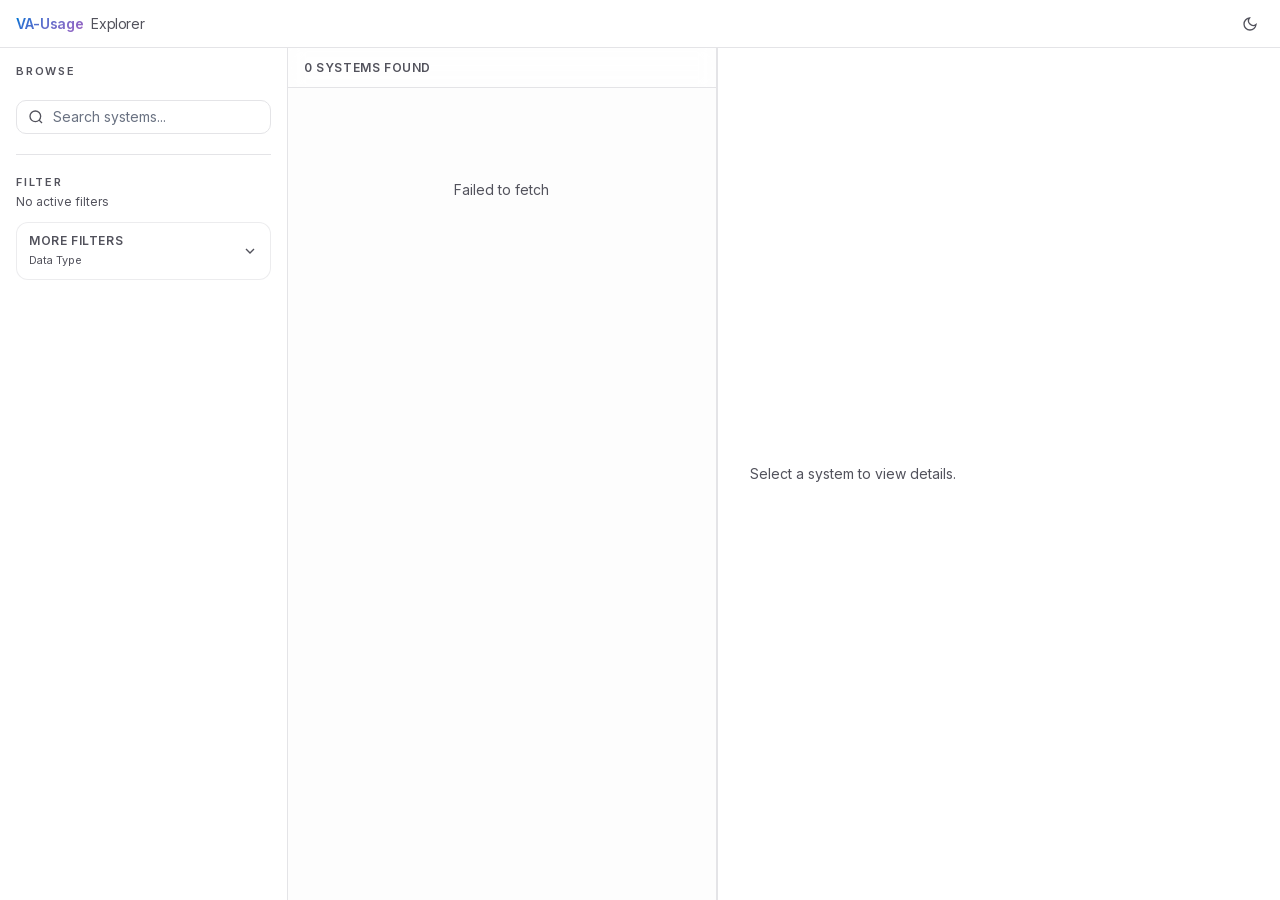
<file: explorer/index.html>
<!DOCTYPE html><html class="bg-background text-foreground m-0 p-0 w-full max-w-none" lang="en" data-theme="light"> <head><meta charset="UTF-8"><meta name="description" content="Interactive workbench for exploring Visual Analytics systems."><meta name="viewport" content="width=device-width, initial-scale=1"><meta name="generator" content="Astro v5.18.0"><link rel="icon" type="image/svg+xml" href="favicon.svg"><meta property="og:title" content="VA-Usage Explorer"><meta property="og:description" content="Interactive workbench for exploring Visual Analytics systems."><meta property="og:type" content="website"><style>@font-face{font-family:Inter-7ad2625f0a2c374d;src:url("/explorer/_astro/fonts/91753f8d8da3aeb7.woff2") format("woff2");font-display:swap;unicode-range:U+0000-00FF,U+0131,U+0152-0153,U+02BB-02BC,U+02C6,U+02DA,U+02DC,U+0304,U+0308,U+0329,U+2000-206F,U+20AC,U+2122,U+2191,U+2193,U+2212,U+2215,U+FEFF,U+FFFD;font-weight:100 900;font-style:italic;}@font-face{font-family:Inter-7ad2625f0a2c374d;src:url("/explorer/_astro/fonts/e868cdf4720e9ea5.woff2") format("woff2");font-display:swap;unicode-range:U+0000-00FF,U+0131,U+0152-0153,U+02BB-02BC,U+02C6,U+02DA,U+02DC,U+0304,U+0308,U+0329,U+2000-206F,U+20AC,U+2122,U+2191,U+2193,U+2212,U+2215,U+FEFF,U+FFFD;font-weight:100 900;font-style:normal;}@font-face{font-family:"Inter-7ad2625f0a2c374d fallback: Arial";src:local("Arial");font-display:swap;font-weight:100 900;font-style:italic;size-adjust:107.7766%;ascent-override:89.885%;descent-override:22.3806%;line-gap-override:0%;}@font-face{font-family:"Inter-7ad2625f0a2c374d fallback: Arial";src:local("Arial");font-display:swap;font-weight:100 900;font-style:normal;size-adjust:107.7766%;ascent-override:89.885%;descent-override:22.3806%;line-gap-override:0%;}:root{--font-inter:Inter-7ad2625f0a2c374d,"Inter-7ad2625f0a2c374d fallback: Arial",sans-serif;}</style><link rel="preload" href="/explorer/_astro/fonts/e868cdf4720e9ea5.woff2" as="font" type="font/woff2" crossorigin><title>VA-Usage Explorer</title><script src="/explorer/runtime-config.js"></script><link rel="stylesheet" href="/explorer/_astro/index.CYqBfao-.css"></head> <body class="h-screen w-full min-h-0 m-0 p-0 max-w-none flex flex-col overflow-hidden font-(family-name:--font-inter) antialiased text-sm"> <nav class="shrink-0 flex items-center justify-between px-4 h-12 border-b border-border bg-background z-50"> <div class="flex items-center gap-2 font-semibold tracking-tight"> <span class="gradient-text">VA-Usage</span> <span class="text-muted-foreground font-normal">Explorer</span> </div> <div class="flex items-center gap-3"> <button id="theme-toggle" class="rounded-md p-1.5 text-muted-foreground hover:bg-muted hover:text-foreground transition-all" aria-label="Toggle theme"> <svg class="h-4 w-4 dark:hidden" fill="none" viewBox="0 0 24 24" stroke="currentColor" stroke-width="2"> <path d="M21 12.79A9 9 0 1111.21 3 7 7 0 0021 12.79z"></path> </svg> <svg class="hidden h-4 w-4 dark:block" fill="none" viewBox="0 0 24 24" stroke="currentColor" stroke-width="2"> <circle cx="12" cy="12" r="5"></circle><line x1="12" y1="1" x2="12" y2="3"></line><line x1="12" y1="21" x2="12" y2="23"></line><line x1="4.22" y1="4.22" x2="5.64" y2="5.64"></line><line x1="18.36" y1="18.36" x2="19.78" y2="19.78"></line><line x1="1" y1="12" x2="3" y2="12"></line><line x1="21" y1="12" x2="23" y2="12"></line><line x1="4.22" y1="19.78" x2="5.64" y2="18.36"></line><line x1="18.36" y1="5.64" x2="19.78" y2="4.22"></line> </svg> </button> </div> </nav> <!-- Main Workspace Area --> <main class="flex-1 min-h-0 flex overflow-hidden w-full relative m-0!" style="margin-inline: 0;">  <style>astro-island,astro-slot,astro-static-slot{display:contents}</style><script>(()=>{var e=async t=>{await(await t())()};(self.Astro||(self.Astro={})).load=e;window.dispatchEvent(new Event("astro:load"));})();</script><script>(()=>{var A=Object.defineProperty;var g=(i,o,a)=>o in i?A(i,o,{enumerable:!0,configurable:!0,writable:!0,value:a}):i[o]=a;var d=(i,o,a)=>g(i,typeof o!="symbol"?o+"":o,a);{let i={0:t=>m(t),1:t=>a(t),2:t=>new RegExp(t),3:t=>new Date(t),4:t=>new Map(a(t)),5:t=>new Set(a(t)),6:t=>BigInt(t),7:t=>new URL(t),8:t=>new Uint8Array(t),9:t=>new Uint16Array(t),10:t=>new Uint32Array(t),11:t=>1/0*t},o=t=>{let[l,e]=t;return l in i?i[l](e):void 0},a=t=>t.map(o),m=t=>typeof t!="object"||t===null?t:Object.fromEntries(Object.entries(t).map(([l,e])=>[l,o(e)]));class y extends HTMLElement{constructor(){super(...arguments);d(this,"Component");d(this,"hydrator");d(this,"hydrate",async()=>{var b;if(!this.hydrator||!this.isConnected)return;let e=(b=this.parentElement)==null?void 0:b.closest("astro-island[ssr]");if(e){e.addEventListener("astro:hydrate",this.hydrate,{once:!0});return}let c=this.querySelectorAll("astro-slot"),n={},h=this.querySelectorAll("template[data-astro-template]");for(let r of h){let s=r.closest(this.tagName);s!=null&&s.isSameNode(this)&&(n[r.getAttribute("data-astro-template")||"default"]=r.innerHTML,r.remove())}for(let r of c){let s=r.closest(this.tagName);s!=null&&s.isSameNode(this)&&(n[r.getAttribute("name")||"default"]=r.innerHTML)}let p;try{p=this.hasAttribute("props")?m(JSON.parse(this.getAttribute("props"))):{}}catch(r){let s=this.getAttribute("component-url")||"<unknown>",v=this.getAttribute("component-export");throw v&&(s+=` (export ${v})`),console.error(`[hydrate] Error parsing props for component ${s}`,this.getAttribute("props"),r),r}let u;await this.hydrator(this)(this.Component,p,n,{client:this.getAttribute("client")}),this.removeAttribute("ssr"),this.dispatchEvent(new CustomEvent("astro:hydrate"))});d(this,"unmount",()=>{this.isConnected||this.dispatchEvent(new CustomEvent("astro:unmount"))})}disconnectedCallback(){document.removeEventListener("astro:after-swap",this.unmount),document.addEventListener("astro:after-swap",this.unmount,{once:!0})}connectedCallback(){if(!this.hasAttribute("await-children")||document.readyState==="interactive"||document.readyState==="complete")this.childrenConnectedCallback();else{let e=()=>{document.removeEventListener("DOMContentLoaded",e),c.disconnect(),this.childrenConnectedCallback()},c=new MutationObserver(()=>{var n;((n=this.lastChild)==null?void 0:n.nodeType)===Node.COMMENT_NODE&&this.lastChild.nodeValue==="astro:end"&&(this.lastChild.remove(),e())});c.observe(this,{childList:!0}),document.addEventListener("DOMContentLoaded",e)}}async childrenConnectedCallback(){let e=this.getAttribute("before-hydration-url");e&&await import(e),this.start()}async start(){let e=JSON.parse(this.getAttribute("opts")),c=this.getAttribute("client");if(Astro[c]===void 0){window.addEventListener(`astro:${c}`,()=>this.start(),{once:!0});return}try{await Astro[c](async()=>{let n=this.getAttribute("renderer-url"),[h,{default:p}]=await Promise.all([import(this.getAttribute("component-url")),n?import(n):()=>()=>{}]),u=this.getAttribute("component-export")||"default";if(!u.includes("."))this.Component=h[u];else{this.Component=h;for(let f of u.split("."))this.Component=this.Component[f]}return this.hydrator=p,this.hydrate},e,this)}catch(n){console.error(`[astro-island] Error hydrating ${this.getAttribute("component-url")}`,n)}}attributeChangedCallback(){this.hydrate()}}d(y,"observedAttributes",["props"]),customElements.get("astro-island")||customElements.define("astro-island",y)}})();</script><astro-island uid="Z2vKXWb" prefix="r1" component-url="/explorer/_astro/ExplorerApp.C15V4G41.js" component-export="default" renderer-url="/explorer/_astro/client.Dc9Vh3na.js" props="{}" ssr client="load" opts="{&quot;name&quot;:&quot;ExplorerApp&quot;,&quot;value&quot;:true}" await-children><div class="flex w-full h-full min-h-0 overflow-hidden bg-background"><aside class="w-72 min-h-0 shrink-0 border-r border-border h-full overflow-y-auto bg-card/30"><div class="p-4 flex flex-col gap-5"><div><div class="text-[11px] font-semibold uppercase tracking-[0.16em] text-muted-foreground">Browse</div></div><div><div class="relative"><svg class="absolute left-3 top-1/2 h-4 w-4 -translate-y-1/2 text-muted-foreground" fill="none" viewBox="0 0 24 24" stroke="currentColor" stroke-width="2"><circle cx="11" cy="11" r="8"></circle><line x1="21" y1="21" x2="16.65" y2="16.65"></line></svg><input type="text" placeholder="Search systems..." class="w-full rounded-md border border-border bg-background py-1.5 pl-9 pr-3 text-sm focus:border-primary focus:outline-none focus:ring-1 focus:ring-primary/50" value=""/></div></div><div class="border-t border-border pt-5"><div class="mb-3 flex items-center justify-between gap-3"><div><div class="text-[11px] font-semibold uppercase tracking-[0.16em] text-muted-foreground">Filter</div><div class="mt-1 text-xs text-muted-foreground">No active filters</div></div></div><div class="flex flex-col gap-5"><div class="rounded-lg border border-border/70 bg-background/60"><button type="button" class="flex w-full items-center justify-between px-3 py-2.5 text-left"><div><div class="text-xs font-semibold uppercase tracking-wider text-muted-foreground">More Filters</div><div class="mt-1 text-[11px] text-muted-foreground">Data Type</div></div><svg width="16" height="16" viewBox="0 0 24 24" fill="none" stroke="currentColor" stroke-width="2" class="text-muted-foreground transition-transform "><polyline points="6 9 12 15 18 9"></polyline></svg></button></div></div></div></div></aside><section data-gallery-layout="default" class="min-w-[180px] min-h-0 border-r border-border h-full flex flex-col bg-muted/20 xl:shrink xl:grow-0 xl:basis-[56%]"><div class="h-10 border-b border-border flex items-center px-4 shrink-0 bg-background/50 backdrop-blur-sm sticky top-0 z-10"><span class="text-xs font-semibold text-muted-foreground uppercase tracking-wider">0<!-- --> Systems Found</span></div><div class="flex-1 overflow-y-auto p-2.5 xl:p-3"><div class="text-center text-muted-foreground mt-20">Loading systems…</div></div></section><aside data-detail-layout="default" class="hidden min-h-0 h-full shrink-0 overflow-hidden border-border bg-background pt-0 sm:border-l xl:flex xl:min-w-[420px] xl:basis-[44%] xl:max-w-[760px]"><div class="p-8 text-center text-muted-foreground h-full flex flex-col justify-center">Select a system to view details.</div></aside></div><!--astro:end--></astro-island>  </main> <script>
      const toggle = document.getElementById('theme-toggle');
      const html = document.documentElement;
      toggle?.addEventListener('click', () => {
        const current = html.getAttribute('data-theme');
        const next = current === 'dark' ? 'light' : 'dark';
        html.setAttribute('data-theme', next);
        localStorage.setItem('theme', next);
      });
      // Restore theme
      const saved = localStorage.getItem('theme');
      if (saved) {
        html.setAttribute('data-theme', saved);
      }
    </script> </body> </html>
</file>
<file: static/css/index.css>
:root {
  --forest-900:#102822;
  --forest-800:#194038;
  --forest-700:#28574e;
  --mint-100:#eef7f2;
  --mint-200:#d7ebe1;
  --paper:#fffdf9;
  --ink:#233630;
  --muted:#576b63;
  --line:#dbe5de;
  --accent:#a65a26;
  --blue:#547ba6;
  --gold:#c59a50;
  --radius:16px;
  --shadow:0 10px 28px #10282208;
}
* {
  box-sizing:border-box;
}
html {
  scroll-behavior:smooth;
  scroll-padding-top:5rem;
}
body {
  margin:0;
  font:16px/1.7 Manrope,system-ui,sans-serif;
  color:var(--ink);
  background:var(--paper);
}
button,input,select {
  font:inherit;
}
button,a,input,select,summary {
  touch-action:manipulation;
}
a {
  color:var(--forest-700);
  text-underline-offset:.2em;
}
a:hover {
  color:var(--accent);
}
a:focus-visible,button:focus-visible,input:focus-visible,select:focus-visible,summary:focus-visible {
  outline:3px solid var(--accent);
  outline-offset:4px;
}
img {
  display:block;
  max-width:100%;
  height:auto;
}
h1,h2,h3,h4,p,figure {
  margin:0;
}
h1,h2 {
  font-family:Newsreader,Georgia,serif;
  color:var(--forest-900);
  font-weight:500;
  line-height:1.12;
  text-wrap:balance;
}
h1 {
  font-size:clamp(2.1rem,4.6vw,3.6rem);
  max-width:1000px;
  margin:auto;
}
h2 {
  font-size:clamp(2rem,3.1vw,2.8rem);
  margin-bottom:1rem;
}
h3 {
  font-size:1.15rem;
  line-height:1.4;
  font-weight:800;
  color:var(--forest-900);
}
h4 {
  font-size:1rem;
}
p+p {
  margin-top:1rem;
}
.container {
  width:min(1120px,calc(100% - 3rem));
  margin:auto;
}
.section {
  padding:4.5rem 0;
  border-top:1px solid var(--line);
}
.tinted {
  background:#f3f7f4;
}
.section-header {
  margin-bottom:1.7rem;
}
.section-header p:not(.kicker) {
  max-width:860px;
  color:var(--muted);
}
.kicker {
  font-size:.875rem;
  letter-spacing:.12em;
  text-transform:uppercase;
  font-weight:800;
  color:var(--forest-700);
  margin-bottom:.7rem;
}
.muted {
  color:var(--muted);
}
.small {
  font-size:.875rem;
}
.hero {
  padding:5rem 0 3.5rem;
  text-align:center;
  background:radial-gradient(ellipse at 90% 0,#d7e9df90,transparent 60%),linear-gradient(160deg,#f9f5ec,#fffdf9 65%);
}
.hero-summary {
  max-width:780px;
  margin:1.5rem auto 0;
  color:var(--muted);
  font-size:1.08rem;
}
.actions {
  display:flex;
  align-items:center;
  flex-wrap:wrap;
  gap:.65rem;
  margin-top:1.5rem;
}
.hero .actions {
  justify-content:center;
}
.button {
  display:inline-flex;
  align-items:center;
  justify-content:center;
  gap:.45rem;
  padding:.68rem 1.2rem;
  border:1px solid var(--line);
  border-radius:30px;
  color:var(--forest-800);
  background:white;
  font-size:.9375rem;
  font-weight:700;
  text-decoration:none;
  cursor:pointer;
  line-height:1.5;
  min-height:44px;
  transition:background .15s,border-color .15s;
}
.button:hover {
  background:var(--mint-100);
  border-color:var(--forest-700);
}
.button.primary {
  background:var(--forest-800);
  color:white;
  border-color:var(--forest-800);
}
.button.primary:hover {
  background:var(--forest-900);
}
.section-nav {
  position:sticky;
  top:0;
  z-index:10;
  background:#fffdf9f5;
  border-block:1px solid var(--line);
  backdrop-filter:blur(12px);
}
.section-nav .container {
  display:flex;
  gap:1.8rem;
  overflow-x:auto;
  padding-block:.85rem;
  scrollbar-width:thin;
}
.section-nav a {
  font-size:.875rem;
  font-weight:700;
  text-decoration:none;
  white-space:nowrap;
}
.abstract {
  max-width:960px;
}
.abstract h2 {
  text-align:center;
}
.abstract p {
  font-size:1rem;
  line-height:1.9;
  color:#41574e;
}
.paper-figure {
  padding:1rem;
  background:white;
  border:1px solid var(--line);
  border-radius:var(--radius);
  box-shadow:var(--shadow);
  margin:1.5rem 0;
}
.paper-figure>a {
  display:block;
}
.paper-figure img {
  width:100%;
  object-fit:contain;
}
.paper-figure figcaption {
  padding:.9rem .2rem .1rem;
  font-size:.875rem;
  line-height:1.65;
  color:var(--muted);
}
.paper-figure figcaption a {
  font-weight:700;
  white-space:nowrap;
}
.layer-grid {
  display:grid;
  grid-template-columns:repeat(3,1fr);
  gap:1.5rem;
  margin:2rem 0;
}
.layer {
  padding-left:1rem;
  border-left:3px solid var(--forest-700);
}
.layer:nth-child(2) {
  border-color:var(--blue);
}
.layer:nth-child(3) {
  border-color:var(--gold);
}
.layer p {
  font-size:.9375rem;
  color:var(--muted);
  margin-top:.4rem;
}
.examples-header {
  display:flex;
  align-items:center;
  justify-content:space-between;
  gap:1rem;
  margin:2.7rem 0 1rem;
}
.example-grid {
  display:grid;
  grid-template-columns:repeat(3,minmax(0,1fr));
  gap:1rem;
}
.example-card {
  display:flex;
  flex-direction:column;
  background:#fff;
  border:1px solid var(--line);
  border-radius:var(--radius);
  overflow:hidden;
}
.example-preview {
  display:flex;
  align-items:center;
  background:white;
  height:210px;
  padding:1rem;
  border-bottom:1px solid var(--line);
}
.example-preview img {
  width:100%;
  height:100%;
  object-fit:contain;
}
.example-copy {
  padding:1.15rem;
  display:flex;
  flex:1;
  flex-direction:column;
}
.example-copy>p {
  font-size:.875rem;
  line-height:1.65;
  color:var(--muted);
  margin:.5rem 0 1rem;
}
.example-name {
  font-size:1.08rem;
  font-weight:800;
  text-decoration:none;
}
.example-links {
  margin-top:auto;
  display:flex;
  flex-wrap:wrap;
  gap:.4rem;
}
.example-links a {
  font-size:.8125rem;
  font-weight:700;
  padding:.32rem .6rem;
  border:1px solid var(--line);
  border-radius:7px;
  text-decoration:none;
}
.example-links a:hover {
  background:var(--mint-100);
}
.intro-copy {
  max-width:960px;
  color:var(--muted);
}
.stats-strip {
  display:grid;
  grid-template-columns:repeat(5,minmax(0,1fr));
  margin:1.75rem 0 1rem;
  padding:1.5rem 0;
  border-block:1px solid var(--line);
}
.stat {
  text-align:center;
  padding:.25rem .5rem;
  border-right:1px solid var(--line);
}
.stat:last-child {
  border:0;
}
.stat strong {
  font-size:clamp(1.65rem,3.4vw,2.4rem);
  line-height:1.2;
  letter-spacing:-.045em;
  display:block;
  color:var(--forest-800);
  font-weight:800;
  font-variant-numeric:tabular-nums;
}
.stat span {
  display:block;
  font-size:.875rem;
  color:var(--muted);
  margin-top:.3rem;
}
.system-counts {
  display:flex;
  justify-content:center;
  flex-wrap:wrap;
  gap:.4rem 1.5rem;
  font-size:.875rem;
  color:var(--muted);
  margin-bottom:2rem;
}
.system-counts b {
  color:var(--ink);
}
.chart-grid {
  display:grid;
  grid-template-columns:1fr 1fr;
  gap:1.2rem;
}
.chart-card {
  padding:1.5rem;
  background:white;
  border:1px solid var(--line);
  border-radius:var(--radius);
}
.chart-card h3 {
  font-size:1.05rem;
}
.chart-card>p {
  font-size:.875rem;
  color:var(--muted);
  margin:.3rem 0 1.25rem;
}
.stacked-bar {
  display:flex;
  height:24px;
  width:100%;
  border-radius:6px;
  overflow:hidden;
  margin:.8rem 0 1.2rem;
  gap:2px;
}
.stacked-bar span {
  height:100%;
  min-width:1px;
}
.chart-legend {
  display:grid;
  gap:.55rem;
  font-size:.875rem;
  line-height:1.5;
}
.legend-row {
  display:grid;
  grid-template-columns:10px 1fr auto;
  gap:.65rem;
  align-items:center;
}
.legend-row i {
  height:9px;
  width:9px;
  border-radius:2px;
}
.legend-row b {
  font-variant-numeric:tabular-nums;
  font-weight:700;
}
.legend-row small {
  font-size:.8125rem;
  color:var(--muted);
  margin-left:.2rem;
}
.coverage-card {
  grid-column:1/-1;
  display:grid;
  grid-template-columns:1fr 1fr;
  gap:2rem;
  align-items:center;
}
.coverage-card p {
  margin-bottom:0;
}
.coverage-row+.coverage-row {
  margin-top:1rem;
}
.coverage-label {
  display:flex;
  justify-content:space-between;
  gap:.6rem;
  font-size:.875rem;
  margin-bottom:.4rem;
}
.coverage-track {
  height:12px;
  background:#edf1ee;
  border-radius:3px;
  overflow:hidden;
}
.coverage-fill {
  height:100%;
  background:var(--forest-700);
}
.findings {
  margin-top:3rem;
  display:grid;
  gap:1.2rem;
}
.finding {
  display:grid;
  grid-template-columns:70px 1fr;
  gap:1.25rem;
  border-top:1px solid var(--line);
  padding:1.75rem 0 .5rem;
}
.finding-number {
  font:500 2.4rem/1 Newsreader,Georgia,serif;
  color:#93a79d;
}
.finding h3 {
  font-size:1.25rem;
  margin-bottom:1.25rem;
}
.finding-flow {
  display:grid;
  grid-template-columns:.85fr 1.45fr 1.1fr;
  gap:1.5rem;
}
.finding-flow>div {
  position:relative;
}
.finding-flow>div:not(:last-child) {
  padding-right:1.2rem;
  border-right:1px solid var(--line);
}
.finding-flow>div:not(:last-child):after {
  content:'→';
  position:absolute;
  right:-.5rem;
  top:.8rem;
  background:var(--paper);
  font-size:1rem;
  color:var(--forest-700);
}
.finding-flow dt {
  font-size:.8125rem;
  letter-spacing:.08em;
  text-transform:uppercase;
  font-weight:800;
  color:var(--forest-700);
  margin-bottom:.5rem;
}
.finding-flow dd {
  margin:0;
  font-size:.9375rem;
  line-height:1.75;
}
.finding-flow a {
  font-weight:700;
}
.study-results {
  display:grid;
  grid-template-columns:repeat(3,1fr);
  gap:1rem;
  margin:1.5rem 0 .9rem;
}
.result {
  border:1px solid var(--line);
  background:white;
  border-radius:12px;
  padding:1rem 1.2rem;
}
.result span {
  display:block;
  font-size:.875rem;
  color:var(--muted);
}
.result strong {
  display:block;
  font-size:1.55rem;
  color:var(--forest-800);
  font-variant-numeric:tabular-nums;
  margin-top:.4rem;
}
.result strong i {
  font-style:normal;
  font-weight:500;
  color:#778d82;
}
.study-note {
  font-size:.875rem;
  color:var(--muted);
  max-width:970px;
}
.sample-browser {
  margin-top:2.3rem;
  border:1px solid #becfc5;
  border-radius:var(--radius);
  background:white;
  overflow:hidden;
}
.sample-browser-head {
  padding:1.4rem 1.5rem 1.1rem;
  border-bottom:1px solid var(--line);
  background:#f5f9f6;
}
.sample-browser-head h3 {
  margin-bottom:.85rem;
}
.sample-tabs {
  display:flex;
  flex-wrap:wrap;
  gap:.6rem;
}
.sample-tab {
  padding:.55rem .85rem;
  background:white;
  border:1px solid var(--line);
  border-radius:8px;
  cursor:pointer;
  color:var(--forest-800);
  font-size:.9375rem;
  font-weight:700;
  min-height:44px;
}
.sample-tab[aria-selected=true] {
  color:white;
  background:var(--forest-800);
  border-color:var(--forest-800);
}
.sample-content {
  padding:1.5rem;
}
.sample-title-row {
  display:flex;
  justify-content:space-between;
  gap:1rem;
  align-items:start;
}
.sample-title-row a {
  font-size:.875rem;
  white-space:nowrap;
}
.sample-role {
  font-weight:800;
  font-size:1.15rem;
}
.sample-id {
  font-size:.8125rem;
  color:var(--muted);
  margin-top:.35rem;
}
.sample-summary {
  color:var(--muted);
  margin:.9rem 0 1.25rem;
  font-size:.9375rem;
}
.sample-metric {
  display:flex;
  justify-content:space-between;
  gap:1rem;
  padding:.85rem 1rem;
  border-left:3px solid var(--forest-700);
  background:var(--mint-100);
  font-size:.875rem;
  margin-bottom:1.25rem;
}
.sample-metric strong {
  white-space:nowrap;
}
.sample-metric small {
  font-size:.8125rem;
  color:var(--muted);
}
.context-folds {
  display:grid;
  grid-template-columns:1fr 1fr;
  gap:.75rem;
  margin-bottom:1.2rem;
}
.context-folds details {
  align-self:start;
}
.fold {
  border:1px solid var(--line);
  border-radius:10px;
  overflow:hidden;
  margin-bottom:1rem;
}
.fold summary {
  list-style:none;
  cursor:pointer;
  padding:.8rem 1rem;
  font-weight:700;
  font-size:.9375rem;
  background:#fafcfb;
  display:flex;
  justify-content:space-between;
  gap:.6rem;
}
.fold summary::-webkit-details-marker {
  display:none;
}
.fold summary:after {
  content:'+';
  font-size:1.1rem;
  color:var(--forest-700);
}
.fold[open]>summary:after {
  content:'−';
}
.fold-body {
  padding:1rem;
  border-top:1px solid var(--line);
  font-size:.9375rem;
  max-height:550px;
  overflow:auto;
}
.fold-body article+article {
  border-top:1px solid var(--line);
  margin-top:1rem;
  padding-top:1rem;
}
.fold-body p,.fold-body li {
  font-size:.875rem;
}
.fold-body ul {
  padding-left:1.25rem;
}
.step-label {
  font-size:.8125rem;
  font-weight:800;
  letter-spacing:.06em;
  text-transform:uppercase;
  color:var(--forest-700);
  margin-bottom:.5rem;
}
.context-section {
  padding:1.1rem 0;
  border-top:1px solid var(--line);
}
.context-section p {
  font-size:.9375rem;
}
.episode {
  margin-top:1rem;
}
.episode h4 {
  margin-bottom:.6rem;
}
.episode ol {
  padding-left:1.3rem;
  font-size:.9375rem;
  margin-block:.65rem;
}
.episode-images {
  display:flex;
  flex-wrap:wrap;
  gap:.8rem;
  margin-top:1rem;
}
.episode-images a {
  max-width:100%;
  flex:1 1 300px;
  border:1px solid var(--line);
  border-radius:8px;
  overflow:hidden;
  background:white;
}
.episode-images img {
  width:100%;
  max-height:360px;
  object-fit:contain;
  padding:.3rem;
}
.reference-fold {
  border-color:#d5bf95;
  margin:1.25rem 0;
}
.reference-fold>summary {
  background:#fcf7ee;
}
.reference-fold .fold-body {
  max-height:none;
}
.reference-note {
  color:#765219;
  background:#fcf7ee;
  padding:.7rem .9rem;
  font-size:.875rem;
  margin-bottom:1rem;
  border-radius:6px;
}
.prediction-toolbar {
  display:flex;
  justify-content:space-between;
  align-items:center;
  gap:1rem;
  flex-wrap:wrap;
  margin:1.75rem 0 1rem;
}
.prediction-controls {
  display:flex;
  gap:.8rem;
  flex-wrap:wrap;
}
.prediction-controls label {
  display:flex;
  align-items:center;
  gap:.45rem;
  font-size:.875rem;
  font-weight:700;
}
.prediction-controls select {
  max-width:100%;
  font-size:.875rem;
  background:white;
  padding:.5rem 1.75rem .5rem .6rem;
  border:1px solid #b9cbbf;
  border-radius:7px;
  min-height:42px;
}
.prediction-grid {
  display:grid;
  grid-template-columns:1fr 1fr;
  gap:1rem;
}
.prediction-card {
  padding:1.1rem;
  border:1px solid var(--line);
  border-top:3px solid #9baaa2;
  border-radius:9px;
  min-width:0;
}
.prediction-card.with {
  border-top-color:var(--forest-800);
  background:#f8fbf9;
}
.condition-label {
  font-size:.8125rem;
  letter-spacing:.05em;
  text-transform:uppercase;
  color:var(--muted);
  font-weight:800;
  margin-bottom:.6rem;
}
.prediction-card h4 {
  font-size:1rem;
  line-height:1.6;
  margin-bottom:.7rem;
}
.prediction-card p {
  font-size:.875rem;
  color:var(--muted);
}
.prediction-scores {
  display:flex;
  flex-wrap:wrap;
  gap:.4rem 1.1rem;
  font-size:.8125rem;
  padding-block:.7rem;
  border-block:1px solid var(--line);
  margin:.9rem 0;
}
.prediction-scores b {
  color:var(--forest-800);
}
.prediction-card details {
  font-size:.875rem;
  margin-top:.8rem;
}
.prediction-card summary {
  cursor:pointer;
  font-weight:700;
  color:var(--forest-700);
}
.chips {
  display:flex;
  flex-wrap:wrap;
  gap:.35rem;
  margin:.5rem 0 .8rem;
}
.chip {
  font-size:.8125rem;
  line-height:1.45;
  padding:.25rem .5rem;
  border:1px solid var(--line);
  border-radius:6px;
  background:white;
  overflow-wrap:anywhere;
}
.chip.match {
  background:#eaf4ee;
  border-color:#b4d2bf;
}
.chip.miss {
  background:#fbf1e6;
  border-color:#e2c7a6;
}
.prediction-help {
  font-size:.8125rem!important;
  color:var(--muted);
  margin-top:.7rem;
}
.sample-download {
  margin-top:1rem;
  display:flex;
  gap:1rem;
  flex-wrap:wrap;
  font-size:.875rem;
}
.sample-download a {
  font-weight:700;
}
.corpus-toolbar {
  display:flex;
  flex-wrap:wrap;
  gap:.8rem;
  align-items:center;
  margin:1.5rem 0 1rem;
}
.search-wrap {
  flex:1;
  min-width:min(280px,100%);
}
input[type=search] {
  width:100%;
  padding:.65rem 1rem;
  border:1px solid #b7c9bd;
  border-radius:30px;
  background:white;
  min-height:46px;
}
.corpus-toolbar select {
  padding:.65rem 2rem .65rem .9rem;
  border:1px solid #b7c9bd;
  border-radius:30px;
  background:white;
  min-height:46px;
}
.corpus-status {
  font-size:.875rem;
  color:var(--muted);
  margin-bottom:1rem;
}
.table-shell {
  overflow:auto;
  border:1px solid var(--line);
  border-radius:var(--radius);
  background:white;
}
.corpus-table {
  width:100%;
  border-collapse:collapse;
  font-size:.9375rem;
  line-height:1.6;
}
.corpus-table th {
  text-align:left;
  font-size:.8125rem;
  letter-spacing:.04em;
  text-transform:uppercase;
  background:#f3f7f4;
  color:var(--muted);
}
.corpus-table th,.corpus-table td {
  padding:.85rem 1rem;
  border-bottom:1px solid var(--line);
}
.corpus-table td:nth-child(2) {
  font-variant-numeric:tabular-nums;
}
.corpus-table td:last-child {
  white-space:nowrap;
}
.corpus-table tr:last-child td {
  border-bottom:0;
}
.paper-title {
  font-weight:600;
}
.paper-link {
  font-size:.875rem;
  font-weight:700;
}
.empty-state {
  text-align:center;
  padding:2rem!important;
}
.footer {
  padding:2.5rem 0;
  border-top:1px solid var(--line);
  text-align:center;
  color:var(--muted);
  font-size:.875rem;
}
.footer p+p {
  margin-top:.35rem;
}
.scroll-to-top {
  position:fixed;
  right:1.2rem;
  bottom:1.2rem;
  z-index:15;
  display:none;
  width:44px;
  height:44px;
  border:0;
  border-radius:50%;
  color:white;
  background:var(--forest-800);
  cursor:pointer;
}
.scroll-to-top.visible {
  display:block;
}
.skip-link {
  position:fixed;
  left:1rem;
  top:-100px;
  background:white;
  padding:.6rem;
  z-index:100;
}
.skip-link:focus {
  top:.5rem;
}
.is-sr-only {
  position:absolute;
  width:1px;
  height:1px;
  margin:-1px;
  overflow:hidden;
  clip:rect(0,0,0,0);
  white-space:nowrap;
}
dialog {
  width:min(1050px,calc(100% - 2rem));
  max-height:88vh;
  border:1px solid var(--line);
  border-radius:var(--radius);
  padding:0;
  color:var(--ink);
  box-shadow:0 30px 90px #0003;
}
dialog::backdrop {
  background:#10282299;
  backdrop-filter:blur(4px);
}
.dialog-heading {
  display:flex;
  align-items:center;
  justify-content:space-between;
  padding:1.2rem 1.5rem;
  border-bottom:1px solid var(--line);
  position:sticky;
  top:0;
  background:white;
  z-index:1;
}
.dialog-heading h2 {
  font-size:1.75rem;
  margin:0;
}
.dialog-close {
  width:44px;
  height:44px;
  flex-shrink:0;
  border:1px solid var(--line);
  border-radius:50%;
  background:white;
  cursor:pointer;
  font-size:1.2rem;
}
.dialog-body {
  padding:1.5rem;
}
.schema-layer+.schema-layer {
  margin-top:1rem;
}
.schema-layer>summary {
  background:#eaf2ed;
}
.schema-object h4 {
  padding:.8rem 0;
}
.schema-object table {
  width:100%;
  border-collapse:collapse;
  table-layout:fixed;
}
.schema-object th,.schema-object td {
  border-bottom:1px solid var(--line);
  padding:.6rem;
  text-align:left;
  vertical-align:top;
  overflow-wrap:anywhere;
  font-size:.875rem;
}
.schema-object th:nth-child(1) {
  width:23%;
}
.schema-object th:nth-child(2) {
  width:22%;
}
code {
  font: .875em ui-monospace,SFMono-Regular,monospace;
  overflow-wrap:anywhere;
}
.load-error {
  padding:1rem;
  color:#92391e;
  background:#fff1eb;
  border-radius:8px;
}
@media(min-width:1500px) {
  .container {
    width:min(1180px,calc(100% - 4rem));
  }
}
@media(max-width:900px) {
  .example-grid {
    grid-template-columns:1fr;
  }
  .example-card {
    display:grid;
    grid-template-columns:1fr 1.4fr;
  }
  .example-preview {
    height:230px;
    border-bottom:0;
    border-right:1px solid var(--line);
  }
  .finding-flow {
    grid-template-columns:1fr;
    gap:1rem;
  }
  .finding-flow>div:not(:last-child) {
    padding-right:0;
    border-right:0;
    padding-bottom:.7rem;
    border-bottom:1px solid var(--line);
  }
  .finding-flow>div:not(:last-child):after {
    display:none;
  }
  .finding-flow dt {
    margin-bottom:.3rem;
  }
  .finding {
    grid-template-columns:45px 1fr;
    gap:1rem;
  }
  .coverage-card {
    grid-template-columns:1fr;
    gap:1rem;
  }
  .sample-title-row {
    flex-wrap:wrap;
  }
  .context-folds {
    grid-template-columns:1fr;
    gap:0;
  }
}
@media(max-width:600px) {
  .container {
    width:calc(100% - 2rem);
  }
  .hero {
    padding:3.5rem 0 2.5rem;
  }
  .hero-summary {
    font-size:1rem;
  }
  .section {
    padding:3rem 0;
  }
  .section-nav .container {
    gap:1.25rem;
  }
  .layer-grid {
    grid-template-columns:1fr;
    gap:1.1rem;
  }
  .example-card {
    display:flex;
  }
  .example-preview {
    height:230px;
    border-right:0;
    border-bottom:1px solid var(--line);
  }
  .examples-header {
    align-items:start;
    flex-direction:column;
  }
  .stats-strip {
    grid-template-columns:repeat(2,1fr);
    gap:1.2rem .5rem;
  }
  .stat:nth-child(2n) {
    border:0;
  }
  .stat:last-child {
    grid-column:1/-1;
  }
  .chart-grid,.study-results,.prediction-grid {
    grid-template-columns:1fr;
  }
  .chart-card {
    padding:1.2rem;
  }
  .coverage-card {
    grid-column:auto;
  }
  .finding {
    grid-template-columns:1fr;
    gap:.5rem;
  }
  .finding-number {
    font-size:1.5rem;
  }
  .finding h3 {
    font-size:1.15rem;
  }
  .paper-figure {
    padding:.5rem;
  }
  .paper-figure figcaption {
    padding:.6rem .3rem;
  }
  .sample-content,.sample-browser-head {
    padding:1rem;
  }
  .sample-tabs {
    gap:.45rem;
  }
  .sample-tab {
    font-size:.875rem;
    flex:1;
  }
  .sample-metric {
    flex-direction:column;
    gap:.35rem;
  }
  .prediction-controls {
    width:100%;
  }
  .prediction-controls label {
    flex:1;
  }
  .prediction-controls select {
    width:100%;
  }
  .corpus-toolbar {
    align-items:stretch;
  }
  .corpus-toolbar select,.corpus-toolbar .button {
    flex:1;
  }
  .corpus-table th,.corpus-table td {
    padding:.7rem;
  }
  .corpus-table td:first-child {
    min-width:200px;
  }
  .dialog-body,.dialog-heading {
    padding:1rem;
  }
  .schema-object th,.schema-object td {
    padding:.4rem;
  }
  .system-counts {
    justify-content:flex-start;
    gap:.3rem 1rem;
  }
}
@media(prefers-reduced-motion:reduce) {
  html {
    scroll-behavior:auto;
  }
  * {
    transition:none!important;
  }
}

/* Full-width section backgrounds behind the floating directory. */
body {
  padding-left:0;
}
.hero,
main > .section,
.footer {
  padding-left:190px;
}
.section-nav {
  position:fixed;
  left:16px;
  top:50%;
  transform:translateY(-50%);
  width:172px;
  max-height:calc(100vh - 2rem);
  overflow-y:auto;
  padding:.65rem;
  border:1px solid rgba(219,229,222,.8);
  border-radius:18px;
  background:rgba(255,255,255,.92);
  box-shadow:0 12px 36px rgba(16,40,34,.09),0 2px 6px rgba(16,40,34,.04);
  backdrop-filter:blur(16px);
  -webkit-backdrop-filter:blur(16px);
}
.section-nav .container {
  width:100%;
  display:flex;
  flex-direction:column;
  gap:.25rem;
  padding:0;
  overflow:visible;
}
.section-nav a {
  display:flex;
  align-items:center;
  gap:.6rem;
  min-height:42px;
  padding:.65rem .7rem;
  border-radius:10px;
  font-weight:600;
  line-height:1.4;
  white-space:normal;
  color:var(--muted);
  transition:background .16s ease,color .16s ease;
}
.section-nav a::before {
  content:"";
  flex:0 0 5px;
  width:5px;
  height:5px;
  border-radius:50%;
  background:#c6d4cc;
}
.section-nav a:hover {
  background:#f0f5f2;
  color:var(--forest-800);
}
.section-nav a[aria-current="location"] {
  background:var(--forest-800);
  color:white;
  box-shadow:0 3px 8px rgba(25,64,56,.12);
}
.section-nav a[aria-current="location"]::before {
  background:#c6ead7;
}
.nav-toggle,
.nav-backdrop {
  display:none;
}
.paper-unavailable {
  cursor:default;
}
#knowledge-base-dialog {
  width:min(480px,calc(100% - 2rem));
}
.model-results {
  margin-top:2rem;
}
.model-results>p {
  margin:.65rem 0 1rem;
}
.model-results-scroll {
  width:100%;
}
.model-results-table {
  width:100%;
  min-width:1010px;
  border-collapse:collapse;
  font-size:.875rem;
  font-variant-numeric:tabular-nums;
}
.model-results-table th,
.model-results-table td {
  padding:.75rem .55rem;
  border-bottom:1px solid var(--line);
  text-align:center;
  white-space:nowrap;
}
.model-results-table thead th {
  background:#eaf2ed;
  color:var(--forest-900);
  font-weight:700;
}
.model-results-table thead tr:last-child th {
  font-size:.8125rem;
  color:var(--muted);
  background:#f3f7f4;
}
.model-results-table tr>th:first-child {
  text-align:left;
}
.model-results-table thead tr:last-child>th:first-child {
  text-align:center;
}
.model-results-table tbody tr:last-child>* {
  border-bottom:0;
}
.model-results-table .delta {
  color:var(--forest-700);
  font-weight:700;
  background:#f8fbf9;
}
.reference-fold {
  border:2px solid #b1843d;
  border-top-width:5px;
  margin:1.75rem 0;
  box-shadow:0 5px 20px #a5752110;
}
.reference-fold>summary {
  padding:1.15rem 1.2rem;
  background:#fbf0d9;
  align-items:center;
}
.reference-eyebrow,
.reference-heading,
.reference-subtitle {
  display:block;
}
.reference-eyebrow {
  color:#77511c;
  font-size:.8125rem;
  text-transform:uppercase;
  letter-spacing:.08em;
  margin-bottom:.35rem;
}
.reference-heading {
  font-size:1.25rem;
  font-weight:800;
  color:#493616;
}
.reference-subtitle {
  font-size:.875rem;
  font-weight:500;
  color:#77511c;
  margin-top:.2rem;
}
.reference-fold>summary:after {
  font-size:1.5rem;
  color:#77511c;
}
@media(max-width:1100px) {
  .hero,
  main > .section,
  .footer {
    padding-left:0;
  }
  .nav-toggle {
    display:inline-flex;
    position:fixed;
    z-index:27;
    left:.7rem;
    top:.7rem;
    padding:.55rem .8rem;
    box-shadow:var(--shadow);
    font-size:.875rem;
  }
  .section-nav {
    top:4.2rem;
    left:.7rem;
    bottom:auto;
    transform:translateY(-8px);
    width:min(260px,calc(100vw - 1.4rem));
    max-height:calc(100vh - 5rem);
    max-height:calc(100dvh - 5rem);
    padding:.65rem;
    z-index:26;
    opacity:0;
    visibility:hidden;
    transition:transform .18s ease,opacity .18s ease,visibility .18s ease;
  }
  body.nav-open .section-nav {
    transform:translateY(0);
    opacity:1;
    visibility:visible;
  }
  .nav-backdrop:not([hidden]) {
    display:block;
    position:fixed;
    inset:0;
    z-index:25;
    border:0;
    background:#10282266;
  }
}

/* Let the study introduction use the available content width. */
#workflow-prediction .section-header p {
  max-width:none;
}
#workflow-prediction .study-subtitle {
  font-size:1.15rem;
  font-weight:600;
  line-height:1.5;
  color:var(--forest-700);
}

.section-header p.section-intro {
  max-width:none;
  font-size:.9375rem;
  line-height:1.7;
  color:var(--muted);
}

/* Original case-study overview beside the episode evidence. */
.episode-evidence-layout {
  display:grid;
  grid-template-columns:minmax(0, 1fr) 180px;
  gap:1rem;
  align-items:start;
  margin-top:1rem;
}
.episode-evidence-layout .episode-images { margin-top:0; min-width:0; }
.episode-locator { margin:0; padding:.6rem; border:1px solid var(--line); border-radius:8px; background:#fafbf9; }
.episode-locator figcaption { font-size:.72rem; font-weight:600; line-height:1.4; margin-bottom:.55rem; }
.episode-locator figcaption small { display:block; font-weight:400; color:var(--muted); margin-top:.2rem; }
.episode-locator-map { position:relative; display:block; background:#fff; line-height:0; }
.episode-locator-map img { display:block; width:100%; height:auto; }
.episode-locator-box { position:absolute; box-sizing:border-box; border:2px solid #c44b13; background:rgba(240,137,47,.16); pointer-events:none; }
.episode-locator-box > span { position:absolute; top:0; left:0; padding:1px 3px; color:white; background:#a83f0d; font-size:10px; font-weight:700; line-height:1.2; }
.episode-locator p { display:flex; align-items:center; gap:.3rem; font-size:.67rem; line-height:1.4; color:var(--muted); margin:.5rem 0 0; }
.episode-locator p > span { width:9px; height:9px; flex-shrink:0; border:2px solid #c44b13; background:rgba(240,137,47,.16); }
@media(max-width:600px) {
  .episode-evidence-layout { grid-template-columns:minmax(0,1fr) 112px; gap:.5rem; }
  .episode-locator { padding:.35rem; }
  .episode-locator figcaption { font-size:.64rem; }
}

button.episode-locator-map { width:100%; padding:0; border:0; cursor:zoom-in; font:inherit; text-align:left; }
button.episode-locator-map:focus-visible { outline:3px solid var(--forest-700); outline-offset:3px; }
#case-figure-dialog { width:min(1120px, 94vw); max-height:92vh; }
#case-figure-dialog .dialog-heading h2 { font-size:1rem; }
#case-figure-dialog .dialog-body { max-height:calc(92vh - 85px); overflow:auto; }
#case-figure-content .episode-locator-box { border-width:3px; }
#case-figure-content .episode-locator-box > span { font-size:14px; }
</file>
<file: explorer/_astro/index.CYqBfao-.css>
:where([data-astro-image]){object-fit:var(--fit);object-position:var(--pos);height:auto}:where([data-astro-image=full-width]){width:100%}:where([data-astro-image=constrained]){max-width:100%}/*! tailwindcss v4.2.1 | MIT License | https://tailwindcss.com */@layer properties{@supports (((-webkit-hyphens:none)) and (not (margin-trim:inline))) or ((-moz-orient:inline) and (not (color:rgb(from red r g b)))){*,:before,:after,::backdrop{--tw-translate-x:0;--tw-translate-y:0;--tw-translate-z:0;--tw-rotate-x:initial;--tw-rotate-y:initial;--tw-rotate-z:initial;--tw-skew-x:initial;--tw-skew-y:initial;--tw-scroll-snap-strictness:proximity;--tw-space-y-reverse:0;--tw-border-style:solid;--tw-gradient-position:initial;--tw-gradient-from:#0000;--tw-gradient-via:#0000;--tw-gradient-to:#0000;--tw-gradient-stops:initial;--tw-gradient-via-stops:initial;--tw-gradient-from-position:0%;--tw-gradient-via-position:50%;--tw-gradient-to-position:100%;--tw-leading:initial;--tw-font-weight:initial;--tw-tracking:initial;--tw-ordinal:initial;--tw-slashed-zero:initial;--tw-numeric-figure:initial;--tw-numeric-spacing:initial;--tw-numeric-fraction:initial;--tw-shadow:0 0 #0000;--tw-shadow-color:initial;--tw-shadow-alpha:100%;--tw-inset-shadow:0 0 #0000;--tw-inset-shadow-color:initial;--tw-inset-shadow-alpha:100%;--tw-ring-color:initial;--tw-ring-shadow:0 0 #0000;--tw-inset-ring-color:initial;--tw-inset-ring-shadow:0 0 #0000;--tw-ring-inset:initial;--tw-ring-offset-width:0px;--tw-ring-offset-color:#fff;--tw-ring-offset-shadow:0 0 #0000;--tw-outline-style:solid;--tw-blur:initial;--tw-brightness:initial;--tw-contrast:initial;--tw-grayscale:initial;--tw-hue-rotate:initial;--tw-invert:initial;--tw-opacity:initial;--tw-saturate:initial;--tw-sepia:initial;--tw-drop-shadow:initial;--tw-drop-shadow-color:initial;--tw-drop-shadow-alpha:100%;--tw-drop-shadow-size:initial;--tw-backdrop-blur:initial;--tw-backdrop-brightness:initial;--tw-backdrop-contrast:initial;--tw-backdrop-grayscale:initial;--tw-backdrop-hue-rotate:initial;--tw-backdrop-invert:initial;--tw-backdrop-opacity:initial;--tw-backdrop-saturate:initial;--tw-backdrop-sepia:initial;--tw-duration:initial;--tw-ease:initial;--tw-scale-x:1;--tw-scale-y:1;--tw-scale-z:1;--tw-content:"";--tw-animation-delay:0s;--tw-animation-direction:normal;--tw-animation-duration:initial;--tw-animation-fill-mode:none;--tw-animation-iteration-count:1;--tw-enter-blur:0;--tw-enter-opacity:1;--tw-enter-rotate:0;--tw-enter-scale:1;--tw-enter-translate-x:0;--tw-enter-translate-y:0;--tw-exit-blur:0;--tw-exit-opacity:1;--tw-exit-rotate:0;--tw-exit-scale:1;--tw-exit-translate-x:0;--tw-exit-translate-y:0}}}@layer theme{:root,:host{--font-sans:ui-sans-serif, system-ui, sans-serif, "Apple Color Emoji", "Segoe UI Emoji", "Segoe UI Symbol", "Noto Color Emoji";--font-mono:ui-monospace, SFMono-Regular, Menlo, Monaco, Consolas, "Liberation Mono", "Courier New", monospace;--color-orange-400:oklch(75% .183 55.934);--color-orange-500:oklch(70.5% .213 47.604);--color-orange-600:oklch(64.6% .222 41.116);--color-amber-300:oklch(87.9% .169 91.605);--color-amber-500:oklch(76.9% .188 70.08);--color-amber-600:oklch(66.6% .179 58.318);--color-amber-700:oklch(55.5% .163 48.998);--color-emerald-400:oklch(76.5% .177 163.223);--color-emerald-500:oklch(69.6% .17 162.48);--color-emerald-600:oklch(59.6% .145 163.225);--color-blue-400:oklch(70.7% .165 254.624);--color-blue-500:oklch(62.3% .214 259.815);--color-indigo-400:oklch(67.3% .182 276.935);--color-indigo-500:oklch(58.5% .233 277.117);--color-indigo-600:oklch(51.1% .262 276.966);--color-purple-400:oklch(71.4% .203 305.504);--color-purple-500:oklch(62.7% .265 303.9);--color-fuchsia-500:oklch(66.7% .295 322.15);--color-zinc-50:oklch(98.5% 0 0);--color-zinc-100:oklch(96.7% .001 286.375);--color-zinc-200:oklch(92% .004 286.32);--color-zinc-300:oklch(87.1% .006 286.286);--color-zinc-400:oklch(70.5% .015 286.067);--color-zinc-600:oklch(44.2% .017 285.786);--color-zinc-700:oklch(37% .013 285.805);--color-zinc-800:oklch(27.4% .006 286.033);--color-zinc-900:oklch(21% .006 285.885);--color-zinc-950:oklch(14.1% .005 285.823);--color-black:#000;--color-white:#fff;--spacing:.25rem;--container-7xl:80rem;--text-xs:.75rem;--text-xs--line-height:calc(1 / .75);--text-sm:.875rem;--text-sm--line-height:calc(1.25 / .875);--text-base:1rem;--text-base--line-height: 1.5 ;--text-lg:1.125rem;--text-lg--line-height:calc(1.75 / 1.125);--text-xl:1.25rem;--text-xl--line-height:calc(1.75 / 1.25);--text-2xl:1.5rem;--text-2xl--line-height:calc(2 / 1.5);--font-weight-light:300;--font-weight-normal:400;--font-weight-medium:500;--font-weight-semibold:600;--font-weight-bold:700;--font-weight-extrabold:800;--tracking-tight:-.025em;--tracking-wider:.05em;--tracking-widest:.1em;--leading-tight:1.25;--leading-snug:1.375;--leading-relaxed:1.625;--ease-out:cubic-bezier(0, 0, .2, 1);--ease-in-out:cubic-bezier(.4, 0, .2, 1);--blur-sm:8px;--blur-md:12px;--blur-xl:24px;--aspect-video:16 / 9;--default-transition-duration:.15s;--default-transition-timing-function:cubic-bezier(.4, 0, .2, 1);--default-font-family:var(--font-sans);--default-mono-font-family:var(--font-mono)}}@layer base{*,:after,:before,::backdrop{box-sizing:border-box;border:0 solid;margin:0;padding:0}::file-selector-button{box-sizing:border-box;border:0 solid;margin:0;padding:0}html,:host{-webkit-text-size-adjust:100%;tab-size:4;line-height:1.5;font-family:var(--default-font-family,ui-sans-serif, system-ui, sans-serif, "Apple Color Emoji", "Segoe UI Emoji", "Segoe UI Symbol", "Noto Color Emoji");font-feature-settings:var(--default-font-feature-settings,normal);font-variation-settings:var(--default-font-variation-settings,normal);-webkit-tap-highlight-color:transparent}hr{height:0;color:inherit;border-top-width:1px}abbr:where([title]){-webkit-text-decoration:underline dotted;text-decoration:underline dotted}h1,h2,h3,h4,h5,h6{font-size:inherit;font-weight:inherit}a{color:inherit;-webkit-text-decoration:inherit;text-decoration:inherit}b,strong{font-weight:bolder}code,kbd,samp,pre{font-family:var(--default-mono-font-family,ui-monospace, SFMono-Regular, Menlo, Monaco, Consolas, "Liberation Mono", "Courier New", monospace);font-feature-settings:var(--default-mono-font-feature-settings,normal);font-variation-settings:var(--default-mono-font-variation-settings,normal);font-size:1em}small{font-size:80%}sub,sup{vertical-align:baseline;font-size:75%;line-height:0;position:relative}sub{bottom:-.25em}sup{top:-.5em}table{text-indent:0;border-color:inherit;border-collapse:collapse}:-moz-focusring{outline:auto}progress{vertical-align:baseline}summary{display:list-item}ol,ul,menu{list-style:none}img,svg,video,canvas,audio,iframe,embed,object{vertical-align:middle;display:block}img,video{max-width:100%;height:auto}button,input,select,optgroup,textarea{font:inherit;font-feature-settings:inherit;font-variation-settings:inherit;letter-spacing:inherit;color:inherit;opacity:1;background-color:#0000;border-radius:0}::file-selector-button{font:inherit;font-feature-settings:inherit;font-variation-settings:inherit;letter-spacing:inherit;color:inherit;opacity:1;background-color:#0000;border-radius:0}:where(select:is([multiple],[size])) optgroup{font-weight:bolder}:where(select:is([multiple],[size])) optgroup option{padding-inline-start:20px}::file-selector-button{margin-inline-end:4px}::placeholder{opacity:1}@supports (not ((-webkit-appearance:-apple-pay-button))) or (contain-intrinsic-size:1px){::placeholder{color:currentColor}@supports (color:color-mix(in lab,red,red)){::placeholder{color:color-mix(in oklab,currentcolor 50%,transparent)}}}textarea{resize:vertical}::-webkit-search-decoration{-webkit-appearance:none}::-webkit-date-and-time-value{min-height:1lh;text-align:inherit}::-webkit-datetime-edit{padding-block:0}::-webkit-datetime-edit-year-field{padding-block:0}::-webkit-datetime-edit-month-field{padding-block:0}::-webkit-datetime-edit-day-field{padding-block:0}::-webkit-datetime-edit-hour-field{padding-block:0}::-webkit-datetime-edit-minute-field{padding-block:0}::-webkit-datetime-edit-second-field{padding-block:0}::-webkit-datetime-edit-millisecond-field{padding-block:0}::-webkit-datetime-edit-meridiem-field{padding-block:0}::-webkit-calendar-picker-indicator{line-height:1}:-moz-ui-invalid{box-shadow:none}button,input:where([type=button],[type=reset],[type=submit]){appearance:button}::file-selector-button{appearance:button}::-webkit-inner-spin-button{height:auto}::-webkit-outer-spin-button{height:auto}[hidden]:where(:not([hidden=until-found])){display:none!important}*{border-color:var(--border);overflow-wrap:break-word;outline-color:var(--outline)}@supports (color:color-mix(in lab,red,red)){*{outline-color:color-mix(in oklab,var(--outline) 50%,transparent)}}button{cursor:pointer}html{scrollbar-color:var(--muted-foreground) var(--muted)}::-webkit-scrollbar{width:10px;height:10px}::-webkit-scrollbar-track{background:var(--muted);border-radius:9999px}::-webkit-scrollbar-thumb{background:var(--muted-foreground)}@supports (color:color-mix(in lab,red,red)){::-webkit-scrollbar-thumb{background:color-mix(in oklab,var(--muted-foreground) 68%,var(--muted) 32%)}}::-webkit-scrollbar-thumb{border:2px solid var(--muted);border-radius:9999px}::-webkit-scrollbar-thumb:hover{background:var(--foreground)}@supports (color:color-mix(in lab,red,red)){::-webkit-scrollbar-thumb:hover{background:color-mix(in oklab,var(--foreground) 24%,var(--muted-foreground) 76%)}}input:where([type=text]),input:where(:not([type])),input:where([type=email]),input:where([type=url]),input:where([type=password]),input:where([type=number]),input:where([type=date]),input:where([type=datetime-local]),input:where([type=month]),input:where([type=search]),input:where([type=tel]),input:where([type=time]),input:where([type=week]),select:where([multiple]),textarea,select{appearance:none;--tw-shadow:0 0 #0000;background-color:#fff;border-width:1px;border-color:#6a7282;border-radius:0;padding:.5rem .75rem;font-size:1rem;line-height:1.5rem}:is(input:where([type=text]),input:where(:not([type])),input:where([type=email]),input:where([type=url]),input:where([type=password]),input:where([type=number]),input:where([type=date]),input:where([type=datetime-local]),input:where([type=month]),input:where([type=search]),input:where([type=tel]),input:where([type=time]),input:where([type=week]),select:where([multiple]),textarea,select):focus{outline-offset:2px;--tw-ring-inset:var(--tw-empty, );--tw-ring-offset-width:0px;--tw-ring-offset-color:#fff;--tw-ring-color:oklch(54.6% .245 262.881);--tw-ring-offset-shadow:var(--tw-ring-inset) 0 0 0 var(--tw-ring-offset-width) var(--tw-ring-offset-color);--tw-ring-shadow:var(--tw-ring-inset) 0 0 0 calc(1px + var(--tw-ring-offset-width)) var(--tw-ring-color);box-shadow:var(--tw-ring-offset-shadow),var(--tw-ring-shadow),var(--tw-shadow);border-color:#155dfc;outline:2px solid #0000}input::placeholder,textarea::placeholder{color:#6a7282;opacity:1}::-webkit-datetime-edit-fields-wrapper{padding:0}::-webkit-date-and-time-value{min-height:1.5em}::-webkit-date-and-time-value{text-align:inherit}::-webkit-datetime-edit{display:inline-flex}::-webkit-datetime-edit{padding-top:0;padding-bottom:0}::-webkit-datetime-edit-year-field{padding-top:0;padding-bottom:0}::-webkit-datetime-edit-month-field{padding-top:0;padding-bottom:0}::-webkit-datetime-edit-day-field{padding-top:0;padding-bottom:0}::-webkit-datetime-edit-hour-field{padding-top:0;padding-bottom:0}::-webkit-datetime-edit-minute-field{padding-top:0;padding-bottom:0}::-webkit-datetime-edit-second-field{padding-top:0;padding-bottom:0}::-webkit-datetime-edit-millisecond-field{padding-top:0;padding-bottom:0}::-webkit-datetime-edit-meridiem-field{padding-top:0;padding-bottom:0}select{-webkit-print-color-adjust:exact;print-color-adjust:exact;background-image:url("data:image/svg+xml,%3csvg xmlns='http://www.w3.org/2000/svg' fill='none' viewBox='0 0 20 20'%3e%3cpath stroke='oklch(55.1%25 0.027 264.364)' stroke-linecap='round' stroke-linejoin='round' stroke-width='1.5' d='M6 8l4 4 4-4'/%3e%3c/svg%3e");background-position:right .5rem center;background-repeat:no-repeat;background-size:1.5em 1.5em;padding-right:2.5rem}select:where([multiple]),select:where([size]:not([size="1"])){background-image:initial;background-position:initial;background-repeat:unset;background-size:initial;print-color-adjust:unset;padding-right:.75rem}input:where([type=checkbox]),input:where([type=radio]){appearance:none;-webkit-print-color-adjust:exact;print-color-adjust:exact;vertical-align:middle;-webkit-user-select:none;user-select:none;color:#155dfc;--tw-shadow:0 0 #0000;background-color:#fff;background-origin:border-box;border-width:1px;border-color:#6a7282;flex-shrink:0;width:1rem;height:1rem;padding:0;display:inline-block}input:where([type=checkbox]){border-radius:0}input:where([type=radio]){border-radius:100%}input:where([type=checkbox]):focus,input:where([type=radio]):focus{outline-offset:2px;--tw-ring-inset:var(--tw-empty, );--tw-ring-offset-width:2px;--tw-ring-offset-color:#fff;--tw-ring-color:oklch(54.6% .245 262.881);--tw-ring-offset-shadow:var(--tw-ring-inset) 0 0 0 var(--tw-ring-offset-width) var(--tw-ring-offset-color);--tw-ring-shadow:var(--tw-ring-inset) 0 0 0 calc(2px + var(--tw-ring-offset-width)) var(--tw-ring-color);box-shadow:var(--tw-ring-offset-shadow),var(--tw-ring-shadow),var(--tw-shadow);outline:2px solid #0000}input:where([type=checkbox]):checked,input:where([type=radio]):checked{background-color:currentColor;background-position:50%;background-repeat:no-repeat;background-size:100% 100%;border-color:#0000}input:where([type=checkbox]):checked{background-image:url("data:image/svg+xml,%3csvg viewBox='0 0 16 16' fill='white' xmlns='http://www.w3.org/2000/svg'%3e%3cpath d='M12.207 4.793a1 1 0 010 1.414l-5 5a1 1 0 01-1.414 0l-2-2a1 1 0 011.414-1.414L6.5 9.086l4.293-4.293a1 1 0 011.414 0z'/%3e%3c/svg%3e")}@media(forced-colors:active){input:where([type=checkbox]):checked{appearance:auto}}input:where([type=radio]):checked{background-image:url("data:image/svg+xml,%3csvg viewBox='0 0 16 16' fill='white' xmlns='http://www.w3.org/2000/svg'%3e%3ccircle cx='8' cy='8' r='3'/%3e%3c/svg%3e")}@media(forced-colors:active){input:where([type=radio]):checked{appearance:auto}}input:where([type=checkbox]):checked:hover,input:where([type=checkbox]):checked:focus,input:where([type=radio]):checked:hover,input:where([type=radio]):checked:focus{background-color:currentColor;border-color:#0000}input:where([type=checkbox]):indeterminate{background-color:currentColor;background-image:url("data:image/svg+xml,%3csvg xmlns='http://www.w3.org/2000/svg' fill='none' viewBox='0 0 16 16'%3e%3cpath stroke='white' stroke-linecap='round' stroke-linejoin='round' stroke-width='2' d='M4 8h8'/%3e%3c/svg%3e");background-position:50%;background-repeat:no-repeat;background-size:100% 100%;border-color:#0000}@media(forced-colors:active){input:where([type=checkbox]):indeterminate{appearance:auto}}input:where([type=checkbox]):indeterminate:hover,input:where([type=checkbox]):indeterminate:focus{background-color:currentColor;border-color:#0000}input:where([type=file]){background:unset;border-color:inherit;font-size:unset;line-height:inherit;border-width:0;border-radius:0;padding:0}input:where([type=file]):focus{outline:1px solid buttontext;outline:1px auto -webkit-focus-ring-color}}@layer components;@layer utilities{.pointer-events-auto{pointer-events:auto}.pointer-events-none{pointer-events:none}.collapse{visibility:collapse}.visible{visibility:visible}.absolute{position:absolute}.fixed{position:fixed}.relative{position:relative}.static{position:static}.sticky{position:sticky}.inset-0{inset:calc(var(--spacing) * 0)}.start{inset-inline-start:var(--spacing)}.end{inset-inline-end:var(--spacing)}.top-0{top:calc(var(--spacing) * 0)}.top-1\/2{top:50%}.top-2{top:calc(var(--spacing) * 2)}.top-3{top:calc(var(--spacing) * 3)}.top-4{top:calc(var(--spacing) * 4)}.top-5{top:calc(var(--spacing) * 5)}.top-6{top:calc(var(--spacing) * 6)}.top-10{top:calc(var(--spacing) * 10)}.top-15{top:calc(var(--spacing) * 15)}.top-20{top:calc(var(--spacing) * 20)}.top-25{top:calc(var(--spacing) * 25)}.top-50{top:calc(var(--spacing) * 50)}.top-100{top:calc(var(--spacing) * 100)}.top-200{top:calc(var(--spacing) * 200)}.top-300{top:calc(var(--spacing) * 300)}.top-\[1\.35rem\]{top:1.35rem}.right-0{right:calc(var(--spacing) * 0)}.bottom-0{bottom:calc(var(--spacing) * 0)}.-left-\[18px\]{left:-18px}.left-2{left:calc(var(--spacing) * 2)}.left-3{left:calc(var(--spacing) * 3)}.left-\[0\.6rem\]{left:.6rem}.left-\[0\.875rem\]{left:.875rem}.isolate{isolation:isolate}.z-10{z-index:10}.z-50{z-index:50}.z-\[90\]{z-index:90}.container{width:100%}@media(min-width:40rem){.container{max-width:40rem}}@media(min-width:48rem){.container{max-width:48rem}}@media(min-width:64rem){.container{max-width:64rem}}@media(min-width:80rem){.container{max-width:80rem}}@media(min-width:96rem){.container{max-width:96rem}}.m-0{margin:calc(var(--spacing) * 0)}.m-0\!{margin:calc(var(--spacing) * 0)!important}.m-auto{margin:auto}.-mx-1{margin-inline:calc(var(--spacing) * -1)}.-mx-1\.5{margin-inline:calc(var(--spacing) * -1.5)}.mx-\[calc\(max\(var\(--minimum-inline-margin\)\,\(100cqw-100rem\)\/2\)-var\(--actual-inline-margin\)\)\]{margin-inline:calc(max(var(--minimum-inline-margin),(100cqw - 100rem) / 2) - var(--actual-inline-margin))}.mx-\[calc\(var\(--actual-inline-margin\)\*-1\+var\(--slide-gap\)\/2\)\]{margin-inline:calc(var(--actual-inline-margin) * -1 + var(--slide-gap) / 2)}.mx-\[calc\(var\(--slide-gap\)\/-2\)\]{margin-inline:calc(var(--slide-gap) / -2)}.mx-\[var\(--actual-inline-margin\)\]{margin-inline:var(--actual-inline-margin)}.mx-auto{margin-inline:auto}.my-4{margin-block:calc(var(--spacing) * 4)}.my-6{margin-block:calc(var(--spacing) * 6)}.prose{color:var(--tw-prose-body);max-width:65ch}.prose :where(p):not(:where([class~=not-prose],[class~=not-prose] *)){margin-top:1.25em;margin-bottom:1.25em}.prose :where([class~=lead]):not(:where([class~=not-prose],[class~=not-prose] *)){color:var(--tw-prose-lead);margin-top:1.2em;margin-bottom:1.2em;font-size:1.25em;line-height:1.6}.prose :where(a):not(:where([class~=not-prose],[class~=not-prose] *)){color:var(--tw-prose-links);font-weight:500;text-decoration:underline}.prose :where(strong):not(:where([class~=not-prose],[class~=not-prose] *)){color:var(--tw-prose-bold);font-weight:600}.prose :where(a strong):not(:where([class~=not-prose],[class~=not-prose] *)),.prose :where(blockquote strong):not(:where([class~=not-prose],[class~=not-prose] *)),.prose :where(thead th strong):not(:where([class~=not-prose],[class~=not-prose] *)){color:inherit}.prose :where(ol):not(:where([class~=not-prose],[class~=not-prose] *)){margin-top:1.25em;margin-bottom:1.25em;padding-inline-start:1.625em;list-style-type:decimal}.prose :where(ol[type=A]):not(:where([class~=not-prose],[class~=not-prose] *)){list-style-type:upper-alpha}.prose :where(ol[type=a]):not(:where([class~=not-prose],[class~=not-prose] *)){list-style-type:lower-alpha}.prose :where(ol[type=A s]):not(:where([class~=not-prose],[class~=not-prose] *)){list-style-type:upper-alpha}.prose :where(ol[type=a s]):not(:where([class~=not-prose],[class~=not-prose] *)){list-style-type:lower-alpha}.prose :where(ol[type=I]):not(:where([class~=not-prose],[class~=not-prose] *)){list-style-type:upper-roman}.prose :where(ol[type=i]):not(:where([class~=not-prose],[class~=not-prose] *)){list-style-type:lower-roman}.prose :where(ol[type=I s]):not(:where([class~=not-prose],[class~=not-prose] *)){list-style-type:upper-roman}.prose :where(ol[type=i s]):not(:where([class~=not-prose],[class~=not-prose] *)){list-style-type:lower-roman}.prose :where(ol[type="1"]):not(:where([class~=not-prose],[class~=not-prose] *)){list-style-type:decimal}.prose :where(ul):not(:where([class~=not-prose],[class~=not-prose] *)){margin-top:1.25em;margin-bottom:1.25em;padding-inline-start:1.625em;list-style-type:disc}.prose :where(ol>li):not(:where([class~=not-prose],[class~=not-prose] *))::marker{color:var(--tw-prose-counters);font-weight:400}.prose :where(ul>li):not(:where([class~=not-prose],[class~=not-prose] *))::marker{color:var(--tw-prose-bullets)}.prose :where(dt):not(:where([class~=not-prose],[class~=not-prose] *)){color:var(--tw-prose-headings);margin-top:1.25em;font-weight:600}.prose :where(hr):not(:where([class~=not-prose],[class~=not-prose] *)){border-color:var(--tw-prose-hr);border-top-width:1px;margin-top:3em;margin-bottom:3em}.prose :where(blockquote):not(:where([class~=not-prose],[class~=not-prose] *)){color:var(--tw-prose-quotes);border-inline-start-width:.25rem;border-inline-start-color:var(--tw-prose-quote-borders);quotes:"“""”""‘""’";margin-top:1.6em;margin-bottom:1.6em;padding-inline-start:1em;font-style:italic;font-weight:500}.prose :where(blockquote p:first-of-type):not(:where([class~=not-prose],[class~=not-prose] *)):before{content:open-quote}.prose :where(blockquote p:last-of-type):not(:where([class~=not-prose],[class~=not-prose] *)):after{content:close-quote}.prose :where(h1):not(:where([class~=not-prose],[class~=not-prose] *)){color:var(--tw-prose-headings);margin-top:0;margin-bottom:.888889em;font-size:2.25em;font-weight:800;line-height:1.11111}.prose :where(h1 strong):not(:where([class~=not-prose],[class~=not-prose] *)){color:inherit;font-weight:900}.prose :where(h2):not(:where([class~=not-prose],[class~=not-prose] *)){color:var(--tw-prose-headings);margin-top:2em;margin-bottom:1em;font-size:1.5em;font-weight:700;line-height:1.33333}.prose :where(h2 strong):not(:where([class~=not-prose],[class~=not-prose] *)){color:inherit;font-weight:800}.prose :where(h3):not(:where([class~=not-prose],[class~=not-prose] *)){color:var(--tw-prose-headings);margin-top:1.6em;margin-bottom:.6em;font-size:1.25em;font-weight:600;line-height:1.6}.prose :where(h3 strong):not(:where([class~=not-prose],[class~=not-prose] *)){color:inherit;font-weight:700}.prose :where(h4):not(:where([class~=not-prose],[class~=not-prose] *)){color:var(--tw-prose-headings);margin-top:1.5em;margin-bottom:.5em;font-weight:600;line-height:1.5}.prose :where(h4 strong):not(:where([class~=not-prose],[class~=not-prose] *)){color:inherit;font-weight:700}.prose :where(img):not(:where([class~=not-prose],[class~=not-prose] *)){margin-top:2em;margin-bottom:2em}.prose :where(picture):not(:where([class~=not-prose],[class~=not-prose] *)){margin-top:2em;margin-bottom:2em;display:block}.prose :where(video):not(:where([class~=not-prose],[class~=not-prose] *)){margin-top:2em;margin-bottom:2em}.prose :where(kbd):not(:where([class~=not-prose],[class~=not-prose] *)){color:var(--tw-prose-kbd);box-shadow:0 0 0 1px var(--tw-prose-kbd-shadows),0 3px 0 var(--tw-prose-kbd-shadows);padding-top:.1875em;padding-inline-end:.375em;padding-bottom:.1875em;border-radius:.3125rem;padding-inline-start:.375em;font-family:inherit;font-size:.875em;font-weight:500}.prose :where(code):not(:where([class~=not-prose],[class~=not-prose] *)){color:var(--tw-prose-code);font-size:.875em;font-weight:600}.prose :where(code):not(:where([class~=not-prose],[class~=not-prose] *)):before,.prose :where(code):not(:where([class~=not-prose],[class~=not-prose] *)):after{content:"`"}.prose :where(a code):not(:where([class~=not-prose],[class~=not-prose] *)),.prose :where(h1 code):not(:where([class~=not-prose],[class~=not-prose] *)){color:inherit}.prose :where(h2 code):not(:where([class~=not-prose],[class~=not-prose] *)){color:inherit;font-size:.875em}.prose :where(h3 code):not(:where([class~=not-prose],[class~=not-prose] *)){color:inherit;font-size:.9em}.prose :where(h4 code):not(:where([class~=not-prose],[class~=not-prose] *)),.prose :where(blockquote code):not(:where([class~=not-prose],[class~=not-prose] *)),.prose :where(thead th code):not(:where([class~=not-prose],[class~=not-prose] *)){color:inherit}.prose :where(pre):not(:where([class~=not-prose],[class~=not-prose] *)){color:var(--tw-prose-pre-code);background-color:var(--tw-prose-pre-bg);padding-top:.857143em;padding-inline-end:1.14286em;padding-bottom:.857143em;border-radius:.375rem;margin-top:1.71429em;margin-bottom:1.71429em;padding-inline-start:1.14286em;font-size:.875em;font-weight:400;line-height:1.71429;overflow-x:auto}.prose :where(pre code):not(:where([class~=not-prose],[class~=not-prose] *)){font-weight:inherit;color:inherit;font-size:inherit;font-family:inherit;line-height:inherit;background-color:#0000;border-width:0;border-radius:0;padding:0}.prose :where(pre code):not(:where([class~=not-prose],[class~=not-prose] *)):before,.prose :where(pre code):not(:where([class~=not-prose],[class~=not-prose] *)):after{content:none}.prose :where(table):not(:where([class~=not-prose],[class~=not-prose] *)){table-layout:auto;width:100%;margin-top:2em;margin-bottom:2em;font-size:.875em;line-height:1.71429}.prose :where(thead):not(:where([class~=not-prose],[class~=not-prose] *)){border-bottom-width:1px;border-bottom-color:var(--tw-prose-th-borders)}.prose :where(thead th):not(:where([class~=not-prose],[class~=not-prose] *)){color:var(--tw-prose-headings);vertical-align:bottom;padding-inline-end:.571429em;padding-bottom:.571429em;padding-inline-start:.571429em;font-weight:600}.prose :where(tbody tr):not(:where([class~=not-prose],[class~=not-prose] *)){border-bottom-width:1px;border-bottom-color:var(--tw-prose-td-borders)}.prose :where(tbody tr:last-child):not(:where([class~=not-prose],[class~=not-prose] *)){border-bottom-width:0}.prose :where(tbody td):not(:where([class~=not-prose],[class~=not-prose] *)){vertical-align:baseline}.prose :where(tfoot):not(:where([class~=not-prose],[class~=not-prose] *)){border-top-width:1px;border-top-color:var(--tw-prose-th-borders)}.prose :where(tfoot td):not(:where([class~=not-prose],[class~=not-prose] *)){vertical-align:top}.prose :where(th,td):not(:where([class~=not-prose],[class~=not-prose] *)){text-align:start}.prose :where(figure>*):not(:where([class~=not-prose],[class~=not-prose] *)){margin-top:0;margin-bottom:0}.prose :where(figcaption):not(:where([class~=not-prose],[class~=not-prose] *)){color:var(--tw-prose-captions);margin-top:.857143em;font-size:.875em;line-height:1.42857}.prose{--tw-prose-body:oklch(37.3% .034 259.733);--tw-prose-headings:oklch(21% .034 264.665);--tw-prose-lead:oklch(44.6% .03 256.802);--tw-prose-links:oklch(21% .034 264.665);--tw-prose-bold:oklch(21% .034 264.665);--tw-prose-counters:oklch(55.1% .027 264.364);--tw-prose-bullets:oklch(87.2% .01 258.338);--tw-prose-hr:oklch(92.8% .006 264.531);--tw-prose-quotes:oklch(21% .034 264.665);--tw-prose-quote-borders:oklch(92.8% .006 264.531);--tw-prose-captions:oklch(55.1% .027 264.364);--tw-prose-kbd:oklch(21% .034 264.665);--tw-prose-kbd-shadows:oklab(21% -.00316127 -.0338527/.1);--tw-prose-code:oklch(21% .034 264.665);--tw-prose-pre-code:oklch(92.8% .006 264.531);--tw-prose-pre-bg:oklch(27.8% .033 256.848);--tw-prose-th-borders:oklch(87.2% .01 258.338);--tw-prose-td-borders:oklch(92.8% .006 264.531);--tw-prose-invert-body:oklch(87.2% .01 258.338);--tw-prose-invert-headings:#fff;--tw-prose-invert-lead:oklch(70.7% .022 261.325);--tw-prose-invert-links:#fff;--tw-prose-invert-bold:#fff;--tw-prose-invert-counters:oklch(70.7% .022 261.325);--tw-prose-invert-bullets:oklch(44.6% .03 256.802);--tw-prose-invert-hr:oklch(37.3% .034 259.733);--tw-prose-invert-quotes:oklch(96.7% .003 264.542);--tw-prose-invert-quote-borders:oklch(37.3% .034 259.733);--tw-prose-invert-captions:oklch(70.7% .022 261.325);--tw-prose-invert-kbd:#fff;--tw-prose-invert-kbd-shadows:#ffffff1a;--tw-prose-invert-code:#fff;--tw-prose-invert-pre-code:oklch(87.2% .01 258.338);--tw-prose-invert-pre-bg:#00000080;--tw-prose-invert-th-borders:oklch(44.6% .03 256.802);--tw-prose-invert-td-borders:oklch(37.3% .034 259.733);font-size:1rem;line-height:1.75}.prose :where(picture>img):not(:where([class~=not-prose],[class~=not-prose] *)){margin-top:0;margin-bottom:0}.prose :where(li):not(:where([class~=not-prose],[class~=not-prose] *)){margin-top:.5em;margin-bottom:.5em}.prose :where(ol>li):not(:where([class~=not-prose],[class~=not-prose] *)),.prose :where(ul>li):not(:where([class~=not-prose],[class~=not-prose] *)){padding-inline-start:.375em}.prose :where(.prose>ul>li p):not(:where([class~=not-prose],[class~=not-prose] *)){margin-top:.75em;margin-bottom:.75em}.prose :where(.prose>ul>li>p:first-child):not(:where([class~=not-prose],[class~=not-prose] *)){margin-top:1.25em}.prose :where(.prose>ul>li>p:last-child):not(:where([class~=not-prose],[class~=not-prose] *)){margin-bottom:1.25em}.prose :where(.prose>ol>li>p:first-child):not(:where([class~=not-prose],[class~=not-prose] *)){margin-top:1.25em}.prose :where(.prose>ol>li>p:last-child):not(:where([class~=not-prose],[class~=not-prose] *)){margin-bottom:1.25em}.prose :where(ul ul,ul ol,ol ul,ol ol):not(:where([class~=not-prose],[class~=not-prose] *)){margin-top:.75em;margin-bottom:.75em}.prose :where(dl):not(:where([class~=not-prose],[class~=not-prose] *)){margin-top:1.25em;margin-bottom:1.25em}.prose :where(dd):not(:where([class~=not-prose],[class~=not-prose] *)){margin-top:.5em;padding-inline-start:1.625em}.prose :where(hr+*):not(:where([class~=not-prose],[class~=not-prose] *)),.prose :where(h2+*):not(:where([class~=not-prose],[class~=not-prose] *)),.prose :where(h3+*):not(:where([class~=not-prose],[class~=not-prose] *)),.prose :where(h4+*):not(:where([class~=not-prose],[class~=not-prose] *)){margin-top:0}.prose :where(thead th:first-child):not(:where([class~=not-prose],[class~=not-prose] *)){padding-inline-start:0}.prose :where(thead th:last-child):not(:where([class~=not-prose],[class~=not-prose] *)){padding-inline-end:0}.prose :where(tbody td,tfoot td):not(:where([class~=not-prose],[class~=not-prose] *)){padding-top:.571429em;padding-inline-end:.571429em;padding-bottom:.571429em;padding-inline-start:.571429em}.prose :where(tbody td:first-child,tfoot td:first-child):not(:where([class~=not-prose],[class~=not-prose] *)){padding-inline-start:0}.prose :where(tbody td:last-child,tfoot td:last-child):not(:where([class~=not-prose],[class~=not-prose] *)){padding-inline-end:0}.prose :where(figure):not(:where([class~=not-prose],[class~=not-prose] *)){margin-top:2em;margin-bottom:2em}.prose :where(.prose>:first-child):not(:where([class~=not-prose],[class~=not-prose] *)){margin-top:0}.prose :where(.prose>:last-child):not(:where([class~=not-prose],[class~=not-prose] *)){margin-bottom:0}.-mt-1{margin-top:calc(var(--spacing) * -1)}.mt-0{margin-top:calc(var(--spacing) * 0)}.mt-0\.5{margin-top:calc(var(--spacing) * .5)}.mt-1{margin-top:calc(var(--spacing) * 1)}.mt-1\.5{margin-top:calc(var(--spacing) * 1.5)}.mt-2{margin-top:calc(var(--spacing) * 2)}.mt-3{margin-top:calc(var(--spacing) * 3)}.mt-3\.5{margin-top:calc(var(--spacing) * 3.5)}.mt-4{margin-top:calc(var(--spacing) * 4)}.mt-5{margin-top:calc(var(--spacing) * 5)}.mt-20{margin-top:calc(var(--spacing) * 20)}.mt-\[1\.5px\]{margin-top:1.5px}.mt-auto{margin-top:auto}.-mr-1{margin-right:calc(var(--spacing) * -1)}.mr-1{margin-right:calc(var(--spacing) * 1)}.mr-1\.5{margin-right:calc(var(--spacing) * 1.5)}.mb-0{margin-bottom:calc(var(--spacing) * 0)}.mb-0\.5{margin-bottom:calc(var(--spacing) * .5)}.mb-1{margin-bottom:calc(var(--spacing) * 1)}.mb-1\.5{margin-bottom:calc(var(--spacing) * 1.5)}.mb-2{margin-bottom:calc(var(--spacing) * 2)}.mb-2\.5{margin-bottom:calc(var(--spacing) * 2.5)}.mb-3{margin-bottom:calc(var(--spacing) * 3)}.mb-4{margin-bottom:calc(var(--spacing) * 4)}.-ml-1{margin-left:calc(var(--spacing) * -1)}.-ml-2{margin-left:calc(var(--spacing) * -2)}.-ml-4{margin-left:calc(var(--spacing) * -4)}.ml-1{margin-left:calc(var(--spacing) * 1)}.ml-1\.5{margin-left:calc(var(--spacing) * 1.5)}.ml-2{margin-left:calc(var(--spacing) * 2)}.ml-auto{margin-left:auto}.line-clamp-1{-webkit-line-clamp:1;-webkit-box-orient:vertical;display:-webkit-box;overflow:hidden}.line-clamp-2{-webkit-line-clamp:2;-webkit-box-orient:vertical;display:-webkit-box;overflow:hidden}.block{display:block}.contents{display:contents}.flex{display:flex}.grid{display:grid}.hidden{display:none}.inline{display:inline}.inline-block{display:inline-block}.inline-flex{display:inline-flex}.table{display:table}.table-row{display:table-row}.aspect-square{aspect-ratio:1}.aspect-video{aspect-ratio:var(--aspect-video)}.h-2{height:calc(var(--spacing) * 2)}.h-2\.5{height:calc(var(--spacing) * 2.5)}.h-3{height:calc(var(--spacing) * 3)}.h-3\.5{height:calc(var(--spacing) * 3.5)}.h-4{height:calc(var(--spacing) * 4)}.h-6{height:calc(var(--spacing) * 6)}.h-7{height:calc(var(--spacing) * 7)}.h-8{height:calc(var(--spacing) * 8)}.h-9{height:calc(var(--spacing) * 9)}.h-10{height:calc(var(--spacing) * 10)}.h-12{height:calc(var(--spacing) * 12)}.h-24{height:calc(var(--spacing) * 24)}.h-\[0\.5rem\]{height:.5rem}.h-\[2px\]{height:2px}.h-\[2rem\]{height:2rem}.h-\[3rem\]{height:3rem}.h-\[4\.4rem\]{height:4.4rem}.h-\[208px\]{height:208px}.h-\[min\(88vh\,980px\)\]{height:min(88vh,980px)}.h-auto{height:auto}.h-full{height:100%}.h-screen{height:100vh}.max-h-\[160px\]{max-height:160px}.max-h-\[220px\]{max-height:220px}.max-h-\[calc\(100svh-3rem\)\]{max-height:calc(100svh - 3rem)}.max-h-full{max-height:100%}.min-h-0{min-height:calc(var(--spacing) * 0)}.min-h-screen{min-height:100vh}.w-2{width:calc(var(--spacing) * 2)}.w-2\.5{width:calc(var(--spacing) * 2.5)}.w-3{width:calc(var(--spacing) * 3)}.w-3\.5{width:calc(var(--spacing) * 3.5)}.w-4{width:calc(var(--spacing) * 4)}.w-5{width:calc(var(--spacing) * 5)}.w-6{width:calc(var(--spacing) * 6)}.w-7{width:calc(var(--spacing) * 7)}.w-8{width:calc(var(--spacing) * 8)}.w-9{width:calc(var(--spacing) * 9)}.w-40{width:calc(var(--spacing) * 40)}.w-72{width:calc(var(--spacing) * 72)}.w-\[0\.5rem\]{width:.5rem}.w-\[2rem\]{width:2rem}.w-\[3rem\]{width:3rem}.w-\[9\.5rem\]{width:9.5rem}.w-\[calc\(var\(--actual-text-width\)\+var\(--slide-gap\)\)\]{width:calc(var(--actual-text-width) + var(--slide-gap))}.w-\[min\(94vw\,1600px\)\]{width:min(94vw,1600px)}.w-\[var\(--actual-text-width\)\]{width:var(--actual-text-width)}.w-auto{width:auto}.w-fit{width:fit-content}.w-full{width:100%}.w-min{width:min-content}.max-w-7xl{max-width:var(--container-7xl)}.max-w-\[260px\]{max-width:260px}.max-w-full{max-width:100%}.max-w-none{max-width:none}.min-w-0{min-width:calc(var(--spacing) * 0)}.min-w-\[16rem\]{min-width:16rem}.min-w-\[180px\]{min-width:180px}.min-w-full{min-width:100%}.flex-1{flex:1}.shrink{flex-shrink:1}.shrink-0{flex-shrink:0}.grow{flex-grow:1}.-translate-y-0\.5{--tw-translate-y:calc(var(--spacing) * -.5);translate:var(--tw-translate-x) var(--tw-translate-y)}.-translate-y-1\/2{--tw-translate-y: -50% ;translate:var(--tw-translate-x) var(--tw-translate-y)}.scale-\[1\.01\]{scale:1.01}.scale-\[1\.02\]{scale:1.02}.scale-\[1\.4\]{scale:1.4}.rotate-0{rotate:none}.rotate-90{rotate:90deg}.rotate-180{rotate:180deg}.transform{transform:var(--tw-rotate-x,) var(--tw-rotate-y,) var(--tw-rotate-z,) var(--tw-skew-x,) var(--tw-skew-y,)}.cursor-default{cursor:default}.cursor-pointer{cursor:pointer}.resize{resize:both}.snap-x{scroll-snap-type:x var(--tw-scroll-snap-strictness)}.snap-mandatory{--tw-scroll-snap-strictness:mandatory}.snap-start{scroll-snap-align:start}.scroll-pl-\[calc\(var\(--actual-inline-margin\)-var\(--slide-gap\)\/2\)\]{scroll-padding-left:calc(var(--actual-inline-margin) - var(--slide-gap) / 2)}.grid-cols-1{grid-template-columns:repeat(1,minmax(0,1fr))}.grid-cols-2{grid-template-columns:repeat(2,minmax(0,1fr))}.grid-cols-\[minmax\(0\,1\.85fr\)_minmax\(340px\,1fr\)_minmax\(220px\,0\.65fr\)\]{grid-template-columns:minmax(0,1.85fr) minmax(340px,1fr) minmax(220px,.65fr)}.grid-rows-\[0fr\]{grid-template-rows:0fr}.grid-rows-\[1fr\]{grid-template-rows:1fr}.flex-col{flex-direction:column}.flex-row{flex-direction:row}.flex-wrap{flex-wrap:wrap}.content-center{align-content:center}.items-center{align-items:center}.items-start{align-items:flex-start}.items-stretch{align-items:stretch}.justify-between{justify-content:space-between}.justify-center{justify-content:center}.justify-start{justify-content:flex-start}.gap-0{gap:calc(var(--spacing) * 0)}.gap-1{gap:calc(var(--spacing) * 1)}.gap-1\.5{gap:calc(var(--spacing) * 1.5)}.gap-2{gap:calc(var(--spacing) * 2)}.gap-2\.5{gap:calc(var(--spacing) * 2.5)}.gap-3{gap:calc(var(--spacing) * 3)}.gap-4{gap:calc(var(--spacing) * 4)}.gap-5{gap:calc(var(--spacing) * 5)}:where(.space-y-4>:not(:last-child)){--tw-space-y-reverse:0;margin-block-start:calc(calc(var(--spacing) * 4) * var(--tw-space-y-reverse));margin-block-end:calc(calc(var(--spacing) * 4) * calc(1 - var(--tw-space-y-reverse)))}.gap-x-8{column-gap:calc(var(--spacing) * 8)}.gap-y-4{row-gap:calc(var(--spacing) * 4)}.self-start{align-self:flex-start}.truncate{text-overflow:ellipsis;white-space:nowrap;overflow:hidden}.overflow-auto{overflow:auto}.overflow-hidden{overflow:hidden}.overflow-scroll{overflow:scroll}.overflow-x-auto{overflow-x:auto}.overflow-y-auto{overflow-y:auto}.overflow-y-hidden{overflow-y:hidden}.rounded{border-radius:.25rem}.rounded-2xl{border-radius:calc(var(--radius) + .5rem)}.rounded-\[3px\]{border-radius:3px}.rounded-\[5px\]{border-radius:5px}.rounded-full{border-radius:3.40282e38px}.rounded-lg{border-radius:var(--radius)}.rounded-md{border-radius:calc(var(--radius) - .125rem)}.rounded-xl{border-radius:calc(var(--radius) + .25rem)}.border{border-style:var(--tw-border-style);border-width:1px}.border-t{border-top-style:var(--tw-border-style);border-top-width:1px}.border-r{border-right-style:var(--tw-border-style);border-right-width:1px}.border-b{border-bottom-style:var(--tw-border-style);border-bottom-width:1px}.border-b-2{border-bottom-style:var(--tw-border-style);border-bottom-width:2px}.border-l{border-left-style:var(--tw-border-style);border-left-width:1px}.border-l-2{border-left-style:var(--tw-border-style);border-left-width:2px}.border-none{--tw-border-style:none;border-style:none}.border-amber-500\/20{border-color:#f99c0033}@supports (color:color-mix(in lab,red,red)){.border-amber-500\/20{border-color:color-mix(in oklab,var(--color-amber-500) 20%,transparent)}}.border-amber-500\/25{border-color:#f99c0040}@supports (color:color-mix(in lab,red,red)){.border-amber-500\/25{border-color:color-mix(in oklab,var(--color-amber-500) 25%,transparent)}}.border-border,.border-border\/40{border-color:var(--border)}@supports (color:color-mix(in lab,red,red)){.border-border\/40{border-color:color-mix(in oklab,var(--border) 40%,transparent)}}.border-border\/50{border-color:var(--border)}@supports (color:color-mix(in lab,red,red)){.border-border\/50{border-color:color-mix(in oklab,var(--border) 50%,transparent)}}.border-border\/60{border-color:var(--border)}@supports (color:color-mix(in lab,red,red)){.border-border\/60{border-color:color-mix(in oklab,var(--border) 60%,transparent)}}.border-border\/70{border-color:var(--border)}@supports (color:color-mix(in lab,red,red)){.border-border\/70{border-color:color-mix(in oklab,var(--border) 70%,transparent)}}.border-border\/80{border-color:var(--border)}@supports (color:color-mix(in lab,red,red)){.border-border\/80{border-color:color-mix(in oklab,var(--border) 80%,transparent)}}.border-emerald-500\/20{border-color:#00bb7f33}@supports (color:color-mix(in lab,red,red)){.border-emerald-500\/20{border-color:color-mix(in oklab,var(--color-emerald-500) 20%,transparent)}}.border-emerald-500\/70{border-color:#00bb7fb3}@supports (color:color-mix(in lab,red,red)){.border-emerald-500\/70{border-color:color-mix(in oklab,var(--color-emerald-500) 70%,transparent)}}.border-indigo-500\/20{border-color:#625fff33}@supports (color:color-mix(in lab,red,red)){.border-indigo-500\/20{border-color:color-mix(in oklab,var(--color-indigo-500) 20%,transparent)}}.border-primary,.border-primary\/20{border-color:var(--primary)}@supports (color:color-mix(in lab,red,red)){.border-primary\/20{border-color:color-mix(in oklab,var(--primary) 20%,transparent)}}.border-primary\/30{border-color:var(--primary)}@supports (color:color-mix(in lab,red,red)){.border-primary\/30{border-color:color-mix(in oklab,var(--primary) 30%,transparent)}}.border-primary\/40{border-color:var(--primary)}@supports (color:color-mix(in lab,red,red)){.border-primary\/40{border-color:color-mix(in oklab,var(--primary) 40%,transparent)}}.border-primary\/50{border-color:var(--primary)}@supports (color:color-mix(in lab,red,red)){.border-primary\/50{border-color:color-mix(in oklab,var(--primary) 50%,transparent)}}.border-primary\/60{border-color:var(--primary)}@supports (color:color-mix(in lab,red,red)){.border-primary\/60{border-color:color-mix(in oklab,var(--primary) 60%,transparent)}}.border-transparent{border-color:#0000}.bg-amber-500{background-color:var(--color-amber-500)}.bg-amber-500\/8{background-color:#f99c0014}@supports (color:color-mix(in lab,red,red)){.bg-amber-500\/8{background-color:color-mix(in oklab,var(--color-amber-500) 8%,transparent)}}.bg-amber-500\/10{background-color:#f99c001a}@supports (color:color-mix(in lab,red,red)){.bg-amber-500\/10{background-color:color-mix(in oklab,var(--color-amber-500) 10%,transparent)}}.bg-background,.bg-background\/50{background-color:var(--background)}@supports (color:color-mix(in lab,red,red)){.bg-background\/50{background-color:color-mix(in oklab,var(--background) 50%,transparent)}}.bg-background\/60{background-color:var(--background)}@supports (color:color-mix(in lab,red,red)){.bg-background\/60{background-color:color-mix(in oklab,var(--background) 60%,transparent)}}.bg-background\/70{background-color:var(--background)}@supports (color:color-mix(in lab,red,red)){.bg-background\/70{background-color:color-mix(in oklab,var(--background) 70%,transparent)}}.bg-background\/80{background-color:var(--background)}@supports (color:color-mix(in lab,red,red)){.bg-background\/80{background-color:color-mix(in oklab,var(--background) 80%,transparent)}}.bg-background\/92{background-color:var(--background)}@supports (color:color-mix(in lab,red,red)){.bg-background\/92{background-color:color-mix(in oklab,var(--background) 92%,transparent)}}.bg-black{background-color:var(--color-black)}.bg-black\/65{background-color:#000000a6}@supports (color:color-mix(in lab,red,red)){.bg-black\/65{background-color:color-mix(in oklab,var(--color-black) 65%,transparent)}}.bg-border,.bg-border\/60{background-color:var(--border)}@supports (color:color-mix(in lab,red,red)){.bg-border\/60{background-color:color-mix(in oklab,var(--border) 60%,transparent)}}.bg-card,.bg-card\/30{background-color:var(--card)}@supports (color:color-mix(in lab,red,red)){.bg-card\/30{background-color:color-mix(in oklab,var(--card) 30%,transparent)}}.bg-card\/40{background-color:var(--card)}@supports (color:color-mix(in lab,red,red)){.bg-card\/40{background-color:color-mix(in oklab,var(--card) 40%,transparent)}}.bg-card\/50{background-color:var(--card)}@supports (color:color-mix(in lab,red,red)){.bg-card\/50{background-color:color-mix(in oklab,var(--card) 50%,transparent)}}.bg-emerald-500{background-color:var(--color-emerald-500)}.bg-emerald-500\/5{background-color:#00bb7f0d}@supports (color:color-mix(in lab,red,red)){.bg-emerald-500\/5{background-color:color-mix(in oklab,var(--color-emerald-500) 5%,transparent)}}.bg-emerald-500\/10{background-color:#00bb7f1a}@supports (color:color-mix(in lab,red,red)){.bg-emerald-500\/10{background-color:color-mix(in oklab,var(--color-emerald-500) 10%,transparent)}}.bg-fuchsia-500\/10{background-color:#e12afb1a}@supports (color:color-mix(in lab,red,red)){.bg-fuchsia-500\/10{background-color:color-mix(in oklab,var(--color-fuchsia-500) 10%,transparent)}}.bg-indigo-500\/10{background-color:#625fff1a}@supports (color:color-mix(in lab,red,red)){.bg-indigo-500\/10{background-color:color-mix(in oklab,var(--color-indigo-500) 10%,transparent)}}.bg-muted,.bg-muted\/20{background-color:var(--muted)}@supports (color:color-mix(in lab,red,red)){.bg-muted\/20{background-color:color-mix(in oklab,var(--muted) 20%,transparent)}}.bg-muted\/30{background-color:var(--muted)}@supports (color:color-mix(in lab,red,red)){.bg-muted\/30{background-color:color-mix(in oklab,var(--muted) 30%,transparent)}}.bg-muted\/40{background-color:var(--muted)}@supports (color:color-mix(in lab,red,red)){.bg-muted\/40{background-color:color-mix(in oklab,var(--muted) 40%,transparent)}}.bg-muted\/50{background-color:var(--muted)}@supports (color:color-mix(in lab,red,red)){.bg-muted\/50{background-color:color-mix(in oklab,var(--muted) 50%,transparent)}}.bg-muted\/80{background-color:var(--muted)}@supports (color:color-mix(in lab,red,red)){.bg-muted\/80{background-color:color-mix(in oklab,var(--muted) 80%,transparent)}}.bg-orange-600{background-color:var(--color-orange-600)}.bg-primary,.bg-primary\/5{background-color:var(--primary)}@supports (color:color-mix(in lab,red,red)){.bg-primary\/5{background-color:color-mix(in oklab,var(--primary) 5%,transparent)}}.bg-primary\/10{background-color:var(--primary)}@supports (color:color-mix(in lab,red,red)){.bg-primary\/10{background-color:color-mix(in oklab,var(--primary) 10%,transparent)}}.bg-primary\/20{background-color:var(--primary)}@supports (color:color-mix(in lab,red,red)){.bg-primary\/20{background-color:color-mix(in oklab,var(--primary) 20%,transparent)}}.bg-primary\/70{background-color:var(--primary)}@supports (color:color-mix(in lab,red,red)){.bg-primary\/70{background-color:color-mix(in oklab,var(--primary) 70%,transparent)}}.bg-primary\/\[0\.02\]{background-color:var(--primary)}@supports (color:color-mix(in lab,red,red)){.bg-primary\/\[0\.02\]{background-color:color-mix(in oklab,var(--primary) 2%,transparent)}}.bg-primary\/\[0\.03\]{background-color:var(--primary)}@supports (color:color-mix(in lab,red,red)){.bg-primary\/\[0\.03\]{background-color:color-mix(in oklab,var(--primary) 3%,transparent)}}.bg-primary\/\[0\.04\]{background-color:var(--primary)}@supports (color:color-mix(in lab,red,red)){.bg-primary\/\[0\.04\]{background-color:color-mix(in oklab,var(--primary) 4%,transparent)}}.bg-transparent{background-color:#0000}.bg-zinc-200{background-color:var(--color-zinc-200)}.bg-zinc-800{background-color:var(--color-zinc-800)}.bg-gradient-to-br{--tw-gradient-position:to bottom right in oklab;background-image:linear-gradient(var(--tw-gradient-stops))}.bg-gradient-to-l{--tw-gradient-position:to left in oklab;background-image:linear-gradient(var(--tw-gradient-stops))}.from-\[\#a855f7\]{--tw-gradient-from:#a855f7;--tw-gradient-stops:var(--tw-gradient-via-stops,var(--tw-gradient-position), var(--tw-gradient-from) var(--tw-gradient-from-position), var(--tw-gradient-to) var(--tw-gradient-to-position))}.from-background{--tw-gradient-from:var(--background);--tw-gradient-stops:var(--tw-gradient-via-stops,var(--tw-gradient-position), var(--tw-gradient-from) var(--tw-gradient-from-position), var(--tw-gradient-to) var(--tw-gradient-to-position))}.from-foreground{--tw-gradient-from:var(--foreground);--tw-gradient-stops:var(--tw-gradient-via-stops,var(--tw-gradient-position), var(--tw-gradient-from) var(--tw-gradient-from-position), var(--tw-gradient-to) var(--tw-gradient-to-position))}.from-primary{--tw-gradient-from:var(--primary);--tw-gradient-stops:var(--tw-gradient-via-stops,var(--tw-gradient-position), var(--tw-gradient-from) var(--tw-gradient-from-position), var(--tw-gradient-to) var(--tw-gradient-to-position))}.to-\[\#8b5cf6\]{--tw-gradient-to:#8b5cf6;--tw-gradient-stops:var(--tw-gradient-via-stops,var(--tw-gradient-position), var(--tw-gradient-from) var(--tw-gradient-from-position), var(--tw-gradient-to) var(--tw-gradient-to-position))}.to-foreground\/70{--tw-gradient-to:var(--foreground)}@supports (color:color-mix(in lab,red,red)){.to-foreground\/70{--tw-gradient-to:color-mix(in oklab, var(--foreground) 70%, transparent)}}.to-foreground\/70{--tw-gradient-stops:var(--tw-gradient-via-stops,var(--tw-gradient-position), var(--tw-gradient-from) var(--tw-gradient-from-position), var(--tw-gradient-to) var(--tw-gradient-to-position))}.to-secondary{--tw-gradient-to:var(--secondary);--tw-gradient-stops:var(--tw-gradient-via-stops,var(--tw-gradient-position), var(--tw-gradient-from) var(--tw-gradient-from-position), var(--tw-gradient-to) var(--tw-gradient-to-position))}.to-transparent{--tw-gradient-to:transparent;--tw-gradient-stops:var(--tw-gradient-via-stops,var(--tw-gradient-position), var(--tw-gradient-from) var(--tw-gradient-from-position), var(--tw-gradient-to) var(--tw-gradient-to-position))}.bg-clip-text{-webkit-background-clip:text;background-clip:text}.object-contain{object-fit:contain}.object-cover{object-fit:cover}.p-0{padding:calc(var(--spacing) * 0)}.p-0\.5{padding:calc(var(--spacing) * .5)}.p-1{padding:calc(var(--spacing) * 1)}.p-1\.5{padding:calc(var(--spacing) * 1.5)}.p-2{padding:calc(var(--spacing) * 2)}.p-2\.5{padding:calc(var(--spacing) * 2.5)}.p-3{padding:calc(var(--spacing) * 3)}.p-4{padding:calc(var(--spacing) * 4)}.p-5{padding:calc(var(--spacing) * 5)}.p-6{padding:calc(var(--spacing) * 6)}.p-8{padding:calc(var(--spacing) * 8)}.px-1{padding-inline:calc(var(--spacing) * 1)}.px-1\.5{padding-inline:calc(var(--spacing) * 1.5)}.px-2{padding-inline:calc(var(--spacing) * 2)}.px-2\.5{padding-inline:calc(var(--spacing) * 2.5)}.px-3{padding-inline:calc(var(--spacing) * 3)}.px-4{padding-inline:calc(var(--spacing) * 4)}.px-5{padding-inline:calc(var(--spacing) * 5)}.px-6{padding-inline:calc(var(--spacing) * 6)}.px-\[calc\(var\(--slide-gap\)\/2\)\]{padding-inline:calc(var(--slide-gap) / 2)}.px-\[var\(--actual-inline-margin\)\]{padding-inline:var(--actual-inline-margin)}.py-0\.5{padding-block:calc(var(--spacing) * .5)}.py-1{padding-block:calc(var(--spacing) * 1)}.py-1\.5{padding-block:calc(var(--spacing) * 1.5)}.py-2{padding-block:calc(var(--spacing) * 2)}.py-2\.5{padding-block:calc(var(--spacing) * 2.5)}.py-3{padding-block:calc(var(--spacing) * 3)}.py-8{padding-block:calc(var(--spacing) * 8)}.py-\[2px\]{padding-block:2px}.pt-0{padding-top:calc(var(--spacing) * 0)}.pt-0\.5{padding-top:calc(var(--spacing) * .5)}.pt-1{padding-top:calc(var(--spacing) * 1)}.pt-2{padding-top:calc(var(--spacing) * 2)}.pt-3{padding-top:calc(var(--spacing) * 3)}.pt-5{padding-top:calc(var(--spacing) * 5)}.pr-1\.5{padding-right:calc(var(--spacing) * 1.5)}.pr-3{padding-right:calc(var(--spacing) * 3)}.pb-2\.5{padding-bottom:calc(var(--spacing) * 2.5)}.pb-3{padding-bottom:calc(var(--spacing) * 3)}.pb-4{padding-bottom:calc(var(--spacing) * 4)}.pl-0\.5{padding-left:calc(var(--spacing) * .5)}.pl-2{padding-left:calc(var(--spacing) * 2)}.pl-3{padding-left:calc(var(--spacing) * 3)}.pl-4{padding-left:calc(var(--spacing) * 4)}.pl-8{padding-left:calc(var(--spacing) * 8)}.pl-9{padding-left:calc(var(--spacing) * 9)}.pl-14{padding-left:calc(var(--spacing) * 14)}.text-center{text-align:center}.text-left{text-align:left}.font-\(family-name\:--font-inter\){font-family:var(--font-inter)}.font-mono{font-family:var(--font-mono)}.font-sans{font-family:var(--font-sans)}.text-2xl{font-size:var(--text-2xl);line-height:var(--tw-leading,var(--text-2xl--line-height))}.text-base{font-size:var(--text-base);line-height:var(--tw-leading,var(--text-base--line-height))}.text-lg{font-size:var(--text-lg);line-height:var(--tw-leading,var(--text-lg--line-height))}.text-sm{font-size:var(--text-sm);line-height:var(--tw-leading,var(--text-sm--line-height))}.text-xl{font-size:var(--text-xl);line-height:var(--tw-leading,var(--text-xl--line-height))}.text-xs{font-size:var(--text-xs);line-height:var(--tw-leading,var(--text-xs--line-height))}.text-\[0\.6rem\]{font-size:.6rem}.text-\[0\.7rem\]{font-size:.7rem}.text-\[0\.8rem\]{font-size:.8rem}.text-\[0\.9rem\]{font-size:.9rem}.text-\[0\.62rem\]{font-size:.62rem}.text-\[0\.65rem\]{font-size:.65rem}.text-\[0\.68rem\]{font-size:.68rem}.text-\[0\.72rem\]{font-size:.72rem}.text-\[0\.74rem\]{font-size:.74rem}.text-\[0\.75rem\]{font-size:.75rem}.text-\[0\.76rem\]{font-size:.76rem}.text-\[0\.78rem\]{font-size:.78rem}.text-\[0\.85rem\]{font-size:.85rem}.text-\[0\.95rem\]{font-size:.95rem}.text-\[1\.1rem\]{font-size:1.1rem}.text-\[1\.35rem\]{font-size:1.35rem}.text-\[8px\]{font-size:8px}.text-\[9\.5px\]{font-size:9.5px}.text-\[9px\]{font-size:9px}.text-\[10px\]{font-size:10px}.text-\[11\.5px\]{font-size:11.5px}.text-\[11px\]{font-size:11px}.text-\[12px\]{font-size:12px}.text-\[13px\]{font-size:13px}.leading-5{--tw-leading:calc(var(--spacing) * 5);line-height:calc(var(--spacing) * 5)}.leading-\[1\.3\]{--tw-leading:1.3;line-height:1.3}.leading-\[1\.4rem\]{--tw-leading:1.4rem;line-height:1.4rem}.leading-relaxed{--tw-leading:var(--leading-relaxed);line-height:var(--leading-relaxed)}.leading-snug{--tw-leading:var(--leading-snug);line-height:var(--leading-snug)}.leading-tight{--tw-leading:var(--leading-tight);line-height:var(--leading-tight)}.font-bold{--tw-font-weight:var(--font-weight-bold);font-weight:var(--font-weight-bold)}.font-extrabold{--tw-font-weight:var(--font-weight-extrabold);font-weight:var(--font-weight-extrabold)}.font-light{--tw-font-weight:var(--font-weight-light);font-weight:var(--font-weight-light)}.font-medium{--tw-font-weight:var(--font-weight-medium);font-weight:var(--font-weight-medium)}.font-normal{--tw-font-weight:var(--font-weight-normal);font-weight:var(--font-weight-normal)}.font-semibold{--tw-font-weight:var(--font-weight-semibold);font-weight:var(--font-weight-semibold)}.tracking-\[0\.14em\]{--tw-tracking:.14em;letter-spacing:.14em}.tracking-\[0\.16em\]{--tw-tracking:.16em;letter-spacing:.16em}.tracking-\[0\.18em\]{--tw-tracking:.18em;letter-spacing:.18em}.tracking-tight{--tw-tracking:var(--tracking-tight);letter-spacing:var(--tracking-tight)}.tracking-wider{--tw-tracking:var(--tracking-wider);letter-spacing:var(--tracking-wider)}.tracking-widest{--tw-tracking:var(--tracking-widest);letter-spacing:var(--tracking-widest)}.break-words{overflow-wrap:break-word}.whitespace-nowrap{white-space:nowrap}.whitespace-pre-wrap{white-space:pre-wrap}.text-amber-600{color:var(--color-amber-600)}.text-amber-700{color:var(--color-amber-700)}.text-blue-500{color:var(--color-blue-500)}.text-emerald-500{color:var(--color-emerald-500)}.text-emerald-600{color:var(--color-emerald-600)}.text-foreground,.text-foreground\/70{color:var(--foreground)}@supports (color:color-mix(in lab,red,red)){.text-foreground\/70{color:color-mix(in oklab,var(--foreground) 70%,transparent)}}.text-foreground\/80{color:var(--foreground)}@supports (color:color-mix(in lab,red,red)){.text-foreground\/80{color:color-mix(in oklab,var(--foreground) 80%,transparent)}}.text-foreground\/90{color:var(--foreground)}@supports (color:color-mix(in lab,red,red)){.text-foreground\/90{color:color-mix(in oklab,var(--foreground) 90%,transparent)}}.text-fuchsia-500{color:var(--color-fuchsia-500)}.text-indigo-500{color:var(--color-indigo-500)}.text-indigo-600{color:var(--color-indigo-600)}.text-input{color:var(--input)}.text-muted-foreground,.text-muted-foreground\/40{color:var(--muted-foreground)}@supports (color:color-mix(in lab,red,red)){.text-muted-foreground\/40{color:color-mix(in oklab,var(--muted-foreground) 40%,transparent)}}.text-orange-500{color:var(--color-orange-500)}.text-primary{color:var(--primary)}.text-primary-foreground{color:var(--primary-foreground)}.text-primary\/80{color:var(--primary)}@supports (color:color-mix(in lab,red,red)){.text-primary\/80{color:color-mix(in oklab,var(--primary) 80%,transparent)}}.text-primary\/90{color:var(--primary)}@supports (color:color-mix(in lab,red,red)){.text-primary\/90{color:color-mix(in oklab,var(--primary) 90%,transparent)}}.text-purple-500{color:var(--color-purple-500)}.text-transparent{color:#0000}.text-white{color:var(--color-white)}.uppercase{text-transform:uppercase}.italic{font-style:italic}.not-italic{font-style:normal}.ordinal{--tw-ordinal:ordinal;font-variant-numeric:var(--tw-ordinal,) var(--tw-slashed-zero,) var(--tw-numeric-figure,) var(--tw-numeric-spacing,) var(--tw-numeric-fraction,)}.no-underline{text-decoration-line:none}.antialiased{-webkit-font-smoothing:antialiased;-moz-osx-font-smoothing:grayscale}.opacity-0{opacity:0}.opacity-10{opacity:.1}.opacity-40{opacity:.4}.opacity-70{opacity:.7}.opacity-100{opacity:1}.shadow{--tw-shadow:0 1px 3px 0 var(--tw-shadow-color,#0000001a), 0 1px 2px -1px var(--tw-shadow-color,#0000001a);box-shadow:var(--tw-inset-shadow),var(--tw-inset-ring-shadow),var(--tw-ring-offset-shadow),var(--tw-ring-shadow),var(--tw-shadow)}.shadow-\[0_0_0_1px_rgba\(var\(--primary\)\,0\.14\)\]{--tw-shadow:0 0 0 1px var(--tw-shadow-color,rgba(var(--primary),.14));box-shadow:var(--tw-inset-shadow),var(--tw-inset-ring-shadow),var(--tw-ring-offset-shadow),var(--tw-ring-shadow),var(--tw-shadow)}.shadow-\[0_0_15px_rgba\(59\,130\,246\,0\.4\)\]{--tw-shadow:0 0 15px var(--tw-shadow-color,#3b82f666);box-shadow:var(--tw-inset-shadow),var(--tw-inset-ring-shadow),var(--tw-ring-offset-shadow),var(--tw-ring-shadow),var(--tw-shadow)}.shadow-\[0_20px_60px_-15px_rgba\(0\,0\,0\,0\.6\)\]{--tw-shadow:0 20px 60px -15px var(--tw-shadow-color,#0009);box-shadow:var(--tw-inset-shadow),var(--tw-inset-ring-shadow),var(--tw-ring-offset-shadow),var(--tw-ring-shadow),var(--tw-shadow)}.shadow-\[inset_0_0_0_1px_rgba\(255\,255\,255\,0\.28\)\]{--tw-shadow:inset 0 0 0 1px var(--tw-shadow-color,#ffffff47);box-shadow:var(--tw-inset-shadow),var(--tw-inset-ring-shadow),var(--tw-ring-offset-shadow),var(--tw-ring-shadow),var(--tw-shadow)}.shadow-md{--tw-shadow:0 4px 6px -1px var(--tw-shadow-color,#0000001a), 0 2px 4px -2px var(--tw-shadow-color,#0000001a);box-shadow:var(--tw-inset-shadow),var(--tw-inset-ring-shadow),var(--tw-ring-offset-shadow),var(--tw-ring-shadow),var(--tw-shadow)}.shadow-sm{--tw-shadow:0 1px 3px 0 var(--tw-shadow-color,#0000001a), 0 1px 2px -1px var(--tw-shadow-color,#0000001a);box-shadow:var(--tw-inset-shadow),var(--tw-inset-ring-shadow),var(--tw-ring-offset-shadow),var(--tw-ring-shadow),var(--tw-shadow)}.shadow-xl{--tw-shadow:0 20px 25px -5px var(--tw-shadow-color,#0000001a), 0 8px 10px -6px var(--tw-shadow-color,#0000001a);box-shadow:var(--tw-inset-shadow),var(--tw-inset-ring-shadow),var(--tw-ring-offset-shadow),var(--tw-ring-shadow),var(--tw-shadow)}.ring,.ring-1{--tw-ring-shadow:var(--tw-ring-inset,) 0 0 0 calc(1px + var(--tw-ring-offset-width)) var(--tw-ring-color,currentcolor);box-shadow:var(--tw-inset-shadow),var(--tw-inset-ring-shadow),var(--tw-ring-offset-shadow),var(--tw-ring-shadow),var(--tw-shadow)}.ring-2{--tw-ring-shadow:var(--tw-ring-inset,) 0 0 0 calc(2px + var(--tw-ring-offset-width)) var(--tw-ring-color,currentcolor);box-shadow:var(--tw-inset-shadow),var(--tw-inset-ring-shadow),var(--tw-ring-offset-shadow),var(--tw-ring-shadow),var(--tw-shadow)}.ring-4{--tw-ring-shadow:var(--tw-ring-inset,) 0 0 0 calc(4px + var(--tw-ring-offset-width)) var(--tw-ring-color,currentcolor);box-shadow:var(--tw-inset-shadow),var(--tw-inset-ring-shadow),var(--tw-ring-offset-shadow),var(--tw-ring-shadow),var(--tw-shadow)}.ring-background{--tw-ring-color:var(--background)}.ring-border\/50{--tw-ring-color:var(--border)}@supports (color:color-mix(in lab,red,red)){.ring-border\/50{--tw-ring-color:color-mix(in oklab, var(--border) 50%, transparent)}}.ring-card{--tw-ring-color:var(--card)}.ring-primary,.ring-primary\/10{--tw-ring-color:var(--primary)}@supports (color:color-mix(in lab,red,red)){.ring-primary\/10{--tw-ring-color:color-mix(in oklab, var(--primary) 10%, transparent)}}.ring-primary\/20{--tw-ring-color:var(--primary)}@supports (color:color-mix(in lab,red,red)){.ring-primary\/20{--tw-ring-color:color-mix(in oklab, var(--primary) 20%, transparent)}}.ring-primary\/30{--tw-ring-color:var(--primary)}@supports (color:color-mix(in lab,red,red)){.ring-primary\/30{--tw-ring-color:color-mix(in oklab, var(--primary) 30%, transparent)}}.ring-primary\/40{--tw-ring-color:var(--primary)}@supports (color:color-mix(in lab,red,red)){.ring-primary\/40{--tw-ring-color:color-mix(in oklab, var(--primary) 40%, transparent)}}.outline{outline-style:var(--tw-outline-style);outline-width:1px}.blur{--tw-blur:blur(8px);filter:var(--tw-blur,) var(--tw-brightness,) var(--tw-contrast,) var(--tw-grayscale,) var(--tw-hue-rotate,) var(--tw-invert,) var(--tw-saturate,) var(--tw-sepia,) var(--tw-drop-shadow,)}.grayscale{--tw-grayscale:grayscale(100%);filter:var(--tw-blur,) var(--tw-brightness,) var(--tw-contrast,) var(--tw-grayscale,) var(--tw-hue-rotate,) var(--tw-invert,) var(--tw-saturate,) var(--tw-sepia,) var(--tw-drop-shadow,)}.invert{--tw-invert:invert(100%);filter:var(--tw-blur,) var(--tw-brightness,) var(--tw-contrast,) var(--tw-grayscale,) var(--tw-hue-rotate,) var(--tw-invert,) var(--tw-saturate,) var(--tw-sepia,) var(--tw-drop-shadow,)}.filter{filter:var(--tw-blur,) var(--tw-brightness,) var(--tw-contrast,) var(--tw-grayscale,) var(--tw-hue-rotate,) var(--tw-invert,) var(--tw-saturate,) var(--tw-sepia,) var(--tw-drop-shadow,)}.backdrop-blur-md{--tw-backdrop-blur:blur(var(--blur-md));-webkit-backdrop-filter:var(--tw-backdrop-blur,) var(--tw-backdrop-brightness,) var(--tw-backdrop-contrast,) var(--tw-backdrop-grayscale,) var(--tw-backdrop-hue-rotate,) var(--tw-backdrop-invert,) var(--tw-backdrop-opacity,) var(--tw-backdrop-saturate,) var(--tw-backdrop-sepia,);backdrop-filter:var(--tw-backdrop-blur,) var(--tw-backdrop-brightness,) var(--tw-backdrop-contrast,) var(--tw-backdrop-grayscale,) var(--tw-backdrop-hue-rotate,) var(--tw-backdrop-invert,) var(--tw-backdrop-opacity,) var(--tw-backdrop-saturate,) var(--tw-backdrop-sepia,)}.backdrop-blur-sm{--tw-backdrop-blur:blur(var(--blur-sm));-webkit-backdrop-filter:var(--tw-backdrop-blur,) var(--tw-backdrop-brightness,) var(--tw-backdrop-contrast,) var(--tw-backdrop-grayscale,) var(--tw-backdrop-hue-rotate,) var(--tw-backdrop-invert,) var(--tw-backdrop-opacity,) var(--tw-backdrop-saturate,) var(--tw-backdrop-sepia,);backdrop-filter:var(--tw-backdrop-blur,) var(--tw-backdrop-brightness,) var(--tw-backdrop-contrast,) var(--tw-backdrop-grayscale,) var(--tw-backdrop-hue-rotate,) var(--tw-backdrop-invert,) var(--tw-backdrop-opacity,) var(--tw-backdrop-saturate,) var(--tw-backdrop-sepia,)}.backdrop-blur-xl{--tw-backdrop-blur:blur(var(--blur-xl));-webkit-backdrop-filter:var(--tw-backdrop-blur,) var(--tw-backdrop-brightness,) var(--tw-backdrop-contrast,) var(--tw-backdrop-grayscale,) var(--tw-backdrop-hue-rotate,) var(--tw-backdrop-invert,) var(--tw-backdrop-opacity,) var(--tw-backdrop-saturate,) var(--tw-backdrop-sepia,);backdrop-filter:var(--tw-backdrop-blur,) var(--tw-backdrop-brightness,) var(--tw-backdrop-contrast,) var(--tw-backdrop-grayscale,) var(--tw-backdrop-hue-rotate,) var(--tw-backdrop-invert,) var(--tw-backdrop-opacity,) var(--tw-backdrop-saturate,) var(--tw-backdrop-sepia,)}.transition{transition-property:color,background-color,border-color,outline-color,text-decoration-color,fill,stroke,--tw-gradient-from,--tw-gradient-via,--tw-gradient-to,opacity,box-shadow,transform,translate,scale,rotate,filter,-webkit-backdrop-filter,backdrop-filter,display,content-visibility,overlay,pointer-events;transition-timing-function:var(--tw-ease,var(--default-transition-timing-function));transition-duration:var(--tw-duration,var(--default-transition-duration))}.transition-\[background-color\]{transition-property:background-color;transition-timing-function:var(--tw-ease,var(--default-transition-timing-function));transition-duration:var(--tw-duration,var(--default-transition-duration))}.transition-all{transition-property:all;transition-timing-function:var(--tw-ease,var(--default-transition-timing-function));transition-duration:var(--tw-duration,var(--default-transition-duration))}.transition-colors{transition-property:color,background-color,border-color,outline-color,text-decoration-color,fill,stroke,--tw-gradient-from,--tw-gradient-via,--tw-gradient-to;transition-timing-function:var(--tw-ease,var(--default-transition-timing-function));transition-duration:var(--tw-duration,var(--default-transition-duration))}.transition-opacity{transition-property:opacity;transition-timing-function:var(--tw-ease,var(--default-transition-timing-function));transition-duration:var(--tw-duration,var(--default-transition-duration))}.transition-transform{transition-property:transform,translate,scale,rotate;transition-timing-function:var(--tw-ease,var(--default-transition-timing-function));transition-duration:var(--tw-duration,var(--default-transition-duration))}.duration-200{--tw-duration:.2s;transition-duration:.2s}.duration-300{--tw-duration:.3s;transition-duration:.3s}.duration-500{--tw-duration:.5s;transition-duration:.5s}.ease-in-out{--tw-ease:var(--ease-in-out);transition-timing-function:var(--ease-in-out)}.ease-out{--tw-ease:var(--ease-out);transition-timing-function:var(--ease-out)}.select-none{-webkit-user-select:none;user-select:none}.select-text{-webkit-user-select:text;user-select:text}.\[scrollbar-width\:none\]{scrollbar-width:none}.paused{animation-play-state:paused}.running{animation-play-state:running}.transform-view{transform-box:view-box}.zoom-in{--tw-enter-scale:0}.zoom-out{--tw-exit-scale:0}:is(.\*\*\:my-0 *){margin-block:calc(var(--spacing) * 0)}@media(hover:hover){.group-hover\:scale-105:is(:where(.group):hover *){--tw-scale-x:105%;--tw-scale-y:105%;--tw-scale-z:105%;scale:var(--tw-scale-x) var(--tw-scale-y)}.group-hover\:scale-\[1\.02\]:is(:where(.group):hover *){scale:1.02}.group-hover\:scale-\[1\.03\]:is(:where(.group):hover *){scale:1.03}.group-hover\:scale-\[1\.08\]:is(:where(.group):hover *){scale:1.08}.group-hover\:border-primary\/50:is(:where(.group):hover *){border-color:var(--primary)}@supports (color:color-mix(in lab,red,red)){.group-hover\:border-primary\/50:is(:where(.group):hover *){border-color:color-mix(in oklab,var(--primary) 50%,transparent)}}.group-hover\:text-foreground:is(:where(.group):hover *){color:var(--foreground)}.group-hover\:text-primary-accent:is(:where(.group):hover *){color:var(--primary-accent)}.group-hover\:opacity-0:is(:where(.group):hover *){opacity:0}}.before\:absolute:before{content:var(--tw-content);position:absolute}.before\:top-2:before{content:var(--tw-content);top:calc(var(--spacing) * 2)}.before\:bottom-6:before{content:var(--tw-content);bottom:calc(var(--spacing) * 6)}.before\:left-3\.5:before{content:var(--tw-content);left:calc(var(--spacing) * 3.5)}.before\:w-\[2px\]:before{content:var(--tw-content);width:2px}.before\:bg-border\/60:before{content:var(--tw-content);background-color:var(--border)}@supports (color:color-mix(in lab,red,red)){.before\:bg-border\/60:before{background-color:color-mix(in oklab,var(--border) 60%,transparent)}}@media(hover:hover){.hover\:z-10:hover{z-index:10}.hover\:-translate-y-0\.5:hover{--tw-translate-y:calc(var(--spacing) * -.5);translate:var(--tw-translate-x) var(--tw-translate-y)}.hover\:-translate-y-1:hover{--tw-translate-y:calc(var(--spacing) * -1);translate:var(--tw-translate-x) var(--tw-translate-y)}.hover\:border-border:hover{border-color:var(--border)}.hover\:border-outline:hover{border-color:var(--outline)}.hover\:border-primary\/20:hover{border-color:var(--primary)}@supports (color:color-mix(in lab,red,red)){.hover\:border-primary\/20:hover{border-color:color-mix(in oklab,var(--primary) 20%,transparent)}}.hover\:border-primary\/30:hover{border-color:var(--primary)}@supports (color:color-mix(in lab,red,red)){.hover\:border-primary\/30:hover{border-color:color-mix(in oklab,var(--primary) 30%,transparent)}}.hover\:border-primary\/40:hover{border-color:var(--primary)}@supports (color:color-mix(in lab,red,red)){.hover\:border-primary\/40:hover{border-color:color-mix(in oklab,var(--primary) 40%,transparent)}}.hover\:border-primary\/70:hover{border-color:var(--primary)}@supports (color:color-mix(in lab,red,red)){.hover\:border-primary\/70:hover{border-color:color-mix(in oklab,var(--primary) 70%,transparent)}}.hover\:bg-black:hover{background-color:var(--color-black)}.hover\:bg-muted:hover,.hover\:bg-muted\/30:hover{background-color:var(--muted)}@supports (color:color-mix(in lab,red,red)){.hover\:bg-muted\/30:hover{background-color:color-mix(in oklab,var(--muted) 30%,transparent)}}.hover\:bg-muted\/50:hover{background-color:var(--muted)}@supports (color:color-mix(in lab,red,red)){.hover\:bg-muted\/50:hover{background-color:color-mix(in oklab,var(--muted) 50%,transparent)}}.hover\:bg-muted\/80:hover{background-color:var(--muted)}@supports (color:color-mix(in lab,red,red)){.hover\:bg-muted\/80:hover{background-color:color-mix(in oklab,var(--muted) 80%,transparent)}}.hover\:bg-primary\/15:hover{background-color:var(--primary)}@supports (color:color-mix(in lab,red,red)){.hover\:bg-primary\/15:hover{background-color:color-mix(in oklab,var(--primary) 15%,transparent)}}.hover\:bg-zinc-300:hover{background-color:var(--color-zinc-300)}.hover\:text-foreground:hover{color:var(--foreground)}.hover\:text-primary:hover{color:var(--primary)}.hover\:no-underline:hover{text-decoration-line:none}.hover\:underline:hover{text-decoration-line:underline}.hover\:opacity-100:hover{opacity:1}.hover\:shadow-\[0_0_15px_rgba\(59\,130\,246\,0\.3\)\]:hover{--tw-shadow:0 0 15px var(--tw-shadow-color,#3b82f64d);box-shadow:var(--tw-inset-shadow),var(--tw-inset-ring-shadow),var(--tw-ring-offset-shadow),var(--tw-ring-shadow),var(--tw-shadow)}.hover\:shadow-\[0_8px_20px_-8px_rgba\(0\,0\,0\,0\.3\)\]:hover{--tw-shadow:0 8px 20px -8px var(--tw-shadow-color,#0000004d);box-shadow:var(--tw-inset-shadow),var(--tw-inset-ring-shadow),var(--tw-ring-offset-shadow),var(--tw-ring-shadow),var(--tw-shadow)}.hover\:shadow-lg:hover{--tw-shadow:0 10px 15px -3px var(--tw-shadow-color,#0000001a), 0 4px 6px -4px var(--tw-shadow-color,#0000001a);box-shadow:var(--tw-inset-shadow),var(--tw-inset-ring-shadow),var(--tw-ring-offset-shadow),var(--tw-ring-shadow),var(--tw-shadow)}.hover\:shadow-md:hover{--tw-shadow:0 4px 6px -1px var(--tw-shadow-color,#0000001a), 0 2px 4px -2px var(--tw-shadow-color,#0000001a);box-shadow:var(--tw-inset-shadow),var(--tw-inset-ring-shadow),var(--tw-ring-offset-shadow),var(--tw-ring-shadow),var(--tw-shadow)}.hover\:ring-1:hover{--tw-ring-shadow:var(--tw-ring-inset,) 0 0 0 calc(1px + var(--tw-ring-offset-width)) var(--tw-ring-color,currentcolor);box-shadow:var(--tw-inset-shadow),var(--tw-inset-ring-shadow),var(--tw-ring-offset-shadow),var(--tw-ring-shadow),var(--tw-shadow)}.hover\:ring-2:hover{--tw-ring-shadow:var(--tw-ring-inset,) 0 0 0 calc(2px + var(--tw-ring-offset-width)) var(--tw-ring-color,currentcolor);box-shadow:var(--tw-inset-shadow),var(--tw-inset-ring-shadow),var(--tw-ring-offset-shadow),var(--tw-ring-shadow),var(--tw-shadow)}.hover\:ring-primary\/10:hover{--tw-ring-color:var(--primary)}@supports (color:color-mix(in lab,red,red)){.hover\:ring-primary\/10:hover{--tw-ring-color:color-mix(in oklab, var(--primary) 10%, transparent)}}.hover\:ring-primary\/80:hover{--tw-ring-color:var(--primary)}@supports (color:color-mix(in lab,red,red)){.hover\:ring-primary\/80:hover{--tw-ring-color:color-mix(in oklab, var(--primary) 80%, transparent)}}}.focus\:border-primary:focus{border-color:var(--primary)}.focus\:ring-1:focus{--tw-ring-shadow:var(--tw-ring-inset,) 0 0 0 calc(1px + var(--tw-ring-offset-width)) var(--tw-ring-color,currentcolor);box-shadow:var(--tw-inset-shadow),var(--tw-inset-ring-shadow),var(--tw-ring-offset-shadow),var(--tw-ring-shadow),var(--tw-shadow)}.focus\:ring-primary\/50:focus{--tw-ring-color:var(--primary)}@supports (color:color-mix(in lab,red,red)){.focus\:ring-primary\/50:focus{--tw-ring-color:color-mix(in oklab, var(--primary) 50%, transparent)}}.focus\:outline-none:focus{--tw-outline-style:none;outline-style:none}.focus-visible\:border-outline:focus-visible{border-color:var(--outline)}.focus-visible\:ring-3:focus-visible{--tw-ring-shadow:var(--tw-ring-inset,) 0 0 0 calc(3px + var(--tw-ring-offset-width)) var(--tw-ring-color,currentcolor);box-shadow:var(--tw-inset-shadow),var(--tw-inset-ring-shadow),var(--tw-ring-offset-shadow),var(--tw-ring-shadow),var(--tw-shadow)}.focus-visible\:ring-outline\/50:focus-visible{--tw-ring-color:var(--outline)}@supports (color:color-mix(in lab,red,red)){.focus-visible\:ring-outline\/50:focus-visible{--tw-ring-color:color-mix(in oklab, var(--outline) 50%, transparent)}}.focus-visible\:outline-1:focus-visible{outline-style:var(--tw-outline-style);outline-width:1px}.focus-visible\:outline-2:focus-visible{outline-style:var(--tw-outline-style);outline-width:2px}.focus-visible\:outline-offset-2:focus-visible{outline-offset:2px}.focus-visible\:outline-outline:focus-visible{outline-color:var(--outline)}.disabled\:pointer-events-none:disabled{pointer-events:none}.disabled\:cursor-not-allowed:disabled{cursor:not-allowed}.disabled\:opacity-50:disabled{opacity:.5}.data-\[state\=active\]\:bg-zinc-200[data-state=active]{background-color:var(--color-zinc-200)}@media(hover:hover){.hover\:data-\[state\=active\]\:bg-zinc-300:hover[data-state=active]{background-color:var(--color-zinc-300)}}@media(min-width:40rem){.sm\:border-l{border-left-style:var(--tw-border-style);border-left-width:1px}}@media(min-width:48rem){.md\:grid-cols-2{grid-template-columns:repeat(2,minmax(0,1fr))}.md\:p-4{padding:calc(var(--spacing) * 4)}.md\:p-5{padding:calc(var(--spacing) * 5)}.md\:px-5{padding-inline:calc(var(--spacing) * 5)}.md\:py-4{padding-block:calc(var(--spacing) * 4)}.md\:pl-4{padding-left:calc(var(--spacing) * 4)}}@media(min-width:64rem){.lg\:grid-cols-2{grid-template-columns:repeat(2,minmax(0,1fr))}.lg\:grid-cols-3{grid-template-columns:repeat(3,minmax(0,1fr))}}@media(min-width:80rem){.xl\:block{display:block}.xl\:flex{display:flex}.xl\:max-w-\[760px\]{max-width:760px}.xl\:max-w-\[1100px\]{max-width:1100px}.xl\:min-w-\[420px\]{min-width:420px}.xl\:shrink{flex-shrink:1}.xl\:grow-0{flex-grow:0}.xl\:basis-\[38\%\]{flex-basis:38%}.xl\:basis-\[44\%\]{flex-basis:44%}.xl\:basis-\[56\%\]{flex-basis:56%}.xl\:basis-\[62\%\]{flex-basis:62%}.xl\:grid-cols-\[208px_minmax\(0\,1fr\)\]{grid-template-columns:208px minmax(0,1fr)}.xl\:gap-2\.5{gap:calc(var(--spacing) * 2.5)}.xl\:p-3{padding:calc(var(--spacing) * 3)}}.dark\:block:where([data-theme=dark],[data-theme=dark] *){display:block}@media(prefers-color-scheme:dark){.dark\:block:where([data-theme=device],[data-theme=device] *){display:block}}.dark\:hidden:where([data-theme=dark],[data-theme=dark] *){display:none}@media(prefers-color-scheme:dark){.dark\:hidden:where([data-theme=device],[data-theme=device] *){display:none}}.dark\:bg-zinc-200:where([data-theme=dark],[data-theme=dark] *){background-color:var(--color-zinc-200)}@media(prefers-color-scheme:dark){.dark\:bg-zinc-200:where([data-theme=device],[data-theme=device] *){background-color:var(--color-zinc-200)}}.dark\:bg-zinc-800:where([data-theme=dark],[data-theme=dark] *){background-color:var(--color-zinc-800)}@media(prefers-color-scheme:dark){.dark\:bg-zinc-800:where([data-theme=device],[data-theme=device] *){background-color:var(--color-zinc-800)}}.dark\:text-amber-300:where([data-theme=dark],[data-theme=dark] *){color:var(--color-amber-300)}@media(prefers-color-scheme:dark){.dark\:text-amber-300:where([data-theme=device],[data-theme=device] *){color:var(--color-amber-300)}}.dark\:text-amber-500:where([data-theme=dark],[data-theme=dark] *){color:var(--color-amber-500)}@media(prefers-color-scheme:dark){.dark\:text-amber-500:where([data-theme=device],[data-theme=device] *){color:var(--color-amber-500)}}.dark\:text-blue-400:where([data-theme=dark],[data-theme=dark] *){color:var(--color-blue-400)}@media(prefers-color-scheme:dark){.dark\:text-blue-400:where([data-theme=device],[data-theme=device] *){color:var(--color-blue-400)}}.dark\:text-emerald-400:where([data-theme=dark],[data-theme=dark] *){color:var(--color-emerald-400)}@media(prefers-color-scheme:dark){.dark\:text-emerald-400:where([data-theme=device],[data-theme=device] *){color:var(--color-emerald-400)}}.dark\:text-emerald-500:where([data-theme=dark],[data-theme=dark] *){color:var(--color-emerald-500)}@media(prefers-color-scheme:dark){.dark\:text-emerald-500:where([data-theme=device],[data-theme=device] *){color:var(--color-emerald-500)}}.dark\:text-indigo-400:where([data-theme=dark],[data-theme=dark] *){color:var(--color-indigo-400)}@media(prefers-color-scheme:dark){.dark\:text-indigo-400:where([data-theme=device],[data-theme=device] *){color:var(--color-indigo-400)}}.dark\:text-orange-400:where([data-theme=dark],[data-theme=dark] *){color:var(--color-orange-400)}@media(prefers-color-scheme:dark){.dark\:text-orange-400:where([data-theme=device],[data-theme=device] *){color:var(--color-orange-400)}}.dark\:text-purple-400:where([data-theme=dark],[data-theme=dark] *){color:var(--color-purple-400)}@media(prefers-color-scheme:dark){.dark\:text-purple-400:where([data-theme=device],[data-theme=device] *){color:var(--color-purple-400)}}.dark\:text-zinc-200:where([data-theme=dark],[data-theme=dark] *){color:var(--color-zinc-200)}@media(prefers-color-scheme:dark){.dark\:text-zinc-200:where([data-theme=device],[data-theme=device] *){color:var(--color-zinc-200)}}.dark\:text-zinc-900:where([data-theme=dark],[data-theme=dark] *){color:var(--color-zinc-900)}@media(prefers-color-scheme:dark){.dark\:text-zinc-900:where([data-theme=device],[data-theme=device] *){color:var(--color-zinc-900)}}.dark\:invert:where([data-theme=dark],[data-theme=dark] *){--tw-invert:invert(100%);filter:var(--tw-blur,) var(--tw-brightness,) var(--tw-contrast,) var(--tw-grayscale,) var(--tw-hue-rotate,) var(--tw-invert,) var(--tw-saturate,) var(--tw-sepia,) var(--tw-drop-shadow,)}@media(prefers-color-scheme:dark){.dark\:invert:where([data-theme=device],[data-theme=device] *){--tw-invert:invert(100%);filter:var(--tw-blur,) var(--tw-brightness,) var(--tw-contrast,) var(--tw-grayscale,) var(--tw-hue-rotate,) var(--tw-invert,) var(--tw-saturate,) var(--tw-sepia,) var(--tw-drop-shadow,)}}@media(hover:hover){.dark\:hover\:bg-zinc-50:where([data-theme=dark],[data-theme=dark] *):hover{background-color:var(--color-zinc-50)}}@media(prefers-color-scheme:dark){@media(hover:hover){.dark\:hover\:bg-zinc-50:where([data-theme=device],[data-theme=device] *):hover{background-color:var(--color-zinc-50)}}}@media(hover:hover){.hover\:dark\:bg-zinc-600:hover:where([data-theme=dark],[data-theme=dark] *){background-color:var(--color-zinc-600)}@media(prefers-color-scheme:dark){.hover\:dark\:bg-zinc-600:hover:where([data-theme=device],[data-theme=device] *){background-color:var(--color-zinc-600)}}}.dark\:data-\[state\=active\]\:bg-zinc-700:where([data-theme=dark],[data-theme=dark] *)[data-state=active]{background-color:var(--color-zinc-700)}@media(prefers-color-scheme:dark){.dark\:data-\[state\=active\]\:bg-zinc-700:where([data-theme=device],[data-theme=device] *)[data-state=active]{background-color:var(--color-zinc-700)}}@media(hover:hover){.hover\:dark\:data-\[state\=active\]\:bg-zinc-600:hover:where([data-theme=dark],[data-theme=dark] *)[data-state=active]{background-color:var(--color-zinc-600)}@media(prefers-color-scheme:dark){.hover\:dark\:data-\[state\=active\]\:bg-zinc-600:hover:where([data-theme=device],[data-theme=device] *)[data-state=active]{background-color:var(--color-zinc-600)}}}.\[\&_svg\]\:pointer-events-none svg{pointer-events:none}.\[\&_svg\]\:shrink-0 svg{flex-shrink:0}.\[\&_svg\:not\(\[class\*\=\'size-\'\]\)\]\:size-4 svg:not([class*=size-]){width:calc(var(--spacing) * 4);height:calc(var(--spacing) * 4)}.\[\&\>\:first-child\]\:mt-0>:first-child{margin-top:calc(var(--spacing) * 0)}.\[\&\>\:last-child\]\:mb-0>:last-child{margin-bottom:calc(var(--spacing) * 0)}.active\:\[\&\>div\]\:scale-none\!:active>div,.active\:\[\&\>svg\]\:scale-none\!:active>svg{scale:none!important}}@property --tw-animation-delay{syntax:"*";inherits:false;initial-value:0s}@property --tw-animation-direction{syntax:"*";inherits:false;initial-value:normal}@property --tw-animation-duration{syntax:"*";inherits:false}@property --tw-animation-fill-mode{syntax:"*";inherits:false;initial-value:none}@property --tw-animation-iteration-count{syntax:"*";inherits:false;initial-value:1}@property --tw-enter-blur{syntax:"*";inherits:false;initial-value:0}@property --tw-enter-opacity{syntax:"*";inherits:false;initial-value:1}@property --tw-enter-rotate{syntax:"*";inherits:false;initial-value:0}@property --tw-enter-scale{syntax:"*";inherits:false;initial-value:1}@property --tw-enter-translate-x{syntax:"*";inherits:false;initial-value:0}@property --tw-enter-translate-y{syntax:"*";inherits:false;initial-value:0}@property --tw-exit-blur{syntax:"*";inherits:false;initial-value:0}@property --tw-exit-opacity{syntax:"*";inherits:false;initial-value:1}@property --tw-exit-rotate{syntax:"*";inherits:false;initial-value:0}@property --tw-exit-scale{syntax:"*";inherits:false;initial-value:1}@property --tw-exit-translate-x{syntax:"*";inherits:false;initial-value:0}@property --tw-exit-translate-y{syntax:"*";inherits:false;initial-value:0}html{scroll-behavior:smooth}:root{--maximum-text-width:72rem;--minimum-inline-margin:1.5rem;--actual-inline-margin:max(var(--minimum-inline-margin), (100cqw - var(--maximum-text-width)) / 2);--actual-text-width:calc(100cqw - 2 * var(--actual-inline-margin))}main{margin-inline:var(--actual-inline-margin)}.full-bleed{margin-inline:calc(var(--actual-inline-margin) * -1)}:root{--background:var(--color-white);--foreground:var(--color-zinc-950);--card:var(--color-white);--card-foreground:var(--color-zinc-950);--popover:var(--color-white);--popover-foreground:var(--color-zinc-950);--primary:oklch(55% .18 250);--primary-foreground:var(--color-zinc-50);--primary-accent:oklch(55% .18 250);--secondary:oklch(60% .15 310);--secondary-foreground:var(--color-zinc-50);--secondary-accent:oklch(60% .15 310);--muted:var(--color-zinc-100);--muted-foreground:var(--color-zinc-600);--accent:var(--color-zinc-100);--accent-foreground:var(--color-zinc-900);--border:var(--color-zinc-200);--input:var(--color-zinc-200);--outline:var(--color-zinc-400);--radius:.75rem}html[data-theme=dark]{--background:oklch(20% .005 260);--foreground:oklch(94% .01 260);--card:oklch(22% .008 260);--card-foreground:var(--color-zinc-50);--popover:oklch(22% .01 260);--popover-foreground:var(--color-zinc-50);--primary:oklch(62% .17 250);--primary-foreground:var(--color-zinc-50);--primary-accent:oklch(66% .16 250);--secondary:oklch(62% .13 310);--secondary-foreground:var(--color-zinc-50);--secondary-accent:oklch(66% .11 310);--muted:oklch(24% .008 260);--muted-foreground:oklch(74% .01 260);--accent:oklch(25% .01 260);--accent-foreground:var(--color-zinc-100);--border:oklch(28% .01 260);--input:oklch(25% .01 260);--outline:oklch(48% .01 260)}@media(prefers-color-scheme:dark){html[data-theme=device]{--background:oklch(20% .005 260);--foreground:oklch(94% .01 260);--card:oklch(22% .008 260);--card-foreground:var(--color-zinc-50);--popover:oklch(22% .01 260);--popover-foreground:var(--color-zinc-50);--primary:oklch(62% .17 250);--primary-foreground:var(--color-zinc-50);--primary-accent:oklch(66% .16 250);--secondary:oklch(62% .13 310);--secondary-foreground:var(--color-zinc-50);--secondary-accent:oklch(66% .11 310);--muted:oklch(24% .008 260);--muted-foreground:oklch(74% .01 260);--accent:oklch(25% .01 260);--accent-foreground:var(--color-zinc-100);--border:oklch(28% .01 260);--input:oklch(25% .01 260);--outline:oklch(48% .01 260)}}.glass-card{-webkit-backdrop-filter:blur(16px);backdrop-filter:blur(16px);background:#fff9;border:1px solid oklch(90% 0 0/.3)}html[data-theme=dark] .glass-card{background:#13161b99;border:1px solid oklch(35% .01 260/.3)}@media(prefers-color-scheme:dark){html[data-theme=device] .glass-card{background:#13161b99;border:1px solid oklch(35% .01 260/.3)}}.gradient-text{-webkit-text-fill-color:transparent;background:linear-gradient(135deg,oklch(55% .18 250),#9c63c2);-webkit-background-clip:text;background-clip:text}.tag-badge{color:oklch(45% .15 250);background:#e5f0fc;border-radius:9999px;align-items:center;padding:.125rem .5rem;font-size:.75rem;font-weight:500;display:inline-flex}html[data-theme=dark] .tag-badge{color:#70b3f7;background:#162330}@media(prefers-color-scheme:dark){html[data-theme=device] .tag-badge{color:#70b3f7;background:#162330}}.hover-lift{transition:transform .2s,box-shadow .2s}.hover-lift:hover{transform:translateY(-2px);box-shadow:0 8px 30px #00000014}html[data-theme=dark] .hover-lift:hover{box-shadow:0 8px 30px #0000004d}@media(prefers-color-scheme:dark){html[data-theme=device] .hover-lift:hover{box-shadow:0 8px 30px #0000004d}}.section-divider{background:linear-gradient(90deg,#0000,#bebebe,#0000);height:1px}html[data-theme=dark] .section-divider{background:linear-gradient(90deg,#0000,#3a3a3a,#0000)}@media(prefers-color-scheme:dark){html[data-theme=device] .section-divider{background:linear-gradient(90deg,#0000,#3a3a3a,#0000)}}@property --tw-translate-x{syntax:"*";inherits:false;initial-value:0}@property --tw-translate-y{syntax:"*";inherits:false;initial-value:0}@property --tw-translate-z{syntax:"*";inherits:false;initial-value:0}@property --tw-rotate-x{syntax:"*";inherits:false}@property --tw-rotate-y{syntax:"*";inherits:false}@property --tw-rotate-z{syntax:"*";inherits:false}@property --tw-skew-x{syntax:"*";inherits:false}@property --tw-skew-y{syntax:"*";inherits:false}@property --tw-scroll-snap-strictness{syntax:"*";inherits:false;initial-value:proximity}@property --tw-space-y-reverse{syntax:"*";inherits:false;initial-value:0}@property --tw-border-style{syntax:"*";inherits:false;initial-value:solid}@property --tw-gradient-position{syntax:"*";inherits:false}@property --tw-gradient-from{syntax:"<color>";inherits:false;initial-value:#0000}@property --tw-gradient-via{syntax:"<color>";inherits:false;initial-value:#0000}@property --tw-gradient-to{syntax:"<color>";inherits:false;initial-value:#0000}@property --tw-gradient-stops{syntax:"*";inherits:false}@property --tw-gradient-via-stops{syntax:"*";inherits:false}@property --tw-gradient-from-position{syntax:"<length-percentage>";inherits:false;initial-value:0%}@property --tw-gradient-via-position{syntax:"<length-percentage>";inherits:false;initial-value:50%}@property --tw-gradient-to-position{syntax:"<length-percentage>";inherits:false;initial-value:100%}@property --tw-leading{syntax:"*";inherits:false}@property --tw-font-weight{syntax:"*";inherits:false}@property --tw-tracking{syntax:"*";inherits:false}@property --tw-ordinal{syntax:"*";inherits:false}@property --tw-slashed-zero{syntax:"*";inherits:false}@property --tw-numeric-figure{syntax:"*";inherits:false}@property --tw-numeric-spacing{syntax:"*";inherits:false}@property --tw-numeric-fraction{syntax:"*";inherits:false}@property --tw-shadow{syntax:"*";inherits:false;initial-value:0 0 #0000}@property --tw-shadow-color{syntax:"*";inherits:false}@property --tw-shadow-alpha{syntax:"<percentage>";inherits:false;initial-value:100%}@property --tw-inset-shadow{syntax:"*";inherits:false;initial-value:0 0 #0000}@property --tw-inset-shadow-color{syntax:"*";inherits:false}@property --tw-inset-shadow-alpha{syntax:"<percentage>";inherits:false;initial-value:100%}@property --tw-ring-color{syntax:"*";inherits:false}@property --tw-ring-shadow{syntax:"*";inherits:false;initial-value:0 0 #0000}@property --tw-inset-ring-color{syntax:"*";inherits:false}@property --tw-inset-ring-shadow{syntax:"*";inherits:false;initial-value:0 0 #0000}@property --tw-ring-inset{syntax:"*";inherits:false}@property --tw-ring-offset-width{syntax:"<length>";inherits:false;initial-value:0}@property --tw-ring-offset-color{syntax:"*";inherits:false;initial-value:#fff}@property --tw-ring-offset-shadow{syntax:"*";inherits:false;initial-value:0 0 #0000}@property --tw-outline-style{syntax:"*";inherits:false;initial-value:solid}@property --tw-blur{syntax:"*";inherits:false}@property --tw-brightness{syntax:"*";inherits:false}@property --tw-contrast{syntax:"*";inherits:false}@property --tw-grayscale{syntax:"*";inherits:false}@property --tw-hue-rotate{syntax:"*";inherits:false}@property --tw-invert{syntax:"*";inherits:false}@property --tw-opacity{syntax:"*";inherits:false}@property --tw-saturate{syntax:"*";inherits:false}@property --tw-sepia{syntax:"*";inherits:false}@property --tw-drop-shadow{syntax:"*";inherits:false}@property --tw-drop-shadow-color{syntax:"*";inherits:false}@property --tw-drop-shadow-alpha{syntax:"<percentage>";inherits:false;initial-value:100%}@property --tw-drop-shadow-size{syntax:"*";inherits:false}@property --tw-backdrop-blur{syntax:"*";inherits:false}@property --tw-backdrop-brightness{syntax:"*";inherits:false}@property --tw-backdrop-contrast{syntax:"*";inherits:false}@property --tw-backdrop-grayscale{syntax:"*";inherits:false}@property --tw-backdrop-hue-rotate{syntax:"*";inherits:false}@property --tw-backdrop-invert{syntax:"*";inherits:false}@property --tw-backdrop-opacity{syntax:"*";inherits:false}@property --tw-backdrop-saturate{syntax:"*";inherits:false}@property --tw-backdrop-sepia{syntax:"*";inherits:false}@property --tw-duration{syntax:"*";inherits:false}@property --tw-ease{syntax:"*";inherits:false}@property --tw-scale-x{syntax:"*";inherits:false;initial-value:1}@property --tw-scale-y{syntax:"*";inherits:false;initial-value:1}@property --tw-scale-z{syntax:"*";inherits:false;initial-value:1}@property --tw-content{syntax:"*";inherits:false;initial-value:""}
</file>
